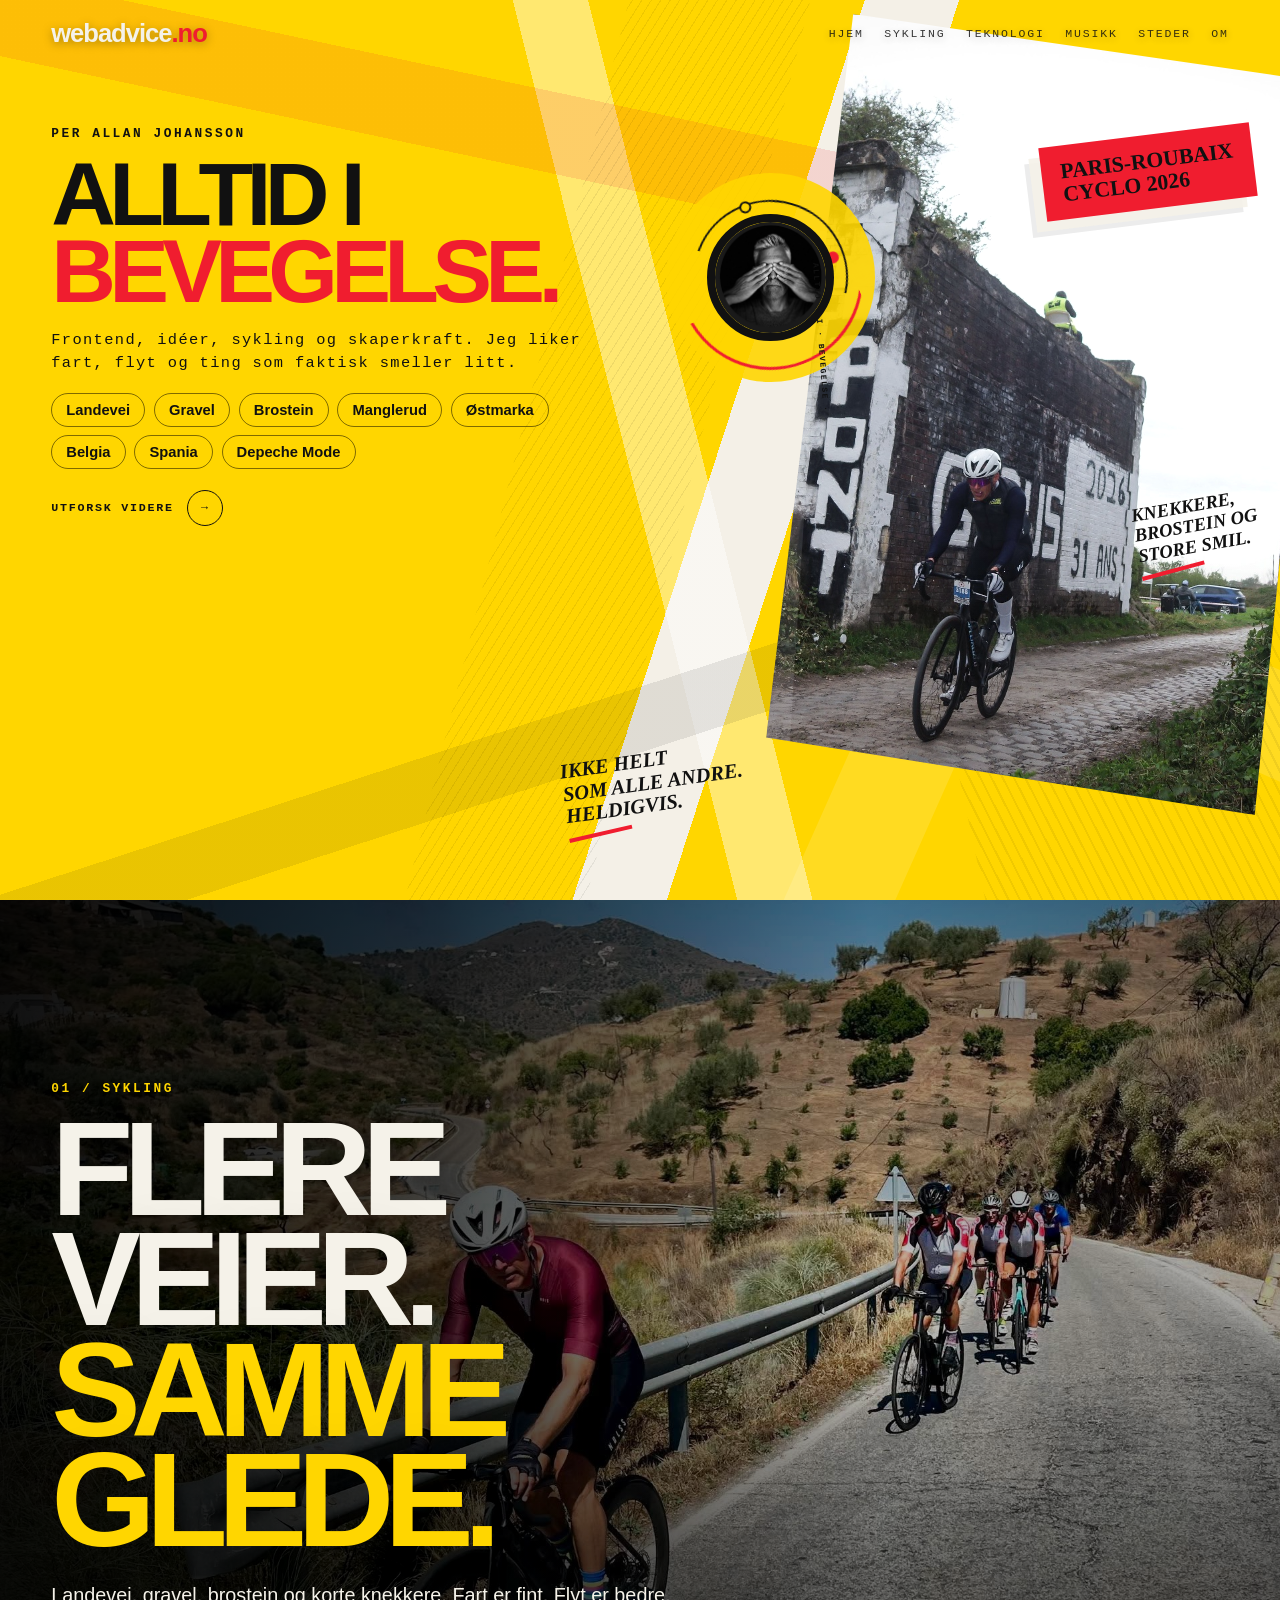
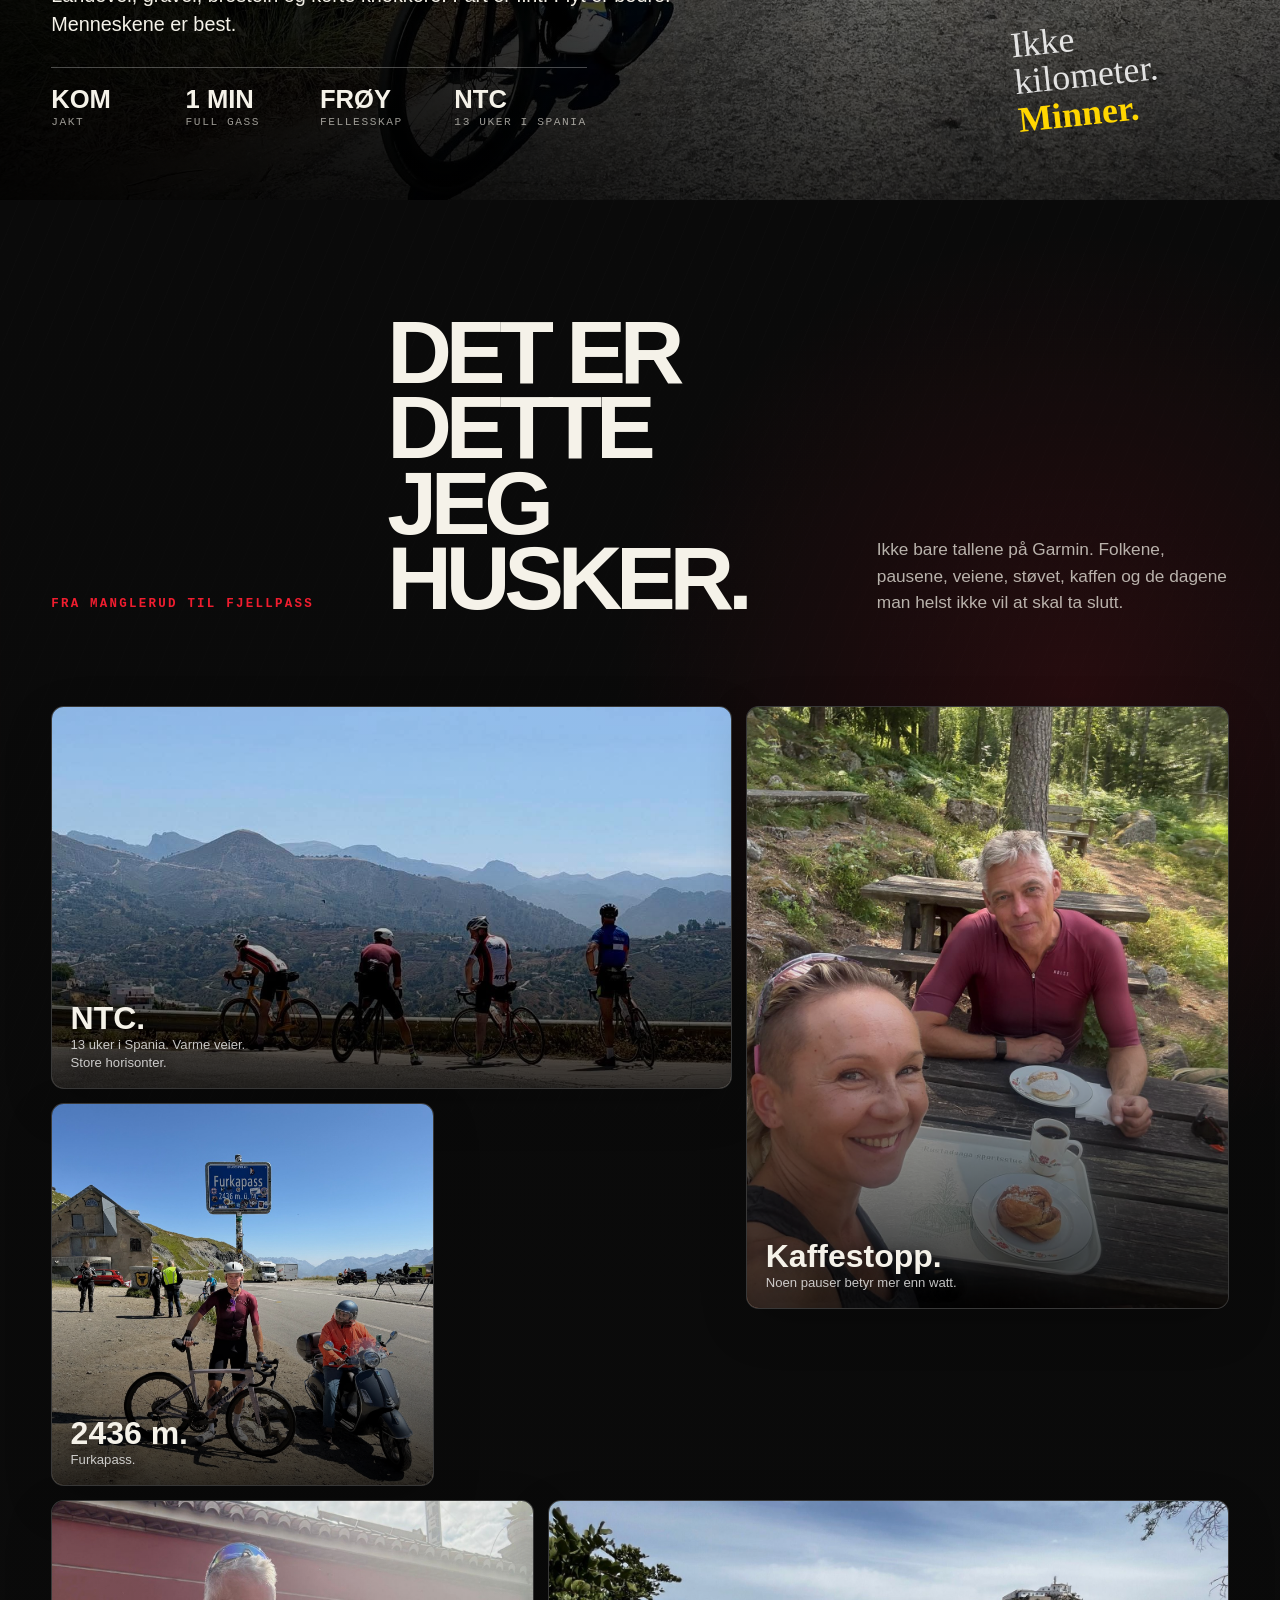
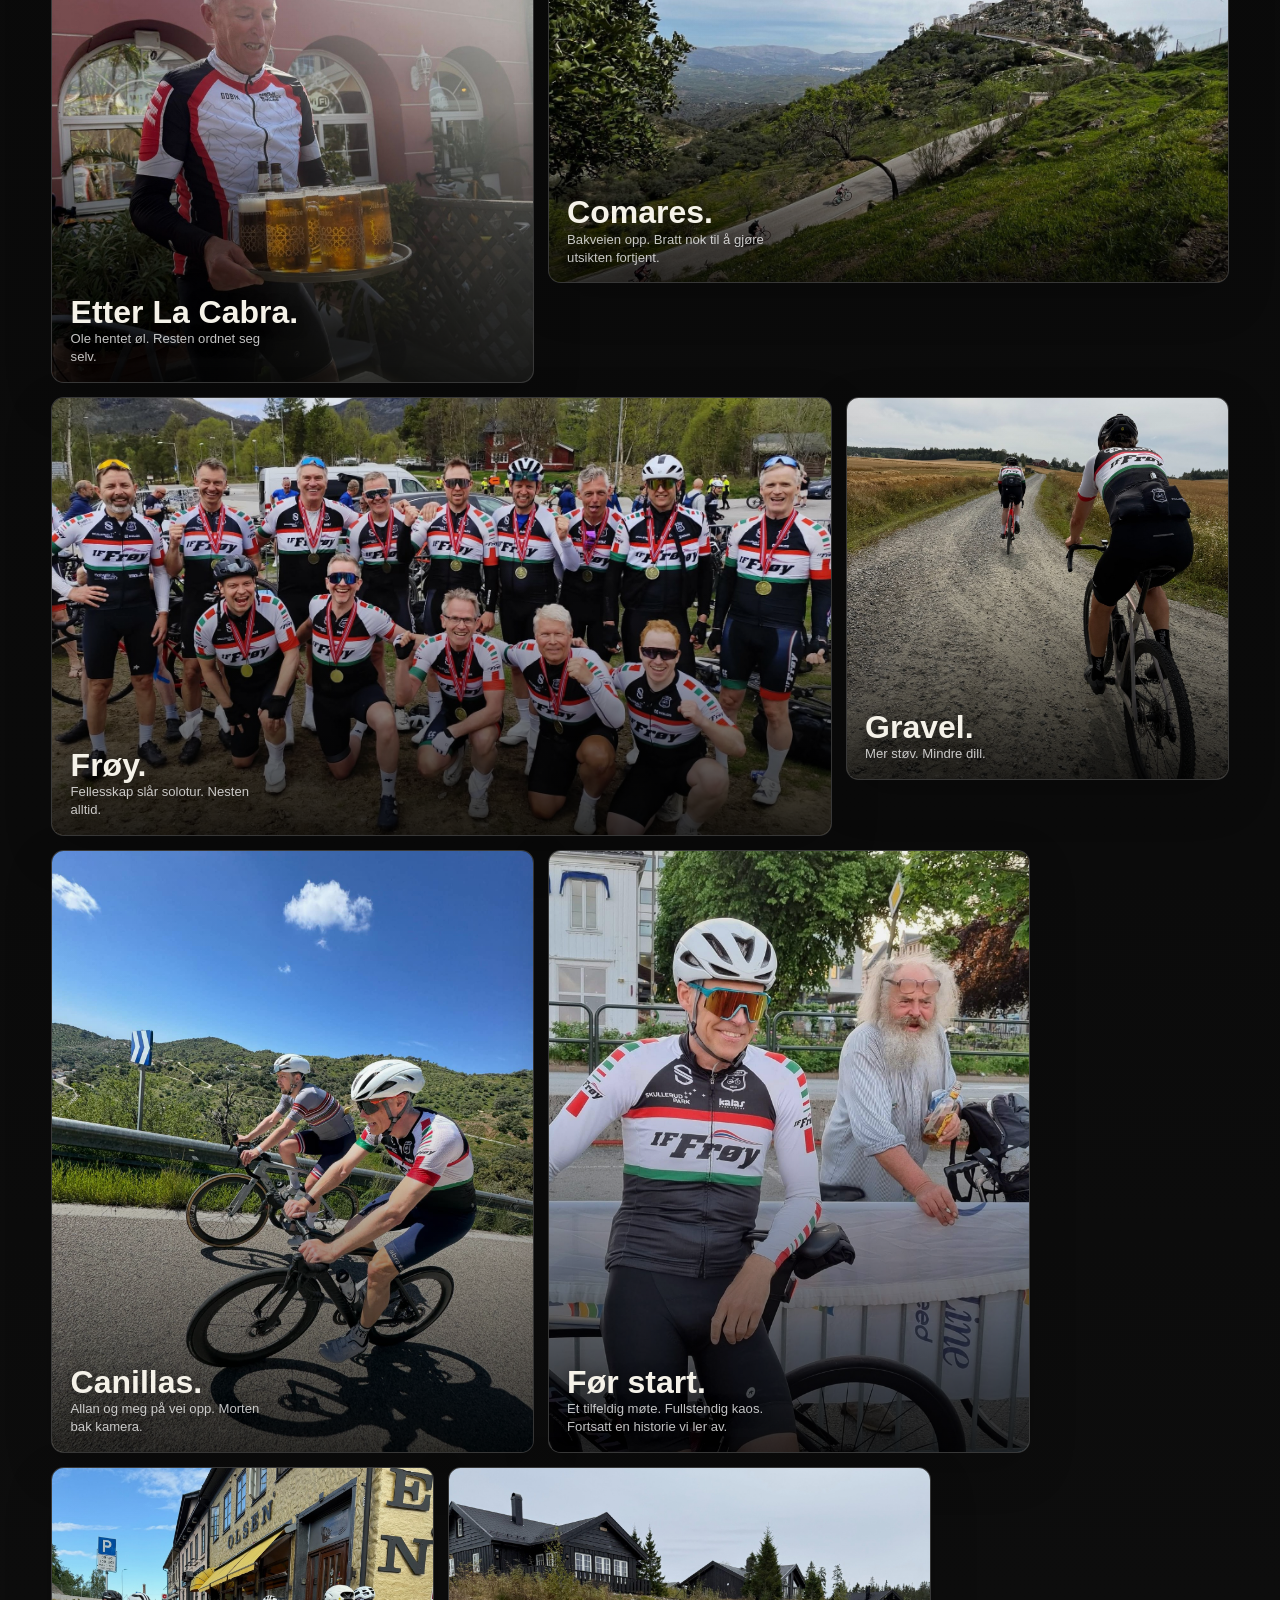
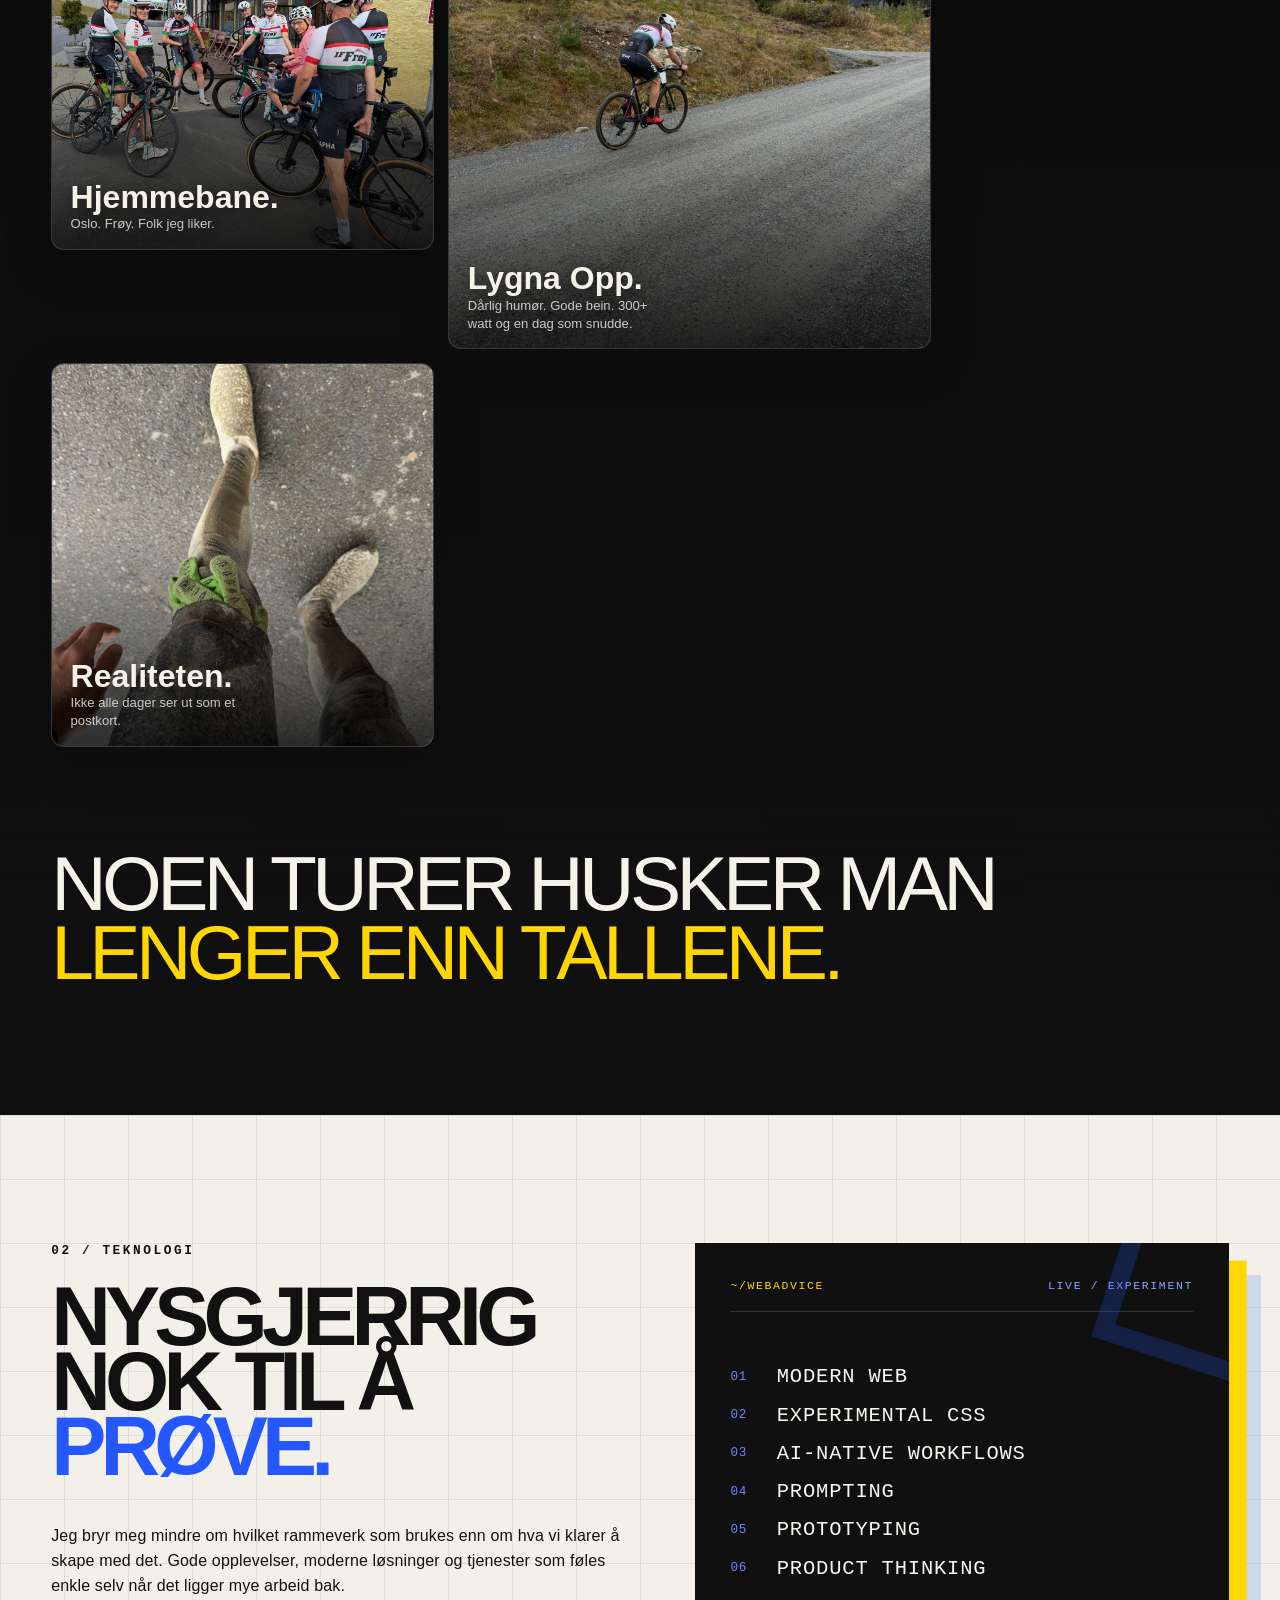
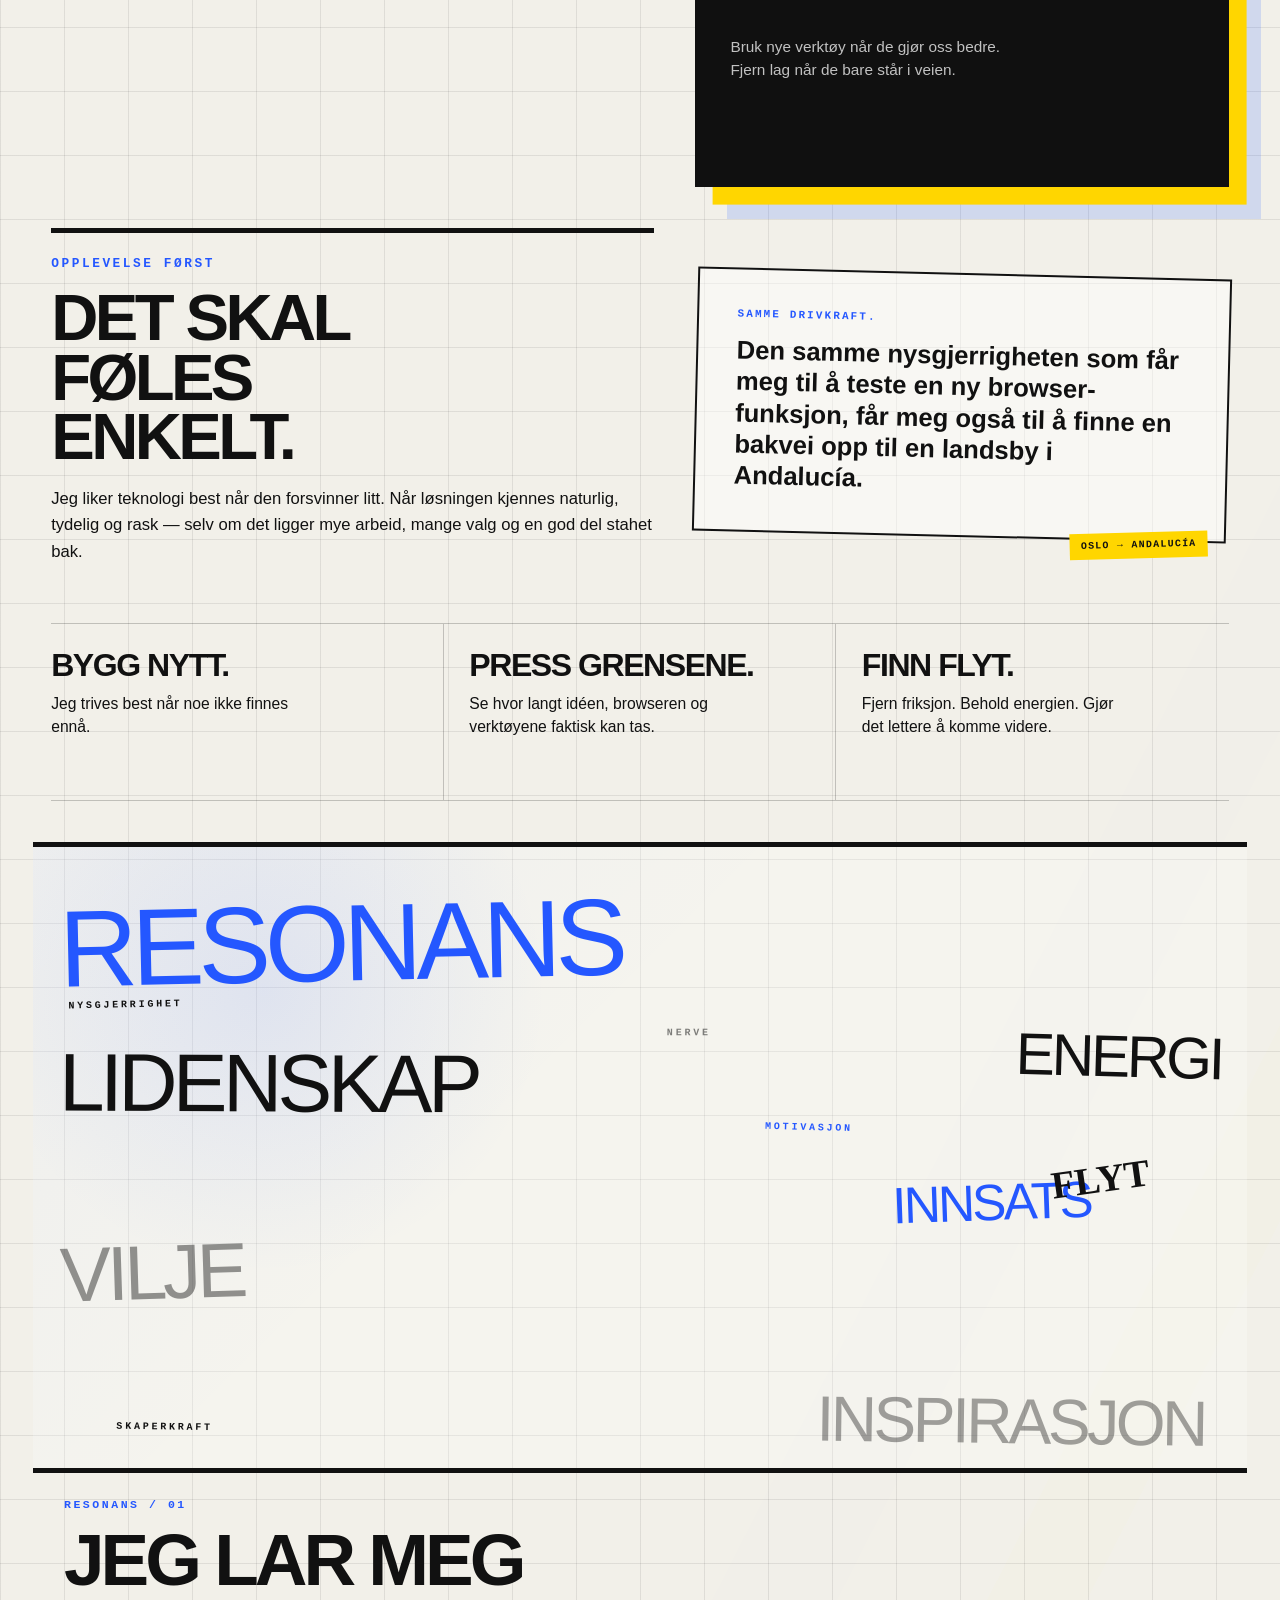
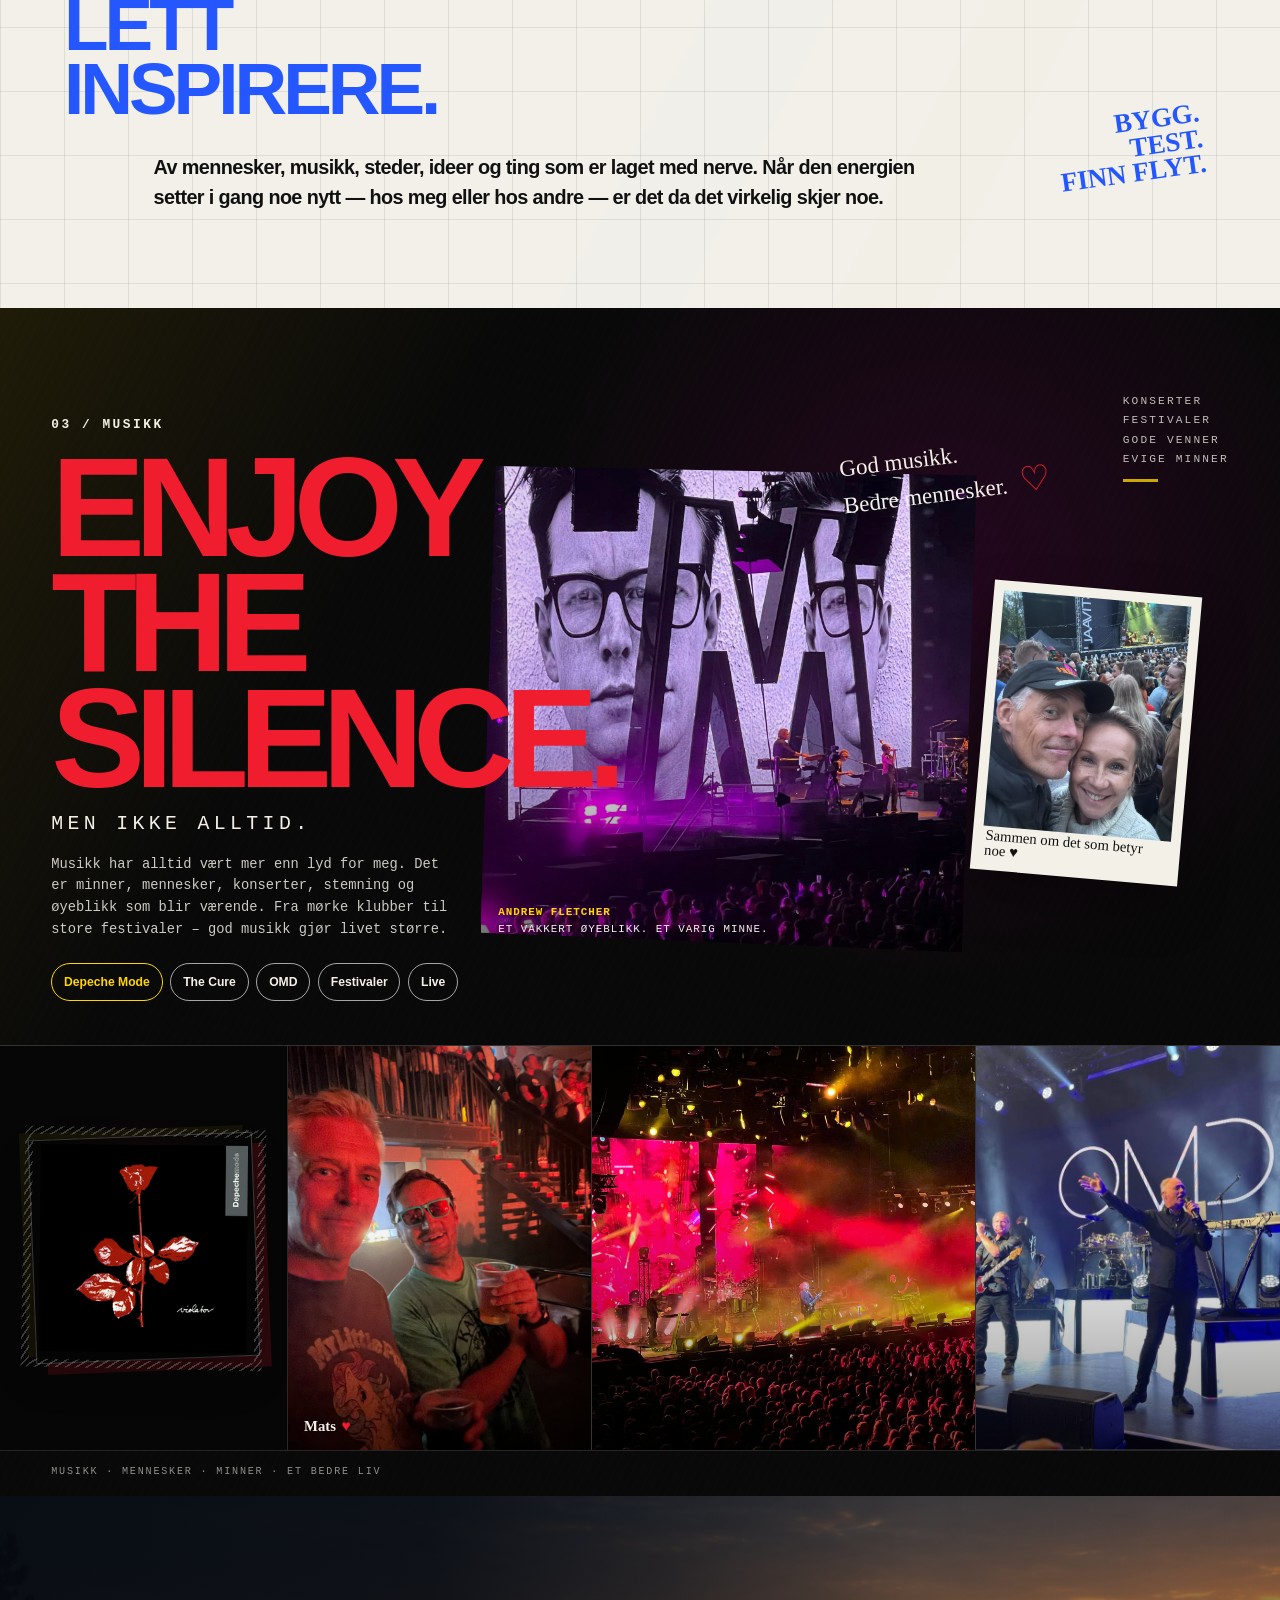
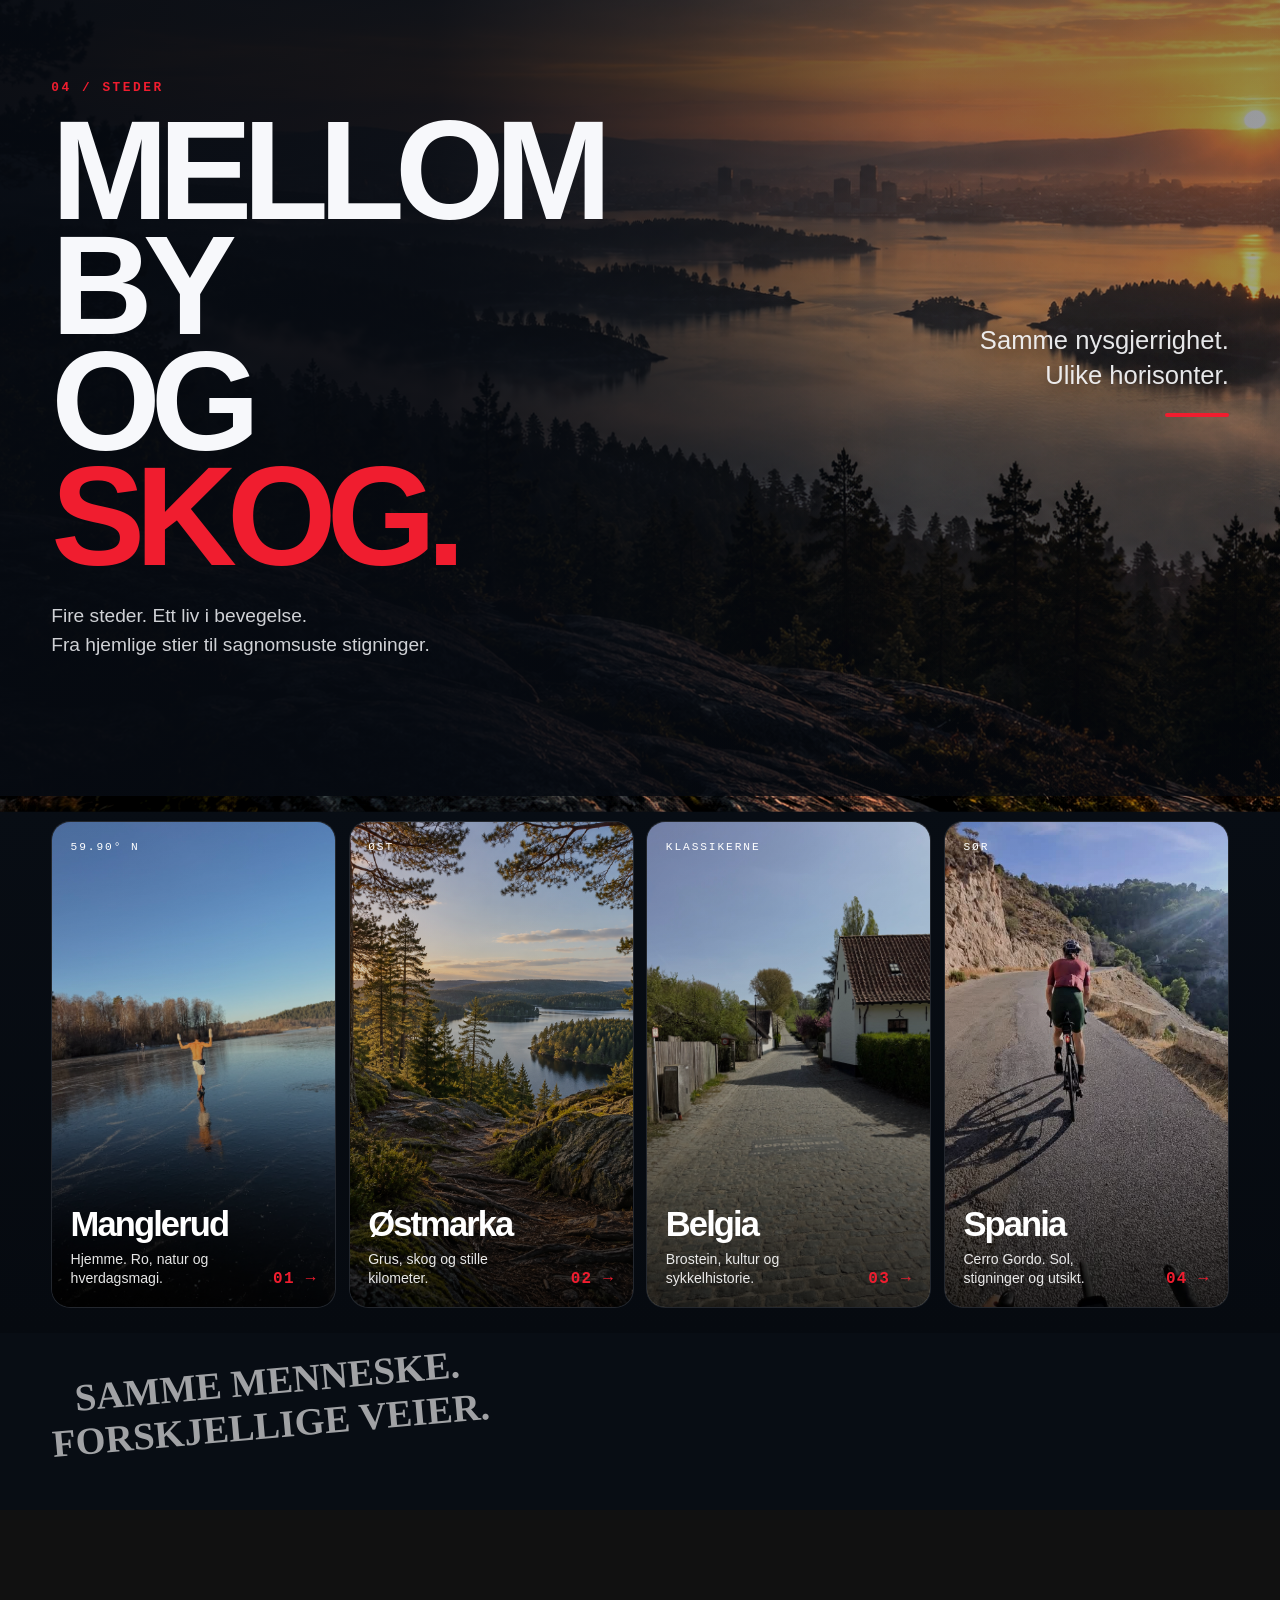
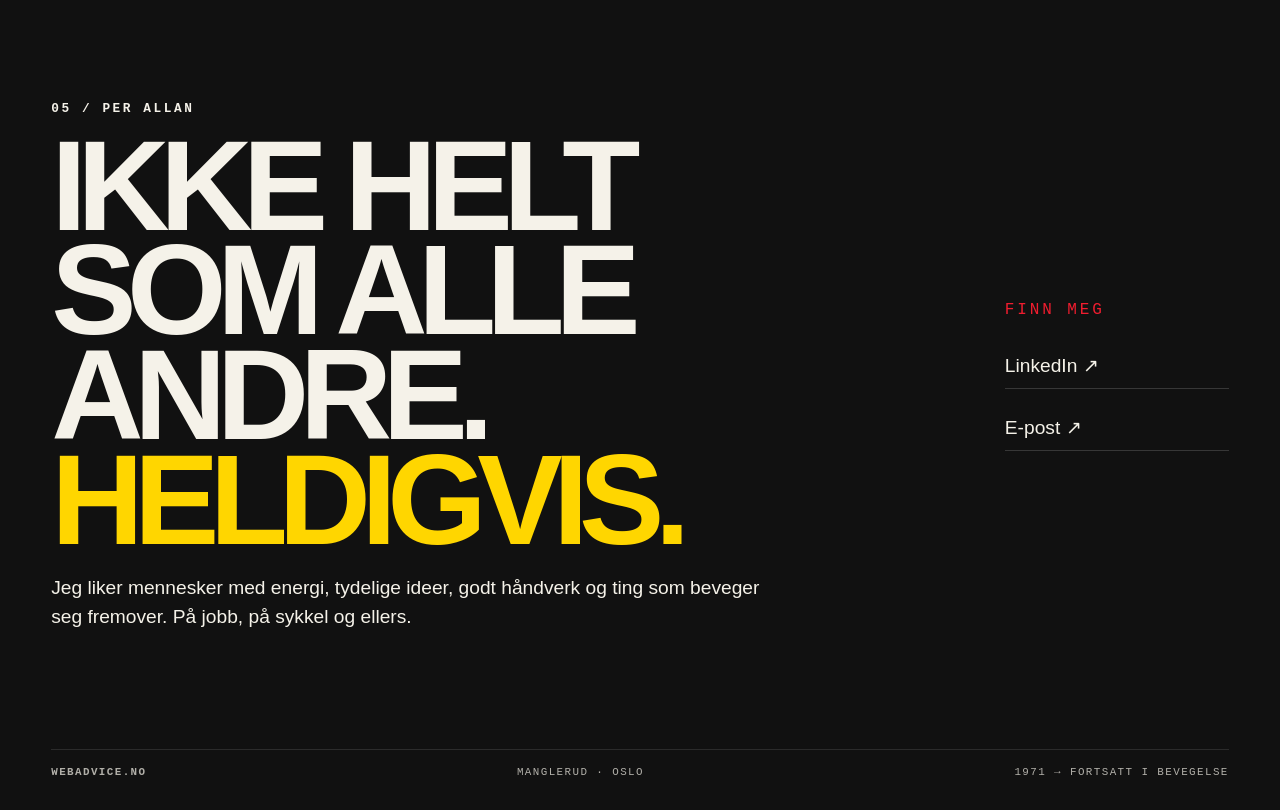
<file: index.html>
<!doctype html>
<html lang="nb">
<head>
  <meta charset="utf-8">
  <meta name="viewport" content="width=device-width, initial-scale=1, viewport-fit=cover">

  <!-- Google tag (gtag.js) -->
  <script async src="https://www.googletagmanager.com/gtag/js?id=G-438C1VW0TM"></script>
  <script>
    window.dataLayer = window.dataLayer || [];
    function gtag(){dataLayer.push(arguments);}
    gtag('js', new Date());

    gtag('config', 'G-438C1VW0TM');
  </script>

  <title>Per Allan Johansson — alltid i bevegelse | webadvice.no</title>
  <meta
    name="description"
    content="Per Allan Johansson — frontend, idéer, sykling, musikk og steder. En personlig side om teknologi, mennesker, fart, flyt og ting som faktisk smeller litt."
  >

  <meta name="author" content="Per Allan Johansson">
  <meta name="robots" content="index, follow, max-image-preview:large">
  <meta name="theme-color" content="#ffd600">
  <meta name="color-scheme" content="light dark">

  <link rel="canonical" href="https://webadvice.no/">

  <!-- Open Graph / Facebook / LinkedIn -->
  <meta property="og:locale" content="nb_NO">
  <meta property="og:type" content="website">
  <meta property="og:site_name" content="webadvice.no">
  <meta property="og:title" content="Per Allan Johansson — alltid i bevegelse">
  <meta
    property="og:description"
    content="Frontend, idéer, sykling, musikk og steder. Teknologi, mennesker, fart, flyt og ting som faktisk smeller litt."
  >
  <meta property="og:url" content="https://webadvice.no/">
  <meta property="og:image" content="https://webadvice.no/share.png">
  <meta property="og:image:secure_url" content="https://webadvice.no/share.png">
  <meta property="og:image:type" content="image/png">
  <meta property="og:image:width" content="1731">
  <meta property="og:image:height" content="909">
  <meta property="og:image:alt" content="webadvice.no — Per Allan Johansson, alltid i bevegelse">

  <link rel="icon" href="/favicon.ico" sizes="any">
  <link rel="icon" type="image/png" sizes="32x32" href="/favicon-32x32.png">
  <link rel="icon" type="image/png" sizes="16x16" href="/favicon-16x16.png">
  <link rel="apple-touch-icon" sizes="180x180" href="/apple-touch-icon.png">
  <link rel="mask-icon" href="/safari-pinned-tab.svg" color="#f51d2e">
  <link rel="manifest" href="/site.webmanifest">
  <meta name="theme-color" content="#0b0b0b">

  <!-- X / Twitter -->
  <meta name="twitter:card" content="summary_large_image">
  <meta name="twitter:title" content="Per Allan Johansson — alltid i bevegelse">
  <meta
    name="twitter:description"
    content="Frontend, idéer, sykling, musikk og steder. Teknologi, mennesker, fart, flyt og ting som faktisk smeller litt."
  >
  <meta name="twitter:image" content="https://webadvice.no/share.png">
  <meta name="twitter:image:alt" content="webadvice.no — Per Allan Johansson, alltid i bevegelse">

  <!-- Small quality-of-life metadata -->
  <meta name="application-name" content="webadvice.no">
  <meta name="apple-mobile-web-app-title" content="webadvice.no">
  <meta name="format-detection" content="telephone=no">

  <link rel="stylesheet" href="index.css">
</head>

<body>
  <header class="site-header">
    <a class="wordmark" href="#hjem" aria-label="Til toppen">
      webadvice<span>.no</span>
    </a>

    <nav class="main-nav" aria-label="Hovednavigasjon">
      <a class="nav-home" href="#hjem">Hjem</a>
      <a href="#sykling">Sykling</a>
      <a href="#teknologi">Teknologi</a>
      <a href="#musikk">Musikk</a>
      <a href="#steder">Steder</a>
      <a href="#om">Om</a>
    </nav>
  </header>

  <main>
    <!-- HERO -->
    <section class="panel hero hero-v2" id="hjem">
      <div class="hero-yellow" aria-hidden="true"></div>

      <div class="hero-copy">
        <p class="eyebrow">Per Allan Johansson</p>

        <h1>
          <span class="hero-line hero-line-black">Alltid i</span>
          <span class="hero-line hero-line-red">bevegelse.</span>
        </h1>

        <p class="intro">
          Frontend, idéer, sykling og skaperkraft.
          Jeg liker fart, flyt og ting som faktisk smeller litt.
        </p>

        <div class="hero-tags" aria-label="Noen av tingene jeg liker">
          <a href="#sykling">Landevei</a>
          <a href="#sykling">Gravel</a>
          <a href="#sykling">Brostein</a>
          <a href="#steder">Manglerud</a>
          <a href="#steder">Østmarka</a>
          <a href="#steder">Belgia</a>
          <a href="#steder">Spania</a>
          <a href="#musikk">Depeche Mode</a>
        </div>

        <a class="hero-cta" href="#sykling">
          <span>Utforsk videre</span>
          <i aria-hidden="true">→</i>
        </a>
      </div>

      <div class="portrait-stage">
        <span class="portrait-orbit portrait-orbit-a" aria-hidden="true"></span>
        <span class="portrait-orbit portrait-orbit-b" aria-hidden="true"></span>
        <span class="portrait-orbit-label" aria-hidden="true">ALLTID · I · BEVEGELSE ·</span>

        <figure class="portrait portrait-v2">
          <img src="img/portrait.jpg" alt="Per Allan Johansson">
        </figure>
      </div>

      <figure class="hero-photo hero-photo-v2">
        <img
          src="img/roubaix-2026.jpg"
          alt="Per Allan sykler Paris-Roubaix Cyclo 2026 på brostein i Nord-Frankrike"
        >
      </figure>

      <div class="hero-sticker">
        <span>Paris-Roubaix</span>
        <span>Cyclo 2026</span>
      </div>

      <p class="scribble scribble-one">Ikke helt<br>som alle andre.<br>Heldigvis.</p>
      <p class="scribble scribble-two">Knekkere,<br>brostein og<br>store smil.</p>

      <div class="hero-scratch hero-scratch-a" aria-hidden="true"></div>
      <div class="hero-scratch hero-scratch-b" aria-hidden="true"></div>
    </section>


    <!-- CYCLING -->
    <section class="panel cycling cycling-v3" id="sykling">
      <div class="cycling-hero-v3">
        <figure class="cycling-hero-photo">
          <img src="img/cycling-hero-spain.jpg" alt="Per Allan leder en sykkelgruppe opp en solrik stigning i Spania">
        </figure>

        <div class="cycling-hero-shade" aria-hidden="true"></div>

        <div class="cycling-hero-copy">
          <p class="section-number">01 / Sykling</p>
          <h2>Flere veier.<br><span>Samme glede.</span></h2>
          <p class="cycling-lead">
            Landevei, gravel, brostein og korte knekkere.
            Fart er fint. Flyt er bedre. Menneskene er best.
          </p>

          <div class="cycling-stats" aria-label="Ting jeg liker ved sykling">
            <span><b>KOM</b><small>jakt</small></span>
            <span><b>1 min</b><small>full gass</small></span>
            <span><b>Frøy</b><small>fellesskap</small></span>
            <span><b>NTC</b><small>13 uker i Spania</small></span>
          </div>
        </div>

        <p class="cycling-hero-note">Ikke kilometer.<br><strong>Minner.</strong></p>
      </div>

      <div class="cycling-story">
        <header class="cycling-story-intro">
          <p class="cycling-story-kicker">Fra Manglerud til fjellpass</p>
          <h3>Det er dette<br>jeg husker.</h3>
          <p>
            Ikke bare tallene på Garmin. Folkene, pausene, veiene,
            støvet, kaffen og de dagene man helst ikke vil at skal ta slutt.
          </p>
        </header>

        <div class="cycling-mosaic">
          <figure class="cycling-memory memory-wide memory-spain">
            <img src="img/cycling-spain-vista.jpg" alt="Syklister stopper ved autovernet og ser utover fjellene i Spania">
            <figcaption><b>NTC.</b><span>13 uker i Spania. Varme veier. Store horisonter.</span></figcaption>
          </figure>

          <figure class="cycling-memory memory-tall memory-coffee">
            <img src="img/cycling-suvi-coffee.jpg" alt="Per Allan og Suvi tar en kaffepause ved et bord i skogen">
            <figcaption><b>Kaffestopp.</b><span>Noen pauser betyr mer enn watt.</span></figcaption>
          </figure>

          <figure class="cycling-memory memory-square memory-furka">
            <img src="img/cycling-furkapass.jpg" alt="Per Allan med sykkel på Furkapass i Sveits">
            <figcaption><b>2436 m.</b><span>Furkapass.</span></figcaption>
          </figure>

          <figure class="cycling-memory memory-square memory-lacabra">
            <img src="img/cycling-lacabra.jpg" alt="Ole kommer med et brett øl etter den lange klatringen opp La Cabra i Spania">
            <figcaption><b>Etter La Cabra.</b><span>Ole hentet øl. Resten ordnet seg selv.</span></figcaption>
          </figure>

          <figure class="cycling-memory memory-wide memory-froy">
            <img src="img/cycling-froy-medals.jpg" alt="En stor gruppe syklister fra IF Frøy med medaljer etter ritt">
            <figcaption><b>Frøy.</b><span>Fellesskap slår solotur. Nesten alltid.</span></figcaption>
          </figure>

          <figure class="cycling-memory memory-tall memory-canillas">
            <img src="img/cycling-canillas.jpg" alt="Per Allan og Allan sykler sammen på en solrik fjellvei mot Canillas i Spania">
            <figcaption><b>Canillas.</b><span>Allan og meg på vei opp. Morten bak kamera.</span></figcaption>
          </figure>

          <figure class="cycling-memory memory-wide memory-comares">
            <img src="img/cycling-comares.jpg" alt="NTC-syklister på den bratte bakveien opp mot Comares i Andalucía">
            <figcaption><b>Comares.</b><span>Bakveien opp. Bratt nok til å gjøre utsikten fortjent.</span></figcaption>
          </figure>

          <figure class="cycling-memory memory-square memory-gravel">
            <img src="img/cycling-gravel.jpg" alt="Syklister på grusvei gjennom åpent landskap">
            <figcaption><b>Gravel.</b><span>Mer støv. Mindre dill.</span></figcaption>
          </figure>

          <figure class="cycling-memory memory-tall memory-clt">
            <img src="img/cycling-clt.jpg" alt="Et morsomt tilfeldig møte før start på CLT">
            <figcaption><b>Før start.</b><span>Et tilfeldig møte. Fullstendig kaos. Fortsatt en historie vi ler av.</span></figcaption>
          </figure>

          <figure class="cycling-memory memory-square memory-oslo">
            <img src="img/cycling-froy-oslo.jpg" alt="IF Frøy-syklister samlet utenfor Olsen i Oslo">
            <figcaption><b>Hjemmebane.</b><span>Oslo. Frøy. Folk jeg liker.</span></figcaption>
          </figure>

          <figure class="cycling-memory memory-square memory-lygna">
            <img src="img/cycling-lygna.jpg" alt="Per Allan sykler Lygna Opp alene opp en grusbakke">
            <figcaption><b>Lygna Opp.</b><span>Dårlig humør. Gode bein. 300+ watt og en dag som snudde.</span></figcaption>
          </figure>

          <figure class="cycling-memory memory-square memory-mud">
            <img src="img/cycling-mud.jpg" alt="Sølete sykkelbein og sko etter en våt grustur">
            <figcaption><b>Realiteten.</b><span>Ikke alle dager ser ut som et postkort.</span></figcaption>
          </figure>
        </div>

        <p class="cycling-story-outro">
          Noen turer husker man <span>lenger enn tallene.</span>
        </p>
      </div>
    </section>

    <!-- TECHNOLOGY -->
    <section class="panel tech tech-v3" id="teknologi">
      <div class="tech-v3-grid">
        <div class="tech-v3-title">
          <p class="section-number">02 / Teknologi</p>

          <h2 class="tech-v3-headline">
            <span class="tech-v3-headline__line">Nysgjerrig</span>
            <span class="tech-v3-headline__line">nok til å</span>
            <span class="tech-v3-headline__line tech-v3-headline__line--blue">prøve.</span>
          </h2>

          <p class="tech-v3-lead">
            Jeg bryr meg mindre om hvilket rammeverk som brukes enn om
            hva vi klarer å skape med det. Gode opplevelser, moderne
            løsninger og tjenester som føles enkle selv når det ligger
            mye arbeid bak.
          </p>
        </div>

        <div class="tech-console" aria-label="Ting jeg utforsker akkurat nå">
          <div class="tech-console__top">
            <span class="tech-console__path">~/webadvice</span>
            <span class="tech-console__status">LIVE / EXPERIMENT</span>
          </div>

          <div class="tech-console__body">
            <p><span>01</span> modern web</p>
            <p><span>02</span> experimental css</p>
            <p><span>03</span> ai-native workflows</p>
            <p><span>04</span> prompting</p>
            <p><span>05</span> prototyping</p>
            <p><span>06</span> product thinking</p>
          </div>

          <p class="tech-console__footer">
            Bruk nye verktøy når de gjør oss bedre.<br>
            Fjern lag når de bare står i veien.
          </p>
        </div>

        <article class="tech-thesis">
          <p class="eyebrow">Opplevelse først</p>
          <h3>Det skal føles enkelt.</h3>
          <p>
            Jeg liker teknologi best når den forsvinner litt. Når løsningen
            kjennes naturlig, tydelig og rask — selv om det ligger mye arbeid,
            mange valg og en god del stahet bak.
          </p>
        </article>

        <blockquote class="tech-bridge">
          <span>Samme drivkraft.</span>
          Den samme nysgjerrigheten som får meg til å teste en ny
          browser-funksjon, får meg også til å finne en bakvei opp til
          en landsby i Andalucía.
        </blockquote>

        <div class="tech-principles" aria-label="Hvordan jeg liker å jobbe">
          <article>
            <b>Bygg nytt.</b>
            <span>Jeg trives best når noe ikke finnes ennå.</span>
          </article>
          <article>
            <b>Press grensene.</b>
            <span>Se hvor langt idéen, browseren og verktøyene faktisk kan tas.</span>
          </article>
          <article>
            <b>Finn flyt.</b>
            <span>Fjern friksjon. Behold energien. Gjør det lettere å komme videre.</span>
          </article>
        </div>

        <div class="tech-resonance tech-resonance-v3" aria-label="Ord som betyr noe">
          <div class="resonance-card resonance-card--resonans">
            <span class="resonance-word">resonans</span>
            <span class="resonance-meta">nysgjerrighet</span>
          </div>

          <div class="resonance-card resonance-card--energi">
            <span class="resonance-word">energi</span>
            <span class="resonance-meta">motivasjon</span>
          </div>

          <div class="resonance-card resonance-card--lidenskap">
            <span class="resonance-word">lidenskap</span>
            <span class="resonance-meta">nerve</span>
          </div>

          <div class="resonance-card resonance-card--innsats">
            <span class="resonance-word">innsats</span>
          </div>

          <div class="resonance-card resonance-card--vilje">
            <span class="resonance-word">vilje</span>
          </div>

          <div class="resonance-card resonance-card--inspirasjon">
            <span class="resonance-word">inspirasjon</span>
            <span class="resonance-meta">skaperkraft</span>
          </div>

          <span class="resonance-flyt">flyt</span>
        </div>

        <div class="tech-v3-close tech-v3-close-v2">
          <p class="tech-v3-close__kicker">Resonans / 01</p>
          <p class="tech-v3-close__lead">
            Jeg lar meg <span>lett inspirere.</span>
          </p>
          <p class="tech-v3-close__body">
            Av mennesker, musikk, steder, ideer og ting som er laget med nerve.
            Når den energien setter i gang noe nytt — hos meg eller hos andre —
            er det da det virkelig skjer noe.
          </p>
        </div>

        <p class="tech-v3-scribble">BYGG.<br>TEST.<br>FINN FLYT.</p>
      </div>
    </section>

    <!-- MUSIC -->
    <section class="panel music music-v2" id="musikk">
      <div class="music-grain" aria-hidden="true"></div>

      <div class="music-hero">
        <div class="music-copy">
          <p class="section-number">03 / Musikk</p>

          <h2 class="music-statement">
            <span class="music-statement-white">Enjoy</span>
            <span class="music-statement-yellow">the Silence<span class="music-dot">.</span></span>
          </h2>

          <p class="music-counter">Men ikke alltid.</p>

          <p class="music-note">
            Musikk har alltid vært mer enn lyd for meg.
            Det er minner, mennesker, konserter, stemning og øyeblikk som blir værende.
            Fra mørke klubber til store festivaler – god musikk gjør livet større.
          </p>

          <div class="music-pills" aria-label="Musikk jeg stadig vender tilbake til">
            <a href="#dm-memory">Depeche Mode</a>
            <a href="#cure-memory">The Cure</a>
            <a href="#omd-memory">OMD</a>
            <a href="#music-grid">Festivaler</a>
            <a href="#music-grid">Live</a>
          </div>
        </div>

        <figure class="dm-stage">
          <img
            src="img/dm-telenor-original.jpg"
            alt="Depeche Mode-konsert med minnebilde av Andrew Fletcher på sceneskjermene"
          >
          <figcaption>
            <strong>Andrew Fletcher</strong>
            <span>Et vakkert øyeblikk. Et varig minne.</span>
          </figcaption>
        </figure>

        <figure class="festival-polaroid">
          <img
            src="img/suvi-per-festival-original.jpeg"
            alt="Per Allan og Suvi sammen på festival"
          >
          <figcaption>Sammen om det som betyr noe ♥</figcaption>
        </figure>

        <p class="music-handwritten">
          God musikk.<br>
          Bedre mennesker.
        </p>

        <p class="music-side-note">
          Konserter<br>
          Festivaler<br>
          Gode venner<br>
          Evige minner
        </p>
      </div>

      <div class="music-grid" id="music-grid">
        <figure class="music-card cover-card" id="dm-memory">
          <img
            src="img/violator-original.png"
            alt="Depeche Mode – Violator"
          >
        </figure>

        <figure class="music-card photo-card mats-card">
          <img
            src="img/mats-per-original.jpg"
            alt="Per Allan og Mats på konsert"
          >
          <figcaption class="mats-caption">Mats <span aria-hidden="true">♥</span></figcaption>
        </figure>

        <figure class="music-card photo-card cure-card" id="cure-memory">
          <img
            src="img/the-cure-original.jpg"
            alt="The Cure live i Oslo"
          >
          <figcaption>The Cure. Ufattelig bra.</figcaption>
        </figure>

        <figure class="music-card photo-card omd-card" id="omd-memory">
          <img
            src="img/omd-original.jpg"
            alt="OMD live på scenen"
          >
          <figcaption>OMD · live</figcaption>
        </figure>
      </div>

      <p class="music-footer-line">
        musikk · mennesker · minner · et bedre liv
      </p>
    </section>

    <!-- PLACES -->
    <section class="panel places places-v2" id="steder">
      <div class="places-hero">
        <img
          class="places-hero__image"
          src="img/place-hero.png"
          alt=""
          aria-hidden="true"
        >
        <div class="places-hero__shade" aria-hidden="true"></div>

        <div class="places-hero__copy">
          <p class="section-number">04 / Steder</p>
          <h2>Mellom by<br>og <span>skog.</span></h2>

          <p class="places-intro">
            Fire steder. Ett liv i bevegelse.<br>
            Fra hjemlige stier til sagnomsuste stigninger.
          </p>
        </div>

        <p class="places-hero__quote">
          Samme nysgjerrighet.<br>
          Ulike horisonter.
        </p>
      </div>

      <div class="places-cards" aria-label="Steder som betyr noe">
        <article class="place-photo-card" aria-label="Manglerud">
          <img src="img/place-manglerud.jpg" alt="Østensjøvannet ved Manglerud på vinteren">
          <span class="place-photo-card__shade" aria-hidden="true"></span>
          <span class="place-photo-card__meta">59.90° N</span>
          <span class="place-photo-card__body">
            <strong>Manglerud</strong>
            <span>Hjemme. Ro, natur og hverdagsmagi.</span>
          </span>
          <span class="place-photo-card__index">01 →</span>
        </article>

        <article class="place-photo-card" aria-label="Østmarka">
          <img src="img/place-ostmarka.png" alt="Skog og landskap i Østmarka">
          <span class="place-photo-card__shade" aria-hidden="true"></span>
          <span class="place-photo-card__meta">ØST</span>
          <span class="place-photo-card__body">
            <strong>Østmarka</strong>
            <span>Grus, skog og stille kilometer.</span>
          </span>
          <span class="place-photo-card__index">02 →</span>
        </article>

        <article class="place-photo-card" aria-label="Belgia">
          <img src="img/place-belgia.jpg" alt="Koppenberg i Belgia, fotografert av Per Allan">
          <span class="place-photo-card__shade" aria-hidden="true"></span>
          <span class="place-photo-card__meta">KLASSIKERNE</span>
          <span class="place-photo-card__body">
            <strong>Belgia</strong>
            <span>Brostein, kultur og sykkelhistorie.</span>
          </span>
          <span class="place-photo-card__index">03 →</span>
        </article>

        <article class="place-photo-card" aria-label="Spania">
          <img src="img/place-cerro-gordo.png" alt="Cerro Gordo ved Middelhavet">
          <span class="place-photo-card__shade" aria-hidden="true"></span>
          <span class="place-photo-card__meta">SØR</span>
          <span class="place-photo-card__body">
            <strong>Spania</strong>
            <span>Cerro Gordo. Sol, stigninger og utsikt.</span>
          </span>
          <span class="place-photo-card__index">04 →</span>
        </article>
      </div>

      <p class="place-manifest">
        Samme menneske.<br>
        Forskjellige veier.
      </p>
    </section>

    <!-- ABOUT -->
    <section class="panel about" id="om">
      <div class="about-main">
        <p class="section-number">05 / Per Allan</p>
        <h2>Ikke helt<br>som alle andre.<br><span>Heldigvis.</span></h2>

        <p>
          Jeg liker mennesker med energi, tydelige ideer, godt håndverk
          og ting som beveger seg fremover. På jobb, på sykkel og ellers.
        </p>
      </div>

      <div class="about-links">
        <p>Finn meg</p>
        <a href="https://www.linkedin.com/in/perallan/">LinkedIn ↗</a>
        <a href="mailto:perallan@gmail.com">E-post ↗</a>
      </div>

      <footer>
        <strong>webadvice.no</strong>
        <span>Manglerud · Oslo</span>
        <span>1971 → fortsatt i bevegelse</span>
      </footer>
    </section>
  </main>
</body>
</html>
</file>
<file: index.css>
/* =========================================================
   webadvice.no — V1
   Only HTML + CSS. No JS, no build step, no dependencies.
   ========================================================= */

*,
*::before,
*::after {
  box-sizing: border-box;
}

:root {
  --yellow: #ffd600;
  --red: #f01d2f;
  --black: #111;
  --offblack: #171717;
  --white: #f5f2e9;
  --line: rgba(255,255,255,.16);
  --pad: clamp(1.25rem, 4vw, 4.5rem);
}

html {
  scroll-behavior: smooth;
  scroll-snap-type: y proximity;
  background: var(--black);
}

body {
  margin: 0;
  color: var(--white);
  background: var(--black);
  font-family: Arial, Helvetica, sans-serif;
  -webkit-font-smoothing: antialiased;
}

a {
  color: inherit;
  text-decoration: none;
}

img {
  display: block;
  width: 100%;
}

.site-header {
  position: fixed;
  inset: 0 0 auto 0;
  z-index: 100;
  display: flex;
  align-items: center;
  justify-content: space-between;
  gap: 2rem;
  padding: 1.2rem var(--pad);
  mix-blend-mode: difference;
  color: white;
  pointer-events: none;
}

.site-header a {
  pointer-events: auto;
}

.wordmark {
  font-weight: 900;
  font-size: clamp(1.15rem, 2vw, 1.7rem);
  letter-spacing: -.04em;
}

.wordmark span {
  color: var(--yellow);
}

.main-nav {
  display: flex;
  gap: clamp(.7rem, 1.6vw, 1.7rem);
  font-family: ui-monospace, SFMono-Regular, Menlo, monospace;
  font-size: .72rem;
  text-transform: uppercase;
  letter-spacing: .16em;
}

.main-nav a {
  opacity: .68;
  transition: opacity .2s ease, transform .2s ease;
}

.main-nav a:hover,
.main-nav a:focus-visible {
  opacity: 1;
  transform: translateY(-2px);
}

.panel {
  min-height: 100svh;
  position: relative;
  overflow: hidden;
  scroll-snap-align: start;
}

/* HERO ---------------------------------------------------- */

.hero {
  background: var(--yellow);
  color: var(--black);
  display: grid;
  grid-template-columns: minmax(0, 1.2fr) minmax(18rem, .8fr) minmax(26rem, 1.1fr);
  align-items: center;
  gap: clamp(1rem, 2.4vw, 2.5rem);
  padding: clamp(7rem, 10vh, 9rem) var(--pad) 3.5rem;
}

.hero::after {
  content: "";
  position: absolute;
  inset: auto -9vw -24vw auto;
  width: 46vw;
  aspect-ratio: 1;
  border: clamp(3rem, 8vw, 8rem) solid rgba(255,255,255,.13);
  transform: rotate(24deg);
  pointer-events: none;
}

.eyebrow,
.section-number {
  margin: 0 0 1.1rem;
  font-family: ui-monospace, SFMono-Regular, Menlo, monospace;
  font-size: clamp(.72rem, 1vw, .9rem);
  font-weight: 800;
  text-transform: uppercase;
  letter-spacing: .2em;
}

.hero h1,
.cycling h2,
.tech h2,
.music h2,
.places h2,
.about h2 {
  margin: 0;
  font-family: "Arial Black", Impact, Arial, sans-serif;
  text-transform: uppercase;
  letter-spacing: -.075em;
  line-height: .82;
}

.hero h1 {
  font-size: clamp(5rem, 10vw, 10.5rem);
  max-width: 8ch;
}

.hero h1 span {
  display: block;
  color: var(--red);
}

.intro {
  max-width: 42rem;
  margin: 1.6rem 0 1.5rem;
  font-size: clamp(1rem, 1.35vw, 1.35rem);
  line-height: 1.45;
  letter-spacing: .05em;
}

.hero-tags {
  display: flex;
  flex-wrap: wrap;
  gap: .65rem;
  max-width: 43rem;
}

.hero-tags a {
  border: 1px solid rgba(0,0,0,.5);
  border-radius: 999px;
  padding: .55rem .95rem;
  font-weight: 700;
  transition: .2s ease;
}

.hero-tags a:hover,
.hero-tags a:focus-visible {
  color: white;
  background: black;
  transform: translateY(-2px);
}

.portrait {
  position: relative;
  z-index: 3;
  width: min(20vw, 19rem);
  aspect-ratio: 1;
  margin: 0 auto;
  border-radius: 50%;
  overflow: hidden;
  box-shadow: 0 0 0 1rem var(--yellow);
}

.portrait img {
  height: 100%;
  object-fit: cover;
}

.hero-photo {
  position: relative;
  margin: 0;
  height: min(73vh, 49rem);
  transform: rotate(2.8deg) translateX(1vw);
  clip-path: polygon(6% 0,100% 3%,96% 100%,0 97%);
  background: black;
}

.hero-photo img {
  height: 100%;
  object-fit: cover;
}

.hero-photo figcaption {
  position: absolute;
  right: 1rem;
  top: 1rem;
  padding: .55rem .7rem;
  color: black;
  background: var(--red);
  font-family: ui-monospace, monospace;
  font-weight: 900;
  text-transform: uppercase;
  letter-spacing: .1em;
}

.scribble {
  position: absolute;
  z-index: 4;
  margin: 0;
  font-family: "Segoe Print", "Bradley Hand", "Comic Sans MS", cursive;
  font-weight: 800;
  font-style: italic;
  text-transform: uppercase;
  line-height: 1.1;
  transform: rotate(-8deg);
}

.scribble-one {
  left: 48%;
  bottom: 8%;
  font-size: clamp(1rem, 1.7vw, 1.7rem);
}

.scribble-two {
  right: 1.4%;
  top: 48%;
  color: var(--black);
  font-size: clamp(.9rem, 1.45vw, 1.45rem);
  transform: rotate(-10deg);
}

.scribble-two::after,
.scribble-one::after {
  content: "";
  display: block;
  width: 4rem;
  height: .28rem;
  margin-top: .5rem;
  background: var(--red);
  transform: rotate(-5deg);
}

.scroll-hint {
  position: absolute;
  left: var(--pad);
  bottom: 1.4rem;
  z-index: 5;
  display: flex;
  align-items: center;
  gap: .8rem;
  font-family: ui-monospace, monospace;
  text-transform: uppercase;
  letter-spacing: .14em;
  font-size: .72rem;
  font-weight: 800;
}

.scroll-hint i {
  display: grid;
  place-items: center;
  width: 2.4rem;
  aspect-ratio: 1;
  border: 1px solid black;
  border-radius: 50%;
  font-style: normal;
}

/* CYCLING ------------------------------------------------- */

.cycling {
  display: grid;
  align-items: end;
  background: black;
}

.photo-bg {
  position: absolute;
  inset: 0;
  background:
    linear-gradient(90deg, rgba(0,0,0,.94) 0 32%, rgba(0,0,0,.18) 65%, rgba(0,0,0,.34)),
    url("img/roubaix-2026.jpg") center / cover no-repeat;
  transform: scale(1.03);
}

.cycling-copy {
  position: relative;
  z-index: 2;
  width: min(49rem, 90vw);
  padding: 9rem var(--pad) 5rem;
}

.cycling h2 {
  font-size: clamp(4.8rem, 10vw, 10rem);
}

.cycling h2 span {
  color: var(--yellow);
}

.cycling-copy > p:not(.section-number) {
  max-width: 37rem;
  font-size: clamp(1rem, 1.5vw, 1.4rem);
  line-height: 1.5;
}

.stat-strip {
  display: flex;
  gap: 2rem;
  margin-top: 2rem;
  border-top: 1px solid var(--line);
  padding-top: 1.2rem;
}

.stat-strip span {
  display: grid;
  gap: .15rem;
}

.stat-strip b {
  font-family: "Arial Black", Impact, sans-serif;
  font-size: 1.6rem;
  text-transform: uppercase;
}

.stat-strip small {
  opacity: .55;
  text-transform: uppercase;
  letter-spacing: .13em;
}

.cycling blockquote {
  position: absolute;
  right: var(--pad);
  bottom: 4rem;
  z-index: 2;
  max-width: 12ch;
  margin: 0;
  color: var(--yellow);
  font-family: "Segoe Print", cursive;
  font-size: clamp(1.4rem, 2.6vw, 2.8rem);
  line-height: 1.1;
  transform: rotate(-6deg);
}

/* TECH ---------------------------------------------------- */

.tech {
  background: #f2f0e9;
  color: #111;
  padding: 8rem var(--pad) 5rem;
}

.tech::before {
  content: "";
  position: absolute;
  inset: 0;
  opacity: .09;
  background-image:
    linear-gradient(#111 1px, transparent 1px),
    linear-gradient(90deg, #111 1px, transparent 1px);
  background-size: 4rem 4rem;
}

.tech-grid {
  position: relative;
  z-index: 2;
  display: grid;
  grid-template-columns: 1.1fr .9fr;
  grid-template-rows: auto auto;
  gap: clamp(2rem, 5vw, 6rem);
  max-width: 92rem;
  margin: 0 auto;
}

.tech h2 {
  font-size: clamp(4.6rem, 9vw, 9.5rem);
}

.tech h2 span {
  color: var(--red);
}

.terminal-card {
  align-self: end;
  background: #111;
  color: white;
  padding: clamp(1.4rem, 3vw, 2.5rem);
  box-shadow: 1.2rem 1.2rem 0 var(--yellow);
}

.terminal-label {
  color: var(--yellow);
  font-family: ui-monospace, monospace;
}

.terminal-card pre {
  margin: 2rem 0;
  font-size: clamp(1rem, 1.7vw, 1.5rem);
  line-height: 1.5;
}

.manifest {
  grid-column: 1;
  max-width: 42rem;
}

.manifest h3 {
  margin: .2rem 0 1rem;
  font-size: clamp(2rem, 4vw, 4.5rem);
  line-height: .95;
}

.manifest p:last-child {
  font-size: clamp(1rem, 1.4vw, 1.3rem);
  line-height: 1.5;
}

.tech-scribble {
  align-self: center;
  justify-self: center;
  font-family: "Segoe Print", cursive;
  font-size: clamp(1.7rem, 3vw, 3rem);
  font-weight: 800;
  text-transform: uppercase;
  transform: rotate(-8deg);
}

/* MUSIC --------------------------------------------------- */

.music {
  min-height: 115svh;
  background: #090909;
  color: #f0ede5;
}

.music-image {
  position: absolute;
  inset: 0;
  background:
    linear-gradient(90deg, rgba(0,0,0,.96) 0 42%, rgba(0,0,0,.38) 68%, rgba(0,0,0,.62)),
    url("img/construction-time-again.jpg") 72% center / cover no-repeat;
  filter: grayscale(1) contrast(1.2);
}

.music-grain {
  position: absolute;
  inset: 0;
  opacity: .22;
  background:
    repeating-radial-gradient(circle at 20% 30%, rgba(255,255,255,.1) 0 1px, transparent 1px 4px);
  mix-blend-mode: overlay;
}

.music-copy {
  position: relative;
  z-index: 2;
  padding: 9rem var(--pad) 5rem;
  width: min(58rem, 88vw);
}

.dm-mark {
  margin: 0;
  color: var(--red);
  font-family: "Arial Black", Impact, sans-serif;
  font-size: clamp(3rem, 7vw, 7rem);
  line-height: .75;
  letter-spacing: -.09em;
}

.music h2 {
  font-size: clamp(5rem, 11vw, 11rem);
}

.music h2 span {
  color: var(--red);
}

.music-note {
  max-width: 38rem;
  font-size: clamp(1rem, 1.4vw, 1.3rem);
  line-height: 1.5;
}

.tracks {
  display: grid;
  gap: .5rem;
  margin-top: 2rem;
  width: fit-content;
  font-family: ui-monospace, monospace;
  text-transform: uppercase;
  letter-spacing: .13em;
  font-size: .73rem;
}

.tracks span {
  border-bottom: 1px solid rgba(255,255,255,.14);
  padding-bottom: .45rem;
}

.music-side {
  position: absolute;
  z-index: 2;
  right: var(--pad);
  bottom: 7%;
  color: var(--red);
  font-family: ui-monospace, monospace;
  text-transform: uppercase;
  letter-spacing: .22em;
  line-height: 1.8;
}

/* PLACES -------------------------------------------------- */

.places {
  background: var(--yellow);
  color: black;
  padding: 8rem var(--pad) 5rem;
}

.places h2 {
  font-size: clamp(5rem, 11vw, 11rem);
}

.places h2 span {
  color: var(--red);
}

.place-grid {
  display: grid;
  grid-template-columns: repeat(4, 1fr);
  gap: 1px;
  margin-top: 3rem;
  background: rgba(0,0,0,.25);
  border: 1px solid rgba(0,0,0,.25);
}

.place-grid article {
  min-height: 18rem;
  padding: 1.5rem;
  background: var(--yellow);
  display: flex;
  flex-direction: column;
  justify-content: flex-end;
  transition: background .2s ease, color .2s ease;
}

.place-grid article:hover {
  background: black;
  color: white;
}

.place-grid span {
  margin-bottom: auto;
  font-family: ui-monospace, monospace;
  font-size: .72rem;
  text-transform: uppercase;
  letter-spacing: .14em;
}

.place-grid h3 {
  margin: 0 0 .6rem;
  font-size: clamp(2rem, 3.2vw, 3.5rem);
  line-height: .9;
}

.place-grid p {
  margin: 0;
  opacity: .65;
}

.place-manifest {
  margin: 2rem 0 0 auto;
  width: fit-content;
  font-family: "Segoe Print", cursive;
  font-size: clamp(1.7rem, 3vw, 3rem);
  font-weight: 800;
  text-transform: uppercase;
  transform: rotate(-5deg);
}

/* ABOUT --------------------------------------------------- */

.about {
  display: grid;
  grid-template-columns: 1fr auto;
  align-items: center;
  gap: 4rem;
  background: #111;
  padding: 9rem var(--pad) 7rem;
}

.about-main {
  max-width: 70rem;
}

.about h2 {
  font-size: clamp(5rem, 10vw, 10rem);
}

.about h2 span {
  color: var(--yellow);
}

.about-main > p:last-child {
  max-width: 45rem;
  font-size: clamp(1rem, 1.5vw, 1.35rem);
  line-height: 1.55;
}

.about-links {
  display: grid;
  gap: 1rem;
  min-width: 14rem;
}

.about-links p {
  margin: 0 0 .5rem;
  color: var(--red);
  font-family: ui-monospace, monospace;
  text-transform: uppercase;
  letter-spacing: .18em;
}

.about-links a {
  border-bottom: 1px solid var(--line);
  padding: .7rem 0;
  font-size: 1.2rem;
}

.about footer {
  position: absolute;
  inset: auto var(--pad) 2rem;
  display: flex;
  justify-content: space-between;
  gap: 1rem;
  padding-top: 1rem;
  border-top: 1px solid var(--line);
  font-family: ui-monospace, monospace;
  font-size: .68rem;
  text-transform: uppercase;
  letter-spacing: .13em;
  opacity: .7;
}

/* Motion -------------------------------------------------- */

@media (prefers-reduced-motion: no-preference) {
  @supports (animation-timeline: view()) {
    .hero-photo,
    .portrait,
    .cycling-copy,
    .tech-grid,
    .music-copy,
    .place-grid,
    .about-main {
      animation: reveal linear both;
      animation-timeline: view();
      animation-range: entry 5% cover 35%;
    }

    @keyframes reveal {
      from {
        opacity: .2;
        transform: translateY(2.4rem);
      }
      to {
        opacity: 1;
        transform: translateY(0);
      }
    }

    .hero-photo {
      animation-name: heroReveal;
    }

    @keyframes heroReveal {
      from {
        opacity: .25;
        transform: rotate(6deg) translate(3rem, 3rem) scale(.93);
      }
      to {
        opacity: 1;
        transform: rotate(2.8deg) translateX(1vw) scale(1);
      }
    }
  }
}

/* Responsive --------------------------------------------- */

@media (max-width: 1000px) {
  .site-header {
    align-items: flex-start;
  }

  .main-nav {
    max-width: 28rem;
    justify-content: flex-end;
    flex-wrap: wrap;
  }

  .hero {
    grid-template-columns: 1fr .58fr;
    grid-template-rows: auto auto;
    align-content: center;
  }

  .hero-copy {
    grid-column: 1;
  }

  .portrait {
    grid-column: 2;
    width: min(30vw, 17rem);
  }

  .hero-photo {
    grid-column: 1 / -1;
    height: 36vh;
    transform: none;
    clip-path: polygon(0 5%,100% 0,97% 100%,3% 95%);
  }

  .scribble-one {
    left: auto;
    right: 8%;
    bottom: 36%;
  }

  .scribble-two {
    display: none;
  }

  .tech-grid {
    grid-template-columns: 1fr;
  }

  .manifest,
  .terminal-card {
    grid-column: 1;
  }

  .place-grid {
    grid-template-columns: 1fr 1fr;
  }
}

@media (max-width: 700px) {
  html {
    scroll-snap-type: y mandatory;
  }

  .site-header {
    padding-top: .9rem;
  }

  .main-nav a:not(:first-child):not(:last-child) {
    display: none;
  }

  .hero {
    display: block;
    padding-top: 7rem;
  }

  .hero h1 {
    font-size: clamp(4.3rem, 19vw, 7rem);
  }

  .portrait {
    position: absolute;
    right: 1.1rem;
    top: 19rem;
    width: 8.5rem;
    box-shadow: 0 0 0 .5rem var(--yellow);
  }

  .hero-photo {
    height: 35vh;
    margin-top: 2rem;
  }

  .scribble-one {
    display: none;
  }

  .hero-tags {
    padding-right: 8rem;
  }

  .scroll-hint {
    display: none;
  }

  .cycling-copy,
  .music-copy {
    padding-top: 7rem;
  }

  .cycling h2,
  .tech h2,
  .music h2,
  .places h2,
  .about h2 {
    font-size: clamp(4rem, 18vw, 6.5rem);
  }

  .cycling blockquote {
    display: none;
  }

  .stat-strip {
    gap: 1rem;
  }

  .tech {
    padding-top: 7rem;
  }

  .terminal-card {
    box-shadow: .55rem .55rem 0 var(--yellow);
  }

  .music {
    min-height: 100svh;
  }

  .music-image {
    background:
      linear-gradient(180deg, rgba(0,0,0,.2), rgba(0,0,0,.88) 55%),
      url("img/construction-time-again.jpg") 68% top / auto 55% no-repeat;
  }

  .music-side {
    display: none;
  }

  .places {
    padding-top: 7rem;
  }

  .place-grid {
    grid-template-columns: 1fr 1fr;
  }

  .place-grid article {
    min-height: 13rem;
  }

  .about {
    grid-template-columns: 1fr;
    align-content: center;
    padding-top: 7rem;
  }

  .about footer {
    position: static;
    grid-column: 1;
    display: grid;
    margin-top: 3rem;
  }
}


/* =========================================================
   V2 — HERO REBUILD
   Rawer, louder, closer to the direction sketch.
   ========================================================= */

.hero-v2 {
  min-height: 100svh;
  display: block;
  padding: 0;
  background: var(--yellow);
  color: var(--black);
  isolation: isolate;
}

.hero-v2 .hero-yellow {
  position: absolute;
  inset: 0;
  background:
    linear-gradient(90deg, rgba(255,255,255,.08), transparent 24%),
    var(--yellow);
  z-index: -5;
}

/* left copy block */
.hero-v2 .hero-copy {
  position: absolute;
  z-index: 5;
  left: var(--pad);
  top: clamp(7.5rem, 14vh, 9.5rem);
  width: min(47vw, 48rem);
}

.hero-v2 .eyebrow {
  margin-bottom: 1.15rem;
}

.hero-v2 h1 {
  max-width: none;
  margin: 0;
  font-size: clamp(5.5rem, 10.3vw, 11.5rem);
  line-height: .78;
  letter-spacing: -.08em;
}

.hero-line {
  display: block;
}

.hero-line-red {
  color: var(--red);
}

.hero-v2 .intro {
  width: min(40rem, 90%);
  margin: 1.45rem 0 1.15rem;
  font-family: ui-monospace, SFMono-Regular, Menlo, monospace;
  font-size: clamp(.95rem, 1.2vw, 1.22rem);
  line-height: 1.48;
  letter-spacing: .09em;
}

.hero-v2 .hero-tags {
  width: min(40rem, 92%);
  gap: .55rem;
}

.hero-v2 .hero-tags a {
  padding: .48rem .88rem;
  border-width: 1.5px;
  font-size: .92rem;
}

.hero-cta {
  display: inline-flex;
  align-items: center;
  gap: .85rem;
  margin-top: 1.35rem;
  font-family: ui-monospace, SFMono-Regular, Menlo, monospace;
  font-size: .73rem;
  font-weight: 900;
  text-transform: uppercase;
  letter-spacing: .15em;
}

.hero-cta i {
  display: grid;
  place-items: center;
  width: 2.25rem;
  aspect-ratio: 1;
  border: 1.5px solid currentColor;
  border-radius: 50%;
  font-style: normal;
  transition: transform .2s ease, background .2s ease, color .2s ease;
}

.hero-cta:hover i,
.hero-cta:focus-visible i {
  transform: translateX(.3rem);
  background: #111;
  color: var(--yellow);
}

/* portrait overlaps typography and photo like the sketch */
.portrait-v2 {
  position: absolute;
  z-index: 8;
  left: 43%;
  top: 16%;
  width: clamp(13rem, 18vw, 20rem);
  margin: 0;
  border: .6rem solid #111;
  border-radius: 50%;
  overflow: hidden;
  box-shadow: none;
  transform: translateX(-50%);
}

.portrait-v2 img {
  height: 100%;
  object-fit: cover;
}

/* giant tilted Roubaix image */
.hero-photo-v2 {
  position: absolute;
  z-index: 2;
  right: -3.5vw;
  top: 6vh;
  width: min(48vw, 56rem);
  height: 82vh;
  margin: 0;
  overflow: hidden;
  background: #111;
  transform: rotate(4deg);
  clip-path: polygon(5% 0, 100% 4%, 96% 100%, 0 96%);
  box-shadow: 0 2rem 5rem rgba(0,0,0,.18);
}

.hero-photo-v2::after {
  content: "";
  position: absolute;
  inset: 0;
  background: linear-gradient(180deg, transparent 60%, rgba(0,0,0,.11));
  pointer-events: none;
}

.hero-photo-v2 img {
  width: 100%;
  height: 100%;
  object-fit: cover;
}

/* red hand-made sticker */
.hero-sticker {
  position: absolute;
  z-index: 9;
  right: 2.6%;
  top: 16%;
  display: grid;
  gap: .12rem;
  min-width: 13rem;
  padding: 1rem 1.2rem .9rem;
  background: var(--red);
  color: #111;
  font-family: "Segoe Print", "Bradley Hand", "Comic Sans MS", cursive;
  font-weight: 900;
  font-size: clamp(1.2rem, 1.7vw, 1.75rem);
  line-height: .95;
  text-transform: uppercase;
  transform: rotate(-8deg);
  box-shadow: -.6rem .45rem 0 rgba(17,17,17,.08);
}

.hero-v2 .scribble {
  z-index: 10;
}

.hero-v2 .scribble-one {
  left: 41%;
  bottom: 9%;
  font-size: clamp(1rem, 1.6vw, 1.6rem);
}

.hero-v2 .scribble-two {
  display: block;
  right: 1.7%;
  top: 54%;
  font-size: clamp(.95rem, 1.45vw, 1.45rem);
}

.hero-scratch {
  position: absolute;
  z-index: 1;
  pointer-events: none;
  opacity: .28;
  background:
    repeating-linear-gradient(
      110deg,
      rgba(17,17,17,.26) 0 2px,
      transparent 2px 9px
    );
  filter: contrast(1.2);
}

.hero-scratch-a {
  right: 43%;
  top: -8%;
  width: 8rem;
  height: 115%;
  transform: rotate(14deg);
}

.hero-scratch-b {
  right: -1%;
  bottom: -9%;
  width: 17rem;
  height: 30rem;
  transform: rotate(-12deg);
}

/* desktop refinement */
@media (min-width: 1101px) and (max-height: 820px) {
  .hero-v2 .hero-copy {
    top: 6.8rem;
  }

  .hero-v2 h1 {
    font-size: clamp(4.8rem, 9vw, 8rem);
  }

  .hero-photo-v2 {
    top: 4vh;
    height: 84vh;
  }

  .portrait-v2 {
    top: 14%;
  }
}

/* tablet */
@media (max-width: 1100px) {
  .hero-v2 {
    min-height: 100svh;
    padding: 7.5rem 1.4rem 2rem;
    display: grid;
    grid-template-columns: 1fr;
    align-content: start;
  }

  .hero-v2 .hero-copy {
    position: relative;
    left: auto;
    top: auto;
    width: min(100%, 44rem);
  }

  .hero-v2 h1 {
    font-size: clamp(5rem, 14vw, 8.5rem);
  }

  .portrait-v2 {
    position: absolute;
    left: auto;
    right: 4vw;
    top: 14rem;
    width: clamp(10rem, 23vw, 15rem);
    transform: none;
  }

  .hero-photo-v2 {
    position: relative;
    right: auto;
    top: auto;
    width: 100%;
    height: 42vh;
    margin-top: 2rem;
    transform: rotate(1.5deg);
  }

  .hero-sticker {
    right: 4%;
    top: auto;
    bottom: 16%;
  }

  .hero-v2 .scribble-one {
    left: auto;
    right: 22%;
    bottom: 13%;
  }

  .hero-v2 .scribble-two {
    display: none;
  }

  .hero-scratch-a {
    right: 12%;
  }
}

/* phone */
@media (max-width: 700px) {
  .hero-v2 {
    padding: 6.6rem 1rem 1.4rem;
  }

  .hero-v2 .hero-copy {
    width: 100%;
  }

  .hero-v2 h1 {
    font-size: clamp(4rem, 18vw, 6.7rem);
  }

  .hero-v2 .intro {
    width: 100%;
    padding-right: 7.5rem;
    font-size: .92rem;
    letter-spacing: .04em;
  }

  .hero-v2 .hero-tags {
    width: 100%;
    padding-right: 0;
  }

  .portrait-v2 {
    top: 18.5rem;
    right: 1rem;
    width: 7.5rem;
    border-width: .38rem;
  }

  .hero-photo-v2 {
    height: 34vh;
    margin-top: 1.5rem;
    clip-path: polygon(0 4%,100% 0,96% 100%,3% 96%);
  }

  .hero-sticker {
    top: auto;
    right: .8rem;
    bottom: 7.5rem;
    min-width: 10rem;
    font-size: 1rem;
    padding: .7rem .8rem;
  }

  .hero-v2 .scribble-one,
  .hero-v2 .scribble-two,
  .hero-scratch-a,
  .hero-scratch-b {
    display: none;
  }

  .hero-cta {
    margin-top: 1rem;
  }
}


/* =========================================================
   V3 — HERO: ROUGHER / MORE COLLAGE / NO BLUE
   ========================================================= */

/* Header: no blue-producing blend mode anywhere. */
.site-header {
  mix-blend-mode: normal;
}

.wordmark {
  color: #111;
}

.wordmark span {
  color: var(--red);
}

.main-nav {
  color: #111;
}

/* On dark sections, keep the fixed header legible without introducing blue. */
.cycling .site-header,
.tech .site-header,
.music .site-header,
.places .site-header,
.about .site-header {
  color: inherit;
}

/* Hero gets intentionally broken into hard-edged zones. */
.hero-v2 {
  background:
    linear-gradient(
      108deg,
      var(--yellow) 0 55%,
      #f4f0e7 55% 61%,
      var(--yellow) 61% 100%
    );
}

.hero-v2::before {
  content: "";
  position: absolute;
  z-index: -3;
  inset: 0;
  pointer-events: none;
  background:
    linear-gradient(162deg, transparent 0 68%, rgba(17,17,17,.09) 68% 73%, transparent 73%),
    linear-gradient(12deg, transparent 0 72%, rgba(240,29,47,.13) 72% 79%, transparent 79%);
}

.hero-v2 .hero-yellow {
  background:
    linear-gradient(
      76deg,
      transparent 0 49%,
      rgba(255,255,255,.44) 49% 54%,
      transparent 54% 100%
    );
}

/* Stronger black headline, red only on the second line. */
.hero-v2 .hero-line-black {
  color: #111;
}

.hero-v2 .hero-line-red {
  color: var(--red);
}

/* Leave a clean breathing zone for portrait. */
.hero-v2 .hero-copy {
  width: min(49vw, 50rem);
}

.hero-v2 h1 {
  position: relative;
  z-index: 4;
  font-size: clamp(5.2rem, 9.6vw, 10.6rem);
  line-height: .79;
}

.hero-v2 .hero-line-black {
  max-width: 5.7ch;
}

.hero-v2 .hero-line-red {
  max-width: 7.4ch;
}

/* Portrait stage: separate graphic object, not sitting on top of the slogan. */
.portrait-stage {
  position: absolute;
  z-index: 11;
  left: 45.5%;
  top: 18%;
  width: clamp(15rem, 19vw, 21rem);
  aspect-ratio: 1;
  transform: translateX(-50%);
  display: grid;
  place-items: center;
}

.portrait-stage .portrait-v2 {
  position: relative;
  inset: auto;
  width: 78%;
  margin: 0;
  transform: none;
  border: .55rem solid #111;
  z-index: 3;
}

.portrait-orbit {
  position: absolute;
  inset: 4%;
  border-radius: 50%;
  pointer-events: none;
}

.portrait-orbit-a {
  border: 2px solid #111;
  clip-path: inset(0 0 54% 0);
  transform: rotate(16deg);
}

.portrait-orbit-b {
  inset: -5%;
  border: 3px solid var(--red);
  clip-path: inset(58% 8% 0 0);
  transform: rotate(-21deg);
}

.portrait-orbit::before,
.portrait-orbit::after {
  content: "";
  position: absolute;
  width: .75rem;
  aspect-ratio: 1;
  border-radius: 50%;
  background: var(--yellow);
  border: 2px solid #111;
}

.portrait-orbit-a::before {
  top: 6%;
  left: 17%;
}

.portrait-orbit-a::after {
  right: 10%;
  top: 22%;
  background: var(--red);
  border-color: var(--red);
}

.portrait-orbit-label {
  position: absolute;
  right: -3.8rem;
  bottom: 1.2rem;
  z-index: 5;
  color: #111;
  font-family: ui-monospace, SFMono-Regular, Menlo, monospace;
  font-size: .62rem;
  font-weight: 900;
  letter-spacing: .18em;
  white-space: nowrap;
  transform: rotate(86deg);
  transform-origin: center;
}

/* Give the photo more of the torn editorial energy from the sketch. */
.hero-photo-v2 {
  right: -2vw;
  top: 3vh;
  width: min(47vw, 55rem);
  height: 86vh;
  transform: rotate(3.6deg);
  clip-path: polygon(8% 0, 100% 5%, 95% 100%, 0 94%);
  filter: saturate(.82) contrast(1.04);
}

.hero-photo-v2::before {
  content: "";
  position: absolute;
  inset: 0;
  z-index: 2;
  pointer-events: none;
  box-shadow:
    inset 1.5rem 0 0 rgba(255,255,255,.1),
    inset -1rem 0 0 rgba(17,17,17,.06);
}

/* More aggressive paper / scratch cuts around the photo. */
.hero-scratch-a {
  right: 46%;
  top: -4%;
  width: 11rem;
  height: 112%;
  opacity: .18;
  background:
    repeating-linear-gradient(
      108deg,
      rgba(17,17,17,.38) 0 1px,
      transparent 1px 8px
    );
}

.hero-scratch-b {
  right: -1%;
  bottom: -5%;
  width: 22rem;
  height: 34rem;
  opacity: .22;
  background:
    repeating-linear-gradient(
      75deg,
      rgba(17,17,17,.28) 0 2px,
      transparent 2px 10px
    );
}

/* Sticker gets a paper-shadow and harder angle. */
.hero-sticker {
  right: 2%;
  top: 15%;
  transform: rotate(-7deg);
  box-shadow:
    -.7rem .6rem 0 rgba(245,242,233,.9),
    -1rem .9rem 0 rgba(17,17,17,.08);
}

/* Handwritten elements separated from the key typography. */
.hero-v2 .scribble-one {
  left: 42%;
  bottom: 8%;
}

.hero-v2 .scribble-two {
  right: 1.6%;
  top: 55%;
}

/* Scroll-linked orbit movement: pure CSS. */
@media (prefers-reduced-motion: no-preference) {
  @supports (animation-timeline: scroll()) {
    .portrait-orbit-a {
      animation: orbitClockwise linear both;
      animation-timeline: scroll(root);
      animation-range: 0 120vh;
    }

    .portrait-orbit-b {
      animation: orbitCounter linear both;
      animation-timeline: scroll(root);
      animation-range: 0 120vh;
    }

    .portrait-orbit-label {
      animation: orbitLabel linear both;
      animation-timeline: scroll(root);
      animation-range: 0 120vh;
    }

    @keyframes orbitClockwise {
      from { transform: rotate(16deg); }
      to   { transform: rotate(196deg); }
    }

    @keyframes orbitCounter {
      from { transform: rotate(-21deg); }
      to   { transform: rotate(-201deg); }
    }

    @keyframes orbitLabel {
      from { transform: rotate(86deg) translateY(0); }
      to   { transform: rotate(266deg) translateY(.5rem); }
    }
  }
}

/* Narrow desktop: keep the headline readable and the portrait independent. */
@media (min-width: 901px) and (max-width: 1200px) {
  .hero-v2 .hero-copy {
    width: 52vw;
  }

  .portrait-stage {
    left: 48%;
    top: 20%;
    width: clamp(13rem, 18vw, 17rem);
  }

  .hero-photo-v2 {
    width: 47vw;
  }
}

/* Tablet/mobile: still broken-up, but no collisions. */
@media (max-width: 900px) {
  .hero-v2 {
    background:
      linear-gradient(
        166deg,
        var(--yellow) 0 62%,
        #f4f0e7 62% 68%,
        var(--yellow) 68% 100%
      );
  }

  .hero-v2 .hero-copy {
    width: 100%;
    padding-right: 0;
  }

  .portrait-stage {
    position: relative;
    left: auto;
    top: auto;
    width: clamp(10rem, 28vw, 14rem);
    transform: none;
    margin: 1rem 0 -3rem auto;
  }

  .portrait-orbit-label {
    display: none;
  }

  .hero-photo-v2 {
    width: 100%;
    height: 40vh;
    margin-top: 1.5rem;
    transform: rotate(1.8deg);
  }
}

@media (max-width: 700px) {
  .hero-v2 h1 {
    font-size: clamp(4rem, 18vw, 6.6rem);
  }

  .portrait-stage {
    width: 8.7rem;
    margin-top: .4rem;
    margin-bottom: -2.6rem;
  }

  .portrait-stage .portrait-v2 {
    width: 80%;
    border-width: .35rem;
  }

  .hero-photo-v2 {
    height: 33vh;
  }
}


/* =========================================================
   V4 — HERO TYPOGRAPHY LOCK
   Keep "ALLTID I" together. Keep "BEVEGELSE." together.
   ========================================================= */

.hero-v2 .hero-copy {
  width: min(58vw, 58rem);
}

.hero-v2 h1 {
  font-size: clamp(5rem, 8.7vw, 9.8rem);
  line-height: .8;
  letter-spacing: -.075em;
  white-space: normal;
}

.hero-v2 .hero-line {
  display: block;
  width: max-content;
  max-width: none;
  white-space: nowrap;
}

.hero-v2 .hero-line-black,
.hero-v2 .hero-line-red {
  max-width: none;
}

.hero-v2 .hero-line-red {
  margin-top: .06em;
}

/* Keep the portrait as an independent graphic object,
   but let the headline breathe instead of losing letters behind it. */
.portrait-stage {
  left: 50.5%;
  top: 18.5%;
  width: clamp(13rem, 16.5vw, 18.5rem);
}

.portrait-stage .portrait-v2 {
  width: 76%;
}

.portrait-orbit-label {
  right: -3.2rem;
}

/* Let the Roubaix image keep the right-hand tension. */
.hero-photo-v2 {
  right: -2.5vw;
  width: min(46vw, 54rem);
}

/* Slightly rebalance the handwritten note after moving the portrait. */
.hero-v2 .scribble-one {
  left: 42.5%;
  bottom: 8.5%;
}

@media (min-width: 901px) and (max-width: 1200px) {
  .hero-v2 .hero-copy {
    width: 58vw;
  }

  .hero-v2 h1 {
    font-size: clamp(4.5rem, 8.2vw, 7.2rem);
  }

  .portrait-stage {
    left: 52%;
    top: 20%;
    width: clamp(11.5rem, 15.5vw, 15rem);
  }
}

@media (max-width: 900px) {
  .hero-v2 .hero-copy {
    width: 100%;
  }

  .hero-v2 h1 {
    font-size: clamp(4.3rem, 13vw, 7.3rem);
  }

  .hero-v2 .hero-line {
    width: auto;
    max-width: 100%;
    white-space: nowrap;
  }
}

@media (max-width: 700px) {
  .hero-v2 h1 {
    font-size: clamp(3.45rem, 15vw, 5.6rem);
    letter-spacing: -.065em;
  }
}


/* =========================================================
   V5 — HERO COMPOSITION / MOBILE RE-ARRANGE
   ========================================================= */

/* DESKTOP:
   slogan must remain completely readable.
   Portrait becomes a satellite between copy and photo,
   never a mask on top of the words.
*/
@media (min-width: 1101px) {
  .hero-v2 .hero-copy {
    width: min(50vw, 52rem);
  }

  .hero-v2 h1 {
    font-size: clamp(5.1rem, 8.1vw, 9rem);
    line-height: .79;
  }

  .portrait-stage {
    left: 53.5%;
    top: 21%;
    width: clamp(12.5rem, 15vw, 16.5rem);
  }

  .hero-photo-v2 {
    width: min(43vw, 51rem);
    right: -1.5vw;
  }

  .hero-v2 .scribble-one {
    left: 44%;
    bottom: 8%;
  }
}


/* TABLET:
   still a collage, but split the layout into a readable top and
   an image block below rather than trying to preserve desktop geometry.
*/
@media (min-width: 701px) and (max-width: 1100px) {
  .hero-v2 {
    min-height: 100svh;
    padding:
      7.2rem
      1.8rem
      2rem;
  }

  .hero-v2 .hero-copy {
    position: relative;
    z-index: 7;
    width: min(76vw, 46rem);
  }

  .hero-v2 h1 {
    font-size: clamp(4.7rem, 10.8vw, 7.5rem);
  }

  .portrait-stage {
    position: absolute;
    z-index: 10;
    left: auto;
    right: 2.5rem;
    top: 11.5rem;
    width: clamp(10rem, 20vw, 13rem);
    transform: none;
    margin: 0;
  }

  .hero-photo-v2 {
    position: absolute;
    right: -2rem;
    top: 46%;
    width: 58vw;
    height: 48vh;
    margin: 0;
    transform: rotate(2.5deg);
  }

  .hero-sticker {
    top: 47%;
    right: 1.5rem;
    bottom: auto;
  }

  .hero-v2 .scribble-one {
    left: 48%;
    right: auto;
    bottom: 5%;
  }
}


/* MOBILE:
   completely recompose the hero.
   1. type first
   2. portrait as independent orbit object
   3. short copy + tags
   4. Roubaix image as full-width torn card
*/
@media (max-width: 700px) {
  .hero-v2 {
    min-height: auto;
    padding:
      6.1rem
      1rem
      1.2rem;

    background:
      linear-gradient(
        168deg,
        var(--yellow) 0 55%,
        #f4f0e7 55% 61%,
        var(--yellow) 61% 100%
      );
  }

  .hero-v2 .hero-copy {
    position: relative;
    z-index: 8;
    width: 100%;
    padding: 0;
  }

  .hero-v2 .eyebrow {
    margin-bottom: 1.1rem;
    font-size: .72rem;
  }

  .hero-v2 h1 {
    width: 100%;
    font-size:
      clamp(
        3.65rem,
        16.4vw,
        5.25rem
      );
    line-height: .81;
    letter-spacing: -.065em;
  }

  .hero-v2 .hero-line {
    width: 100%;
    max-width: 100%;
    white-space: nowrap;
  }

  /* Prevent visual crop at the right edge on narrow iPhones. */
  .hero-v2 .hero-line-red {
    font-size: .91em;
    margin-top: .08em;
  }

  .portrait-stage {
    position: relative;
    z-index: 11;
    left: auto;
    right: auto;
    top: auto;

    width: clamp(9.5rem, 42vw, 12.5rem);

    margin:
      1.4rem
      1rem
      -1.2rem
      auto;

    transform: none;
  }

  .portrait-stage .portrait-v2 {
    width: 76%;
    border-width: .35rem;
  }

  .portrait-orbit-a {
    border-width: 1.5px;
  }

  .portrait-orbit-b {
    border-width: 2px;
  }

  .hero-v2 .intro {
    width: 100%;
    padding: 0;
    margin:
      .8rem
      0
      1rem;

    font-size: .93rem;
    line-height: 1.45;
    letter-spacing: .04em;
  }

  .hero-v2 .hero-tags {
    width: 100%;
    padding: 0;
    gap: .48rem;
  }

  .hero-v2 .hero-tags a {
    padding:
      .48rem
      .78rem;
    font-size: .85rem;
  }

  .hero-cta {
    margin-top: 1rem;
  }

  .hero-photo-v2 {
    position: relative;
    z-index: 4;
    top: auto;
    right: auto;

    width: calc(100% + 1.2rem);
    height: 43vh;

    margin:
      2rem
      -.6rem
      0;

    transform: rotate(-1.7deg);

    clip-path:
      polygon(
        3% 2%,
        100% 0,
        96% 100%,
        0 96%
      );
  }

  .hero-photo-v2 img {
    object-position: 58% center;
  }

  .hero-sticker {
    top: auto;
    right: .8rem;
    bottom: 2.8rem;

    min-width: 10.2rem;

    font-size: 1rem;
    line-height: .98;

    transform: rotate(-6deg);
  }

  .hero-v2 .scribble-one,
  .hero-v2 .scribble-two {
    display: none;
  }

  .hero-scratch-a {
    display: block;
    right: 44%;
    top: -5%;
    width: 6rem;
    height: 120%;
    opacity: .12;
  }

  .hero-scratch-b {
    display: block;
    right: -9%;
    bottom: -10%;
    width: 13rem;
    height: 24rem;
    opacity: .14;
  }
}


/* VERY NARROW PHONES */
@media (max-width: 390px) {
  .hero-v2 {
    padding-inline: .85rem;
  }

  .hero-v2 h1 {
    font-size:
      clamp(
        3.25rem,
        15.8vw,
        4.55rem
      );
  }

  .portrait-stage {
    width: 9rem;
    margin-right: .25rem;
  }

  .hero-v2 .hero-tags a {
    font-size: .8rem;
    padding:
      .45rem
      .68rem;
  }

  .hero-photo-v2 {
    height: 39vh;
  }
}


/* =========================================================
   V6 — HERO COLLISION FIX
   The portrait/orbit may overlap the composition,
   but never the slogan.
   ========================================================= */

/* LARGE DESKTOP */
@media (min-width: 1281px) {
  .hero-v2 .hero-copy {
    width: min(47vw, 49rem);
  }

  .hero-v2 h1 {
    font-size: clamp(5.15rem, 7.7vw, 8.7rem);
  }

  .portrait-stage {
    left: 55.2%;
    top: 22%;
    width: clamp(12rem, 14.2vw, 15.7rem);
  }

  .hero-photo-v2 {
    width: min(42vw, 50rem);
  }
}

/* MID DESKTOP — the problem zone in the screenshots */
@media (min-width: 1001px) and (max-width: 1280px) {
  .hero-v2 .hero-copy {
    width: 50vw;
  }

  .hero-v2 h1 {
    font-size: clamp(4.8rem, 7.45vw, 7.45rem);
  }

  .portrait-stage {
    left: 56.5%;
    top: 21.5%;
    width: clamp(10.7rem, 13.5vw, 13.6rem);
  }

  .hero-photo-v2 {
    right: -2.2vw;
    width: 43vw;
  }

  .portrait-orbit-label {
    right: -2.85rem;
    font-size: .54rem;
  }
}

/* NARROW DESKTOP / LARGE TABLET
   Keep all three zones: copy / orbit / photo. */
@media (min-width: 901px) and (max-width: 1000px) {
  .hero-v2 .hero-copy {
    width: 54vw;
  }

  .hero-v2 h1 {
    font-size: clamp(4.25rem, 7.2vw, 6rem);
  }

  .portrait-stage {
    left: 58.5%;
    top: 22%;
    width: clamp(9.8rem, 13vw, 11.5rem);
  }

  .hero-photo-v2 {
    right: -3vw;
    width: 41vw;
  }

  .portrait-orbit-label {
    display: none;
  }
}

/* A subtle visual buffer behind the portrait.
   It makes the orbit read as intentional collage rather than collision. */
@media (min-width: 901px) {
  .portrait-stage::before {
    content: "";
    position: absolute;
    z-index: -1;
    inset: -12%;
    border-radius: 50%;
    background: rgba(255, 214, 0, .9);
  }
}


/* =========================================================
   V7 — FINAL SLOGAN CLEARANCE PASS
   The portrait can touch the composition, but never cover
   any part of "BEVEGELSE."
   ========================================================= */

/* Large desktop */
@media (min-width: 1361px) {
  .hero-v2 .hero-copy {
    width: min(48vw, 50rem);
  }

  .hero-v2 h1 {
    font-size: clamp(5rem, 7.4vw, 8.45rem);
  }

  .portrait-stage {
    left: 58.2%;
    top: 22%;
    width: clamp(11.8rem, 13.2vw, 14.8rem);
  }

  .hero-photo-v2 {
    width: min(41vw, 49rem);
  }
}

/* Medium desktop — the critical collision range */
@media (min-width: 1101px) and (max-width: 1360px) {
  .hero-v2 .hero-copy {
    width: 49vw;
  }

  .hero-v2 h1 {
    font-size: clamp(4.7rem, 7vw, 7.55rem);
  }

  .portrait-stage {
    left: 60.2%;
    top: 21.5%;
    width: clamp(10.5rem, 12.4vw, 13.2rem);
  }

  .hero-photo-v2 {
    right: -2vw;
    width: 40.5vw;
  }

  .portrait-orbit-label {
    right: -2.6rem;
    font-size: .5rem;
  }
}

/* Narrow desktop / landscape tablet */
@media (min-width: 901px) and (max-width: 1100px) {
  .hero-v2 .hero-copy {
    width: 57vw;
  }

  .hero-v2 h1 {
    font-size: clamp(4.15rem, 6.8vw, 6.25rem);
  }

  .portrait-stage {
    left: 64%;
    top: 22%;
    width: clamp(9.2rem, 11.8vw, 11rem);
  }

  .hero-photo-v2 {
    width: 38vw;
    right: -2.8vw;
  }

  .portrait-orbit-label {
    display: none;
  }
}

/* Add a tiny optical gap after the slogan on wider screens.
   This makes the separation feel designed, not merely "avoided". */
@media (min-width: 901px) {
  .hero-v2 .hero-line-red {
    padding-right: .12em;
  }
}


/* =========================================================
   V8 — MUSIC REBUILD
   Real photos only. No AI manipulation.
   ========================================================= */

.music-v2 {
  min-height: 100svh;
  background: #090909;
  color: #f4f0e8;
  overflow: hidden;
  padding: 0;
}

.music-v2::before {
  content: "";
  position: absolute;
  inset: 0;
  pointer-events: none;
  background:
    linear-gradient(120deg, rgba(255, 214, 0, .09), transparent 26%),
    radial-gradient(circle at 74% 22%, rgba(132, 0, 105, .22), transparent 32%);
}

.music-v2 .music-grain {
  position: absolute;
  inset: 0;
  pointer-events: none;
  opacity: .16;
  background:
    repeating-linear-gradient(
      118deg,
      rgba(255,255,255,.045) 0 1px,
      transparent 1px 8px
    );
  mix-blend-mode: screen;
}

.music-hero {
  position: relative;
  min-height: 67svh;
  padding: clamp(6.8rem, 10vh, 9rem) var(--pad) 2.8rem;
  display: grid;
  grid-template-columns: minmax(25rem, .78fr) minmax(31rem, 1.15fr) minmax(13rem, .52fr);
  gap: clamp(1.2rem, 2.3vw, 2.8rem);
  align-items: center;
  z-index: 2;
}

.music-v2 .music-copy {
  position: relative;
  z-index: 6;
  width: auto;
  padding: 0;
}

.music-statement {
  margin: 0;
  font-family: "Arial Black", Impact, Arial, sans-serif;
  font-size: clamp(4.2rem, 7vw, 8.2rem);
  line-height: .77;
  letter-spacing: -.075em;
  text-transform: uppercase;
}

.music-statement span {
  display: block;
}

.music-statement-white {
  color: #f4f0e8;
}

.music-statement-yellow {
  color: var(--yellow);
}

.music-dot {
  display: inline !important;
  color: var(--red);
}

.music-counter {
  margin: 1rem 0 1.15rem;
  font-family: ui-monospace, SFMono-Regular, Menlo, monospace;
  font-size: clamp(1rem, 1.55vw, 1.55rem);
  text-transform: uppercase;
  letter-spacing: .22em;
}

.music-v2 .music-note {
  max-width: 34rem;
  margin: 0;
  font-family: ui-monospace, SFMono-Regular, Menlo, monospace;
  font-size: clamp(.86rem, 1vw, 1.02rem);
  line-height: 1.58;
  opacity: .84;
}

.music-pills {
  display: flex;
  flex-wrap: wrap;
  gap: .6rem;
  margin-top: 1.4rem;
}

.music-pills a,
.music-pills span {
  display: inline-flex;
  align-items: center;
  min-height: 2.35rem;
  padding: .45rem .92rem;
  border: 1px solid rgba(255,255,255,.64);
  border-radius: 999px;
  font-weight: 700;
  font-size: .9rem;
  transition:
    transform .18s ease,
    border-color .18s ease,
    color .18s ease,
    background .18s ease;
}

.music-pills a:first-child {
  border-color: var(--yellow);
  color: var(--yellow);
}

.music-pills a:hover,
.music-pills a:focus-visible {
  transform: translateY(-2px);
  border-color: var(--yellow);
  background: var(--yellow);
  color: #111;
  outline: none;
}

.dm-stage {
  position: relative;
  z-index: 3;
  height: min(54svh, 37rem);
  margin: 0;
  overflow: hidden;
  background: #111;
  clip-path: polygon(3% 0, 100% 2%, 97% 100%, 0 96%);
}

.dm-stage img {
  width: 100%;
  height: 100%;
  object-fit: cover;
  object-position: center;
  transition: transform .7s cubic-bezier(.2,.7,.2,1);
}

.dm-stage::after {
  content: "";
  position: absolute;
  inset: 0;
  pointer-events: none;
  background:
    linear-gradient(180deg, transparent 50%, rgba(0,0,0,.55)),
    linear-gradient(90deg, rgba(65,0,70,.08), transparent 65%);
}

.dm-stage figcaption {
  position: absolute;
  z-index: 3;
  left: 1.1rem;
  bottom: 1rem;
  display: grid;
  gap: .15rem;
  font-family: ui-monospace, SFMono-Regular, Menlo, monospace;
  text-transform: uppercase;
  letter-spacing: .09em;
  font-size: .68rem;
}

.dm-stage figcaption strong {
  color: var(--yellow);
}

.dm-stage:hover img {
  transform: scale(1.025);
}

.festival-polaroid {
  position: relative;
  z-index: 7;
  align-self: center;
  width: min(100%, 18rem);
  margin: 3rem 0 0 -1.5rem;
  padding: .6rem .6rem 2.8rem;
  background: #f3f0e8;
  color: #111;
  transform: rotate(5deg);
  box-shadow: 0 1.4rem 3rem rgba(0,0,0,.34);
  transition: transform .25s ease;
}

.festival-polaroid:hover {
  transform: rotate(2deg) translateY(-.35rem);
}

.festival-polaroid img {
  aspect-ratio: 4 / 5;
  object-fit: cover;
  object-position: center 64%;
}

.festival-polaroid figcaption {
  position: absolute;
  inset: auto .8rem .72rem;
  font-family: "Segoe Print", "Bradley Hand", cursive;
  font-size: .92rem;
  line-height: 1.05;
}

.music-handwritten {
  position: absolute;
  z-index: 8;
  top: 8.5rem;
  right: 18%;
  margin: 0;
  color: #f4f0e8;
  font-family: "Segoe Print", "Bradley Hand", cursive;
  font-size: clamp(1.2rem, 1.8vw, 1.9rem);
  line-height: 1.12;
  transform: rotate(-7deg);
}

.music-handwritten::after {
  content: "♡";
  margin-left: .4rem;
  color: var(--red);
  font-size: 1.5em;
}

.music-side-note {
  position: absolute;
  z-index: 5;
  right: var(--pad);
  top: 5.2rem;
  margin: 0;
  font-family: ui-monospace, SFMono-Regular, Menlo, monospace;
  font-size: .7rem;
  line-height: 1.75;
  text-transform: uppercase;
  letter-spacing: .19em;
  opacity: .78;
}

.music-side-note::after {
  content: "";
  display: block;
  width: 2.2rem;
  height: .18rem;
  margin-top: .55rem;
  background: var(--yellow);
}


/* Four-card memory strip */
.music-grid {
  position: relative;
  z-index: 4;
  display: grid;
  grid-template-columns: .9fr .95fr 1.2fr .95fr;
  min-height: 31svh;
  border-top: 1px solid rgba(255,255,255,.16);
  border-bottom: 1px solid rgba(255,255,255,.12);
}

.music-card {
  position: relative;
  min-width: 0;
  min-height: 18rem;
  overflow: hidden;
  border-right: 1px solid rgba(255,255,255,.14);
}

.music-card:last-child {
  border-right: 0;
}

.photo-card {
  margin: 0;
  background: #111;
}

.photo-card img {
  width: 100%;
  height: 100%;
  object-fit: cover;
  transition:
    transform .5s cubic-bezier(.2,.7,.2,1),
    filter .35s ease;
}

.photo-card figcaption {
  position: absolute;
  z-index: 3;
  left: 1rem;
  right: 1rem;
  bottom: 1rem;
  margin: 0;
  font-family: "Segoe Print", "Bradley Hand", cursive;
  font-weight: 700;
  font-size: clamp(.9rem, 1.15vw, 1.15rem);
  line-height: 1.1;
  opacity: 0;
  transform: translateY(.6rem);
  transition: opacity .2s ease, transform .2s ease;
}

.photo-card::after {
  content: "";
  position: absolute;
  inset: 40% 0 0;
  background: linear-gradient(transparent, rgba(0,0,0,.78));
  opacity: .55;
  transition: opacity .25s ease;
}

.photo-card:hover img,
.photo-card:focus-within img {
  transform: scale(1.035);
}

.photo-card:hover figcaption,
.photo-card:focus-within figcaption {
  opacity: 1;
  transform: translateY(0);
}

.photo-card:hover::after {
  opacity: .9;
}

.mats-card img {
  object-position: center 38%;
}

.cure-card img {
  object-position: center center;
}

.omd-card img {
  object-position: center 38%;
}


/* Violator-inspired graphic built in CSS — no copied artwork. */
.violator-card {
  display: block;
  background:
    radial-gradient(circle at 26% 22%, rgba(240,29,47,.12), transparent 28%),
    #050505;
  color: #f3f0e8;
  isolation: isolate;
}

.violator-card::before {
  content: "";
  position: absolute;
  inset: 0;
  opacity: .27;
  background:
    repeating-linear-gradient(22deg, rgba(240,29,47,.35) 0 1px, transparent 1px 7px);
  mix-blend-mode: screen;
}

.violator-brand {
  position: absolute;
  z-index: 5;
  left: 1.3rem;
  bottom: 1.4rem;
  margin: 0;
  display: grid;
  line-height: .75;
  letter-spacing: -.055em;
}

.violator-brand span {
  font-size: clamp(1.3rem, 2.2vw, 2.2rem);
  text-transform: lowercase;
}

.violator-brand strong {
  color: var(--red);
  font-family: "Arial Black", Impact, sans-serif;
  font-size: clamp(2.1rem, 3.3vw, 3.4rem);
}

.violator-title {
  position: absolute;
  z-index: 5;
  top: 1.1rem;
  left: 1.2rem;
  margin: 0;
  font-family: ui-monospace, SFMono-Regular, Menlo, monospace;
  font-size: clamp(.82rem, 1.05vw, 1.05rem);
  line-height: 1.15;
  text-transform: uppercase;
  letter-spacing: .14em;
}

.violator-rose {
  position: absolute;
  inset: 0;
  transform: rotate(-8deg);
  transition: transform .4s cubic-bezier(.2,.7,.2,1);
}

.violator-card:hover .violator-rose,
.violator-card:focus-visible .violator-rose {
  transform: rotate(-3deg) scale(1.03);
}

.violator-card:focus-visible {
  outline: 2px solid var(--yellow);
  outline-offset: -4px;
}

.rose-stem {
  position: absolute;
  left: 51%;
  top: 27%;
  width: .24rem;
  height: 58%;
  background: var(--red);
  transform: rotate(8deg);
  transform-origin: top;
}

.rose-bloom {
  position: absolute;
  left: 38%;
  top: 13%;
  width: 22%;
  aspect-ratio: 1.2;
  border: .45rem solid var(--red);
  border-radius: 62% 42% 58% 38%;
  transform: rotate(-22deg);
}

.rose-bloom::before,
.rose-bloom::after {
  content: "";
  position: absolute;
  border: .32rem solid var(--red);
  border-radius: 50%;
}

.rose-bloom::before {
  inset: 17% 10% 20% 22%;
}

.rose-bloom::after {
  inset: 33% 26% 7% 7%;
}

.rose-leaf {
  position: absolute;
  width: 18%;
  height: 10%;
  border: .25rem solid var(--red);
  border-radius: 100% 0 100% 0;
}

.rose-leaf-a {
  left: 48%;
  top: 52%;
  transform: rotate(25deg);
}

.rose-leaf-b {
  left: 32%;
  top: 65%;
  transform: scaleX(-1) rotate(16deg);
}

.music-footer-line {
  position: relative;
  z-index: 4;
  margin: 0;
  padding: .9rem var(--pad) 1.2rem;
  font-family: ui-monospace, SFMono-Regular, Menlo, monospace;
  font-size: .63rem;
  text-transform: uppercase;
  letter-spacing: .18em;
  opacity: .58;
}


/* =========================================================
   MUSIC — RESPONSIVE
   Mobile gets a deliberate 2 × 2 memory grid.
   ========================================================= */

@media (max-width: 1100px) {
  .music-hero {
    min-height: auto;
    grid-template-columns: 1fr .95fr;
    padding-top: 7rem;
  }

  .music-v2 .music-copy {
    grid-column: 1;
  }

  .dm-stage {
    grid-column: 2;
    grid-row: 1;
    height: 31rem;
  }

  .festival-polaroid {
    grid-column: 2;
    grid-row: 1;
    align-self: end;
    justify-self: end;
    width: 13rem;
    margin: 0 -1rem -2.5rem 0;
  }

  .music-handwritten {
    right: 25%;
    top: auto;
    bottom: 1.5rem;
  }

  .music-side-note {
    display: none;
  }

  .music-grid {
    grid-template-columns: 1fr 1fr;
  }

  .music-card {
    min-height: 21rem;
  }

  .music-card:nth-child(2) {
    border-right: 0;
  }

  .music-card:nth-child(-n+2) {
    border-bottom: 1px solid rgba(255,255,255,.14);
  }
}

@media (max-width: 700px) {
  .music-v2 {
    min-height: auto;
  }

  .music-hero {
    display: flex;
    flex-direction: column;
    gap: 1.35rem;
    padding: 6.3rem 1rem 2.2rem;
  }

  .music-v2 .music-copy {
    width: 100%;
  }

  .music-statement {
    font-size: clamp(3.75rem, 17vw, 5.6rem);
    line-height: .78;
  }

  .music-counter {
    font-size: .92rem;
    letter-spacing: .17em;
  }

  .music-v2 .music-note {
    max-width: none;
    font-size: .9rem;
  }

  .music-pills {
    gap: .45rem;
  }

  .music-pills a,
  .music-pills span {
    min-height: 2.15rem;
    padding: .4rem .75rem;
    font-size: .8rem;
  }

  .dm-stage {
    order: 2;
    width: calc(100% + .6rem);
    height: 44vh;
    min-height: 22rem;
    margin: .2rem -.3rem 0;
  }

  .dm-stage figcaption {
    font-size: .59rem;
  }

  .festival-polaroid {
    order: 3;
    align-self: flex-end;
    width: min(62vw, 15rem);
    margin: -4.5rem .6rem 0 0;
    transform: rotate(4deg);
  }

  .music-handwritten {
    position: relative;
    order: 4;
    inset: auto;
    align-self: flex-start;
    margin: -1rem 0 .6rem 1rem;
    font-size: 1.25rem;
  }

  .music-grid {
    grid-template-columns: 1fr 1fr;
    min-height: auto;
  }

  .music-card {
    min-height: 13.5rem;
  }

  .photo-card figcaption {
    opacity: 1;
    transform: none;
    font-size: .82rem;
  }

  .violator-brand {
    left: .8rem;
    bottom: .8rem;
  }

  .violator-title {
    left: .8rem;
    top: .8rem;
    font-size: .65rem;
  }

  .music-footer-line {
    padding-inline: 1rem;
  }
}

@media (max-width: 390px) {
  .music-card {
    min-height: 11.5rem;
  }

  .festival-polaroid {
    width: 67vw;
  }
}


/* =========================================================
   V9 — MUSIC TWEAKS
   - brighter transparent header/logo
   - real Violator cover
   - all pills hover/focus
   - Mats named explicitly
   ========================================================= */

/* Header/logo: keep transparent, but make it readable on dark music section too */
.site-header {
  mix-blend-mode: normal;
  color: var(--white);
  text-shadow: 0 2px 10px rgba(0, 0, 0, .34);
}

.wordmark {
  color: var(--white);
}

.wordmark span {
  color: var(--red);
}

.main-nav a {
  opacity: .84;
  color: rgba(255, 255, 255, .92);
}

.main-nav a:hover,
.main-nav a:focus-visible {
  color: var(--yellow);
  opacity: 1;
}

.music-pills a {
  cursor: pointer;
}

.music-pills a:hover,
.music-pills a:focus-visible {
  transform: translateY(-2px);
  border-color: var(--yellow);
  background: var(--yellow);
  color: #111;
  outline: none;
}

/* Use the actual Violator cover instead of generated graphics */
.cover-card {
  margin: 0;
  background: #000;
}

.cover-card img {
  width: 100%;
  height: 100%;
  object-fit: cover;
  transition: transform .42s cubic-bezier(.2,.7,.2,1);
}

.cover-card:hover img,
.cover-card:focus-within img {
  transform: scale(1.028);
}

/* Keep Mats readable */
.mats-card figcaption {
  opacity: 1;
  transform: none;
  max-width: 14ch;
}

@media (max-width: 700px) {
  .site-header {
    text-shadow: 0 2px 10px rgba(0, 0, 0, .45);
  }

  .main-nav a {
    opacity: .92;
  }

  .mats-card figcaption {
    max-width: none;
  }
}


/* =========================================================
   V10 — MUSIC POLISH
   - mobile nav becomes intentional instead of floating over content
   - Fletcher caption gets room to breathe
   - Suvi/Per polaroid no longer crowds the Fletcher transition
   - Mats caption simplified to "Mats ♥"
   ========================================================= */

/* Mats */
.mats-caption {
  display: inline-flex;
  align-items: center;
  gap: .35rem;
  max-width: none;
  font-size: clamp(1rem, 1.3vw, 1.25rem);
}

.mats-caption span {
  color: var(--red);
  font-family: Arial, Helvetica, sans-serif;
  font-size: 1.05em;
  line-height: 1;
}

/* Fletcher caption: keep both lines fully inside the image */
.dm-stage figcaption {
  right: 1.1rem;
  max-width: min(28rem, calc(100% - 2.2rem));
  line-height: 1.3;
}

.dm-stage figcaption span {
  display: block;
  white-space: normal;
}

/* MOBILE NAV:
   a compact black translucent control that remains readable
   over yellow, photography and dark sections without blend tricks. */
@media (max-width: 700px) {
  .site-header {
    align-items: center;
    gap: .65rem;
    padding: .9rem 1rem;
  }

  .main-nav {
    display: flex;
    flex-wrap: nowrap;
    gap: 0;
    max-width: none;
    margin-left: auto;
    padding: .45rem .6rem;
    border: 1px solid rgba(255,255,255,.13);
    border-radius: 999px;
    background: rgba(8,8,8,.74);
    -webkit-backdrop-filter: blur(10px);
    backdrop-filter: blur(10px);
    box-shadow: 0 .3rem 1rem rgba(0,0,0,.18);
  }

  .main-nav a {
    display: none;
    color: #fff;
    opacity: .86;
    text-shadow: none;
    font-size: .68rem;
    line-height: 1;
  }

  .main-nav a:first-child,
  .main-nav a:last-child {
    display: inline-flex;
    align-items: center;
    min-height: 1.45rem;
    padding: 0 .48rem;
  }

  .main-nav a + a:last-child {
    border-left: 1px solid rgba(255,255,255,.18);
  }

  .main-nav a:hover,
  .main-nav a:focus-visible {
    color: var(--yellow);
    opacity: 1;
    transform: none;
  }

  /* More breathing room between Fletcher and the Polaroid */
  .dm-stage {
    margin-bottom: .8rem;
  }

  .dm-stage figcaption {
    left: 1rem;
    right: 1rem;
    bottom: 1.1rem;
    max-width: 75%;
    font-size: .58rem;
  }

  .festival-polaroid {
    margin: -2rem .6rem 0 0;
  }

  .music-handwritten {
    margin-top: -.25rem;
  }
}

/* Very narrow phones: keep the nav tidy */
@media (max-width: 390px) {
  .main-nav {
    padding-inline: .45rem;
  }

  .main-nav a:first-child,
  .main-nav a:last-child {
    padding-inline: .4rem;
    font-size: .64rem;
  }

  .dm-stage figcaption {
    max-width: 82%;
  }
}


/* =========================================================
   V11 — MOBILE NAV + VIOLATOR FRAME
   ========================================================= */

/* Mobile navigation: every item remains available in one compact,
   horizontally scrollable row. No items are removed. */
@media (max-width: 700px) {
  .site-header {
    display: grid;
    grid-template-columns: auto 1fr;
    grid-template-rows: auto auto;
    align-items: center;
    gap: .45rem .7rem;
    padding: .75rem 1rem .65rem;
  }

  .wordmark {
    grid-column: 1;
    grid-row: 1;
    align-self: center;
  }

  .main-nav {
    grid-column: 1 / -1;
    grid-row: 2;
    width: 100%;
    max-width: none;
    margin: 0;
    padding: .28rem .22rem;
    gap: .15rem;

    display: flex;
    flex-wrap: nowrap;
    overflow-x: auto;
    overscroll-behavior-x: contain;
    scroll-snap-type: x proximity;
    scrollbar-width: none;
    -webkit-overflow-scrolling: touch;

    border: 1px solid rgba(255,255,255,.13);
    border-radius: 999px;
    background: rgba(8,8,8,.70);
    -webkit-backdrop-filter: blur(10px);
    backdrop-filter: blur(10px);

    -webkit-mask-image:
      linear-gradient(90deg, transparent 0, #000 1rem, #000 calc(100% - 1rem), transparent 100%);
    mask-image:
      linear-gradient(90deg, transparent 0, #000 1rem, #000 calc(100% - 1rem), transparent 100%);
  }

  .main-nav::-webkit-scrollbar {
    display: none;
  }

  .main-nav a,
  .main-nav a:first-child,
  .main-nav a:last-child {
    display: inline-flex;
    flex: 0 0 auto;
    align-items: center;
    min-height: 1.6rem;
    padding: 0 .58rem;
    border: 0;
    color: rgba(255,255,255,.9);
    opacity: .9;
    font-size: .62rem;
    line-height: 1;
    letter-spacing: .14em;
    scroll-snap-align: center;
    white-space: nowrap;
  }

  .main-nav a + a:last-child {
    border-left: 0;
  }

  .main-nav a:hover,
  .main-nav a:focus-visible {
    color: var(--yellow);
    background: rgba(255,255,255,.07);
    border-radius: 999px;
    outline: none;
  }
}

@media (max-width: 390px) {
  .site-header {
    padding-inline: .8rem;
  }

  .main-nav a,
  .main-nav a:first-child,
  .main-nav a:last-child {
    padding-inline: .5rem;
    font-size: .6rem;
  }
}


/* Violator: intentionally smaller because the original source is soft.
   The frame does the visual work; hover/focus reveals more of the cover. */
.cover-card {
  position: relative;
  display: grid;
  place-items: center;
  background:
    radial-gradient(circle at 50% 44%, rgba(240,29,47,.11), transparent 42%),
    #060606;
  isolation: isolate;
}

.cover-card::before,
.cover-card::after {
  content: "";
  position: absolute;
  pointer-events: none;
}

.cover-card::before {
  z-index: 1;
  width: 78%;
  aspect-ratio: 1;
  border: 1px solid rgba(255,255,255,.24);
  box-shadow:
    .7rem .7rem 0 rgba(240,29,47,.16),
    -.55rem -.45rem 0 rgba(255,214,0,.06);
  transform: rotate(-2.2deg);
}

.cover-card::after {
  z-index: 3;
  width: 84%;
  aspect-ratio: 1;
  border: .55rem solid transparent;
  border-image:
    repeating-linear-gradient(
      135deg,
      rgba(255,255,255,.42) 0 2px,
      transparent 2px 7px
    ) 12;
  opacity: .48;
  transform: rotate(1.2deg);
  transition:
    transform .35s cubic-bezier(.2,.7,.2,1),
    opacity .35s ease;
}

.cover-card img {
  position: relative;
  z-index: 2;
  width: 72%;
  height: auto;
  aspect-ratio: 1;
  object-fit: contain;
  background: #000;
  box-shadow: 0 1.2rem 2.5rem rgba(0,0,0,.34);
  transform: rotate(.6deg);
  transition:
    width .45s cubic-bezier(.2,.7,.2,1),
    transform .45s cubic-bezier(.2,.7,.2,1),
    filter .35s ease;
}

.cover-card:hover img,
.cover-card:focus-within img {
  width: 88%;
  transform: rotate(0deg);
  filter: contrast(1.06) saturate(1.03);
}

.cover-card:hover::after,
.cover-card:focus-within::after {
  transform: rotate(-1.8deg) scale(1.03);
  opacity: .72;
}

.cover-card:hover::before,
.cover-card:focus-within::before {
  box-shadow:
    1rem .9rem 0 rgba(240,29,47,.24),
    -.7rem -.55rem 0 rgba(255,214,0,.08);
}

/* Keyboard focus without adding a visible fake button */
.cover-card:focus-within {
  outline: 1px solid rgba(255,214,0,.55);
  outline-offset: -1px;
}

@media (max-width: 700px) {
  .cover-card::before {
    width: 74%;
  }

  .cover-card::after {
    width: 80%;
    border-width: .35rem;
  }

  .cover-card img {
    width: 68%;
  }

  .cover-card:hover img,
  .cover-card:focus-within img {
    width: 82%;
  }
}


/* =========================================================
   V12 — NAV GUARANTEE + PILL GROUPING
   ========================================================= */

/* Desktop / larger screens:
   keep the five music pills as one deliberate group. */
@media (min-width: 701px) {
  .music-pills {
    width: max-content;
    max-width: none;
    flex-wrap: nowrap;
    gap: .48rem;
  }

  .music-pills a {
    flex: 0 0 auto;
    padding: .42rem .74rem;
    font-size: clamp(.76rem, .82vw, .88rem);
    white-space: nowrap;
  }
}


/* Mobile:
   explicitly defeat the old high-specificity rule that hid
   every menu item except first and last. ALL links stay available. */
@media (max-width: 700px) {
  .main-nav a,
  .main-nav a:first-child,
  .main-nav a:last-child,
  .main-nav a:not(:first-child):not(:last-child) {
    display: inline-flex !important;
    flex: 0 0 auto;
    align-items: center;
    min-height: 1.6rem;
    padding: 0 .56rem;
    border: 0;
    color: rgba(255,255,255,.92);
    opacity: .92;
    font-size: .61rem;
    line-height: 1;
    letter-spacing: .13em;
    scroll-snap-align: center;
    white-space: nowrap;
  }

  .main-nav {
    justify-content: flex-start;
  }

  /* Give the first and last item a little air from the fade edges. */
  .main-nav a:first-child {
    margin-left: .55rem;
  }

  .main-nav a:last-child {
    margin-right: .55rem;
  }

  /* Music pills on mobile may wrap, but as a centered group rather
     than leaving one lonely orphan at the edge. */
  .music-pills {
    display: flex;
    justify-content: center;
    flex-wrap: wrap;
    width: 100%;
    gap: .48rem;
  }

  .music-pills a {
    flex: 0 0 auto;
  }
}


/* On slightly wider phones, the pills fit naturally in one row. */
@media (min-width: 540px) and (max-width: 700px) {
  .music-pills {
    flex-wrap: nowrap;
    justify-content: flex-start;
    overflow-x: auto;
    scrollbar-width: none;
    -webkit-overflow-scrolling: touch;
  }

  .music-pills::-webkit-scrollbar {
    display: none;
  }
}


/* =========================================================
   V13 — MOBILE TITLE + PILL BALANCE
   ========================================================= */

@media (max-width: 700px) {
  /* Open the headline up a little on phones.
     Still bold, but less compressed / poster-tight. */
  .music-statement {
    letter-spacing: -.03em;
  }

  /* 3 + 2 layout:
     no single orphan pill on its own row. */
  .music-pills {
    display: grid;
    grid-template-columns: repeat(6, minmax(0, 1fr));
    gap: .52rem;
    width: 100%;
    overflow: visible;
    justify-content: normal;
  }

  .music-pills a {
    grid-column: span 2;
    justify-content: center;
    width: 100%;
    min-width: 0;
    padding-inline: .55rem;
    white-space: nowrap;
  }

  .music-pills a:nth-child(4) {
    grid-column: 2 / span 2;
  }

  .music-pills a:nth-child(5) {
    grid-column: 4 / span 2;
  }
}

/* On very narrow phones, keep the same deliberate 3 + 2 rhythm,
   but trim the pill type slightly instead of letting layout collapse. */
@media (max-width: 390px) {
  .music-statement {
    letter-spacing: -.025em;
  }

  .music-pills {
    gap: .42rem;
  }

  .music-pills a {
    font-size: .75rem;
    padding-inline: .4rem;
  }
}


/* =========================================================
   V14 — NAV SIMPLIFY + MUSIC TITLE OPEN-UP
   Logo is Home. Nav starts with Sykling.
   ========================================================= */

/* Make the logo's role as "home" obvious through interaction. */
.wordmark {
  transition: opacity .18s ease, transform .18s ease;
}

.wordmark:hover,
.wordmark:focus-visible {
  opacity: .82;
  transform: translateY(-1px);
  outline: none;
}

/* Mobile: with "Hjem" removed, all remaining items fit more naturally. */
@media (max-width: 700px) {
  .main-nav {
    justify-content: center;
  }

  .main-nav a,
  .main-nav a:first-child,
  .main-nav a:last-child,
  .main-nav a:not(:first-child):not(:last-child) {
    padding-inline: .52rem;
    font-size: .61rem;
    letter-spacing: .12em;
  }

  .main-nav a:first-child {
    margin-left: .35rem;
  }

  .main-nav a:last-child {
    margin-right: .35rem;
  }

  /* This time make the change clearly visible:
     slightly smaller size + actual positive tracking. */
  .music-statement {
    font-size: clamp(3.6rem, 16.2vw, 5.35rem);
    letter-spacing: .012em;
    line-height: .80;
  }

  .music-statement-yellow {
    letter-spacing: .006em;
  }
}

@media (max-width: 390px) {
  .main-nav a,
  .main-nav a:first-child,
  .main-nav a:last-child,
  .main-nav a:not(:first-child):not(:last-child) {
    padding-inline: .44rem;
    font-size: .59rem;
  }

  .music-statement {
    font-size: clamp(3.35rem, 15.8vw, 4.9rem);
    letter-spacing: .014em;
  }
}


/* =========================================================
   V15 — MATCH ENJOY TRACKING TO THE SECOND LINE
   ========================================================= */

@media (max-width: 700px) {
  .music-statement-white {
    letter-spacing: .03em;
  }
}

@media (max-width: 390px) {
  .music-statement-white {
    letter-spacing: .032em;
  }
}


/* =========================================================
   PLACES V2 — only this panel is changed.
   All other sections and the existing navigation stay untouched.
   ========================================================= */

.places-v2 {
  padding: 0;
  min-height: auto;
  background: #080d14;
  color: #f7f8fb;
  overflow: hidden;
}

.places-v2 .places-hero {
  position: relative;
  min-height: 100svh;
  display: grid;
  grid-template-columns: minmax(0, 1.15fr) minmax(16rem, .55fr);
  align-items: center;
  gap: clamp(2rem, 5vw, 6rem);
  padding: clamp(7rem, 11vh, 10rem) var(--pad) clamp(4rem, 7vh, 6rem);
  isolation: isolate;
}

.places-hero__image,
.places-hero__shade {
  position: absolute;
  inset: 0;
}

.places-hero__image {
  z-index: -3;
  width: 100%;
  height: 100%;
  object-fit: cover;
  object-position: center;
  transform: scale(1.035);
}

.places-hero__shade {
  z-index: -2;
  background:
    linear-gradient(90deg, rgba(6,10,17,.96) 0%, rgba(6,10,17,.83) 45%, rgba(6,10,17,.42) 74%, rgba(6,10,17,.62) 100%),
    linear-gradient(180deg, rgba(6,10,17,.48), rgba(6,10,17,.74));
}

.places-hero__copy {
  max-width: 58rem;
}

.places-v2 .section-number {
  color: var(--red);
}

.places-v2 .places-hero h2 {
  margin: 0;
  max-width: 7.6ch;
  font-size: clamp(5rem, 11vw, 10.5rem);
  line-height: .82;
  letter-spacing: -.07em;
  text-transform: uppercase;
  color: #f7f8fb;
}

.places-v2 .places-hero h2 span {
  color: var(--red);
}

.places-intro {
  margin: clamp(1.7rem, 3vh, 2.6rem) 0 0;
  max-width: 34rem;
  font-size: clamp(1.15rem, 1.5vw, 1.65rem);
  line-height: 1.5;
  color: rgba(247,248,251,.84);
}

.places-hero__quote {
  justify-self: end;
  align-self: center;
  margin: 0;
  max-width: 20rem;
  font-size: clamp(1.4rem, 2vw, 2.15rem);
  line-height: 1.35;
  text-align: right;
  color: rgba(247,248,251,.92);
}

.places-hero__quote::after {
  content: "";
  display: block;
  width: 4rem;
  height: .22rem;
  margin: 1.3rem 0 0 auto;
  border-radius: 999px;
  background: var(--red);
}

.places-cards {
  display: grid;
  grid-template-columns: repeat(4, minmax(0, 1fr));
  gap: clamp(.65rem, 1vw, 1rem);
  padding: clamp(1.25rem, 2vw, 2rem) var(--pad) clamp(1.25rem, 2vw, 2rem);
  background:
    linear-gradient(180deg, #080d14 0%, #060a10 100%);
}

.place-photo-card {
  position: relative;
  min-height: clamp(24rem, 38vw, 36rem);
  overflow: hidden;
  border: 1px solid rgba(255,255,255,.1);
  border-radius: 1.2rem;
  background: #0a0f16;
  color: #fff;
  isolation: isolate;
  transition:
    transform .24s ease,
    border-color .24s ease,
    box-shadow .24s ease;
}

.place-photo-card img {
  position: absolute;
  inset: 0;
  z-index: -3;
  width: 100%;
  height: 100%;
  object-fit: cover;
  transform: scale(1.01);
  transition:
    transform .6s cubic-bezier(.2,.7,.2,1),
    filter .35s ease;
}

.place-photo-card__shade {
  position: absolute;
  inset: 0;
  z-index: -2;
  background:
    linear-gradient(180deg, rgba(0,0,0,.12) 0%, rgba(0,0,0,.18) 42%, rgba(0,0,0,.78) 100%),
    linear-gradient(135deg, rgba(255,28,55,.05), transparent 45%);
}

.place-photo-card__meta {
  position: absolute;
  top: 1.15rem;
  left: 1.15rem;
  font-family: ui-monospace, SFMono-Regular, Menlo, monospace;
  font-size: clamp(.7rem, .8vw, .84rem);
  letter-spacing: .17em;
  text-transform: uppercase;
}

.place-photo-card__body {
  position: absolute;
  left: 1.15rem;
  right: 1.15rem;
  bottom: 1.2rem;
  display: grid;
  gap: .55rem;
  padding-right: 3.5rem;
}

.place-photo-card__body strong {
  font-size: clamp(2rem, 2.7vw, 3.25rem);
  line-height: .92;
  letter-spacing: -.055em;
}

.place-photo-card__body > span {
  max-width: 21ch;
  font-size: clamp(.88rem, 1vw, 1.06rem);
  line-height: 1.35;
  color: rgba(255,255,255,.9);
}

.place-photo-card__index {
  position: absolute;
  right: 1.15rem;
  bottom: 1.2rem;
  color: var(--red);
  font-family: ui-monospace, SFMono-Regular, Menlo, monospace;
  font-weight: 800;
  letter-spacing: .08em;
}

.place-photo-card:hover,
.place-photo-card:focus-visible {
  transform: translateY(-4px);
  border-color: rgba(255,28,55,.76);
  box-shadow:
    0 1rem 3rem rgba(0,0,0,.32),
    0 0 0 1px rgba(255,28,55,.16),
    0 0 2.5rem rgba(255,28,55,.12);
  outline: none;
}

.place-photo-card:hover img,
.place-photo-card:focus-visible img {
  transform: scale(1.065);
  filter: saturate(1.07) contrast(1.035);
}

.places-v2 .place-manifest {
  margin: 0;
  padding: clamp(1rem, 2vw, 2rem) var(--pad) clamp(3rem, 7vh, 6rem);
  text-align: center;
  color: rgba(255,255,255,.62);
}

/* Tablet */
@media (max-width: 1050px) {
  .places-v2 .places-hero {
    grid-template-columns: 1fr;
    align-content: center;
    min-height: 100dvh;
  }

  .places-hero__quote {
    justify-self: start;
    text-align: left;
  }

  .places-hero__quote::after {
    margin-left: 0;
    margin-right: auto;
  }

  .places-cards {
    grid-template-columns: repeat(2, minmax(0, 1fr));
  }

  .place-photo-card {
    min-height: 31rem;
  }
}

/* Mobile */
@media (max-width: 700px) {
  .places-v2 .places-hero {
    min-height: 100dvh;
    padding:
      clamp(7rem, 12dvh, 8.5rem)
      1.1rem
      clamp(3rem, 7dvh, 4rem);
    gap: 1.8rem;
  }

  .places-hero__image {
    object-position: 58% center;
  }

  .places-hero__shade {
    background:
      linear-gradient(180deg, rgba(6,10,17,.80) 0%, rgba(6,10,17,.82) 42%, rgba(6,10,17,.9) 100%),
      linear-gradient(90deg, rgba(6,10,17,.45), rgba(6,10,17,.15));
  }

  .places-v2 .places-hero h2 {
    max-width: 8ch;
    font-size: clamp(4rem, 18vw, 6.4rem);
    line-height: .82;
  }

  .places-intro {
    max-width: 28rem;
    font-size: 1rem;
  }

  .places-hero__quote {
    max-width: 18rem;
    font-size: 1.15rem;
  }

  .places-cards {
    grid-template-columns: repeat(2, minmax(0, 1fr));
    gap: .55rem;
    padding: .75rem .75rem 1rem;
  }

  .place-photo-card {
    min-height: 19rem;
    border-radius: .9rem;
  }

  .place-photo-card__meta {
    top: .85rem;
    left: .85rem;
    font-size: .62rem;
  }

  .place-photo-card__body {
    left: .85rem;
    right: .85rem;
    bottom: .85rem;
    gap: .38rem;
    padding-right: 0;
  }

  .place-photo-card__body strong {
    font-size: clamp(1.55rem, 7vw, 2.25rem);
  }

  .place-photo-card__body > span {
    max-width: 16ch;
    font-size: .74rem;
  }

  .place-photo-card__index {
    top: .82rem;
    right: .8rem;
    bottom: auto;
    font-size: .72rem;
  }

  .places-v2 .place-manifest {
    display: none;
  }
}

@media (max-width: 390px) {
  .places-v2 .places-hero h2 {
    font-size: clamp(3.5rem, 17vw, 5.2rem);
  }

  .place-photo-card {
    min-height: 17rem;
  }

  .place-photo-card__body > span {
    display: none;
  }
}

/* =========================================================
   V17 — NAV + PLACES HERO POLISH
   - Continue from user's latest markup
   - Home returns on roomy desktop only
   - Home hero navigation gets proper contrast on yellow
   - Places hero reveals more of the image on the right
   ========================================================= */

/* Desktop: Hjem is useful when there is room. */
.nav-home {
  display: inline-flex;
}

/* The first yellow panel needs dark navigation rather than white-on-yellow.
   Scroll-driven color changes preserve the light nav on the dark panels. */
@supports (animation-timeline: scroll()) {
  .wordmark,
  .main-nav {
    animation-timeline: scroll(root);
    animation-range: 0 82svh;
    animation-fill-mode: both;
  }

  .wordmark {
    animation-name: header-wordmark-from-hero;
  }

  .main-nav {
    animation-name: header-nav-from-hero;
  }

  @keyframes header-wordmark-from-hero {
    0%, 58% { color: #111; text-shadow: none; }
    100% { color: var(--white); text-shadow: 0 2px 10px rgba(0,0,0,.34); }
  }

  @keyframes header-nav-from-hero {
    0%, 58% { color: #111; }
    100% { color: var(--white); }
  }

  .main-nav a {
    color: inherit;
  }

  .main-nav a:hover,
  .main-nav a:focus-visible {
    color: var(--red);
  }
}

/* Places: keep strong protection behind the copy on the left,
   but let the actual landscape breathe on the right. */
@media (min-width: 1051px) {
  .places-hero__image {
    object-position: center 48%;
    filter: saturate(1.04) contrast(1.03) brightness(1.08);
  }

  .places-hero__shade {
    background:
      linear-gradient(
        90deg,
        rgba(6,10,17,.94) 0%,
        rgba(6,10,17,.88) 34%,
        rgba(6,10,17,.64) 52%,
        rgba(6,10,17,.28) 72%,
        rgba(6,10,17,.22) 100%
      ),
      linear-gradient(
        180deg,
        rgba(6,10,17,.30) 0%,
        rgba(6,10,17,.18) 50%,
        rgba(6,10,17,.56) 100%
      );
  }

  .places-hero__quote {
    text-shadow: 0 2px 18px rgba(0,0,0,.62);
  }
}

/* Intermediate widths: Hjem is the first thing to sacrifice.
   The rest of the navigation stays exactly as before. */
@media (max-width: 980px) {
  .main-nav .nav-home {
    display: none !important;
  }
}

/* Existing mobile nav treatment must stay white-on-dark-pill and not inherit
   the homepage desktop color animation. */
@media (max-width: 700px) {
  .main-nav {
    animation: none;
    color: #fff;
  }

  .main-nav a,
  .main-nav a:first-child,
  .main-nav a:last-child,
  .main-nav a:not(:first-child):not(:last-child) {
    color: rgba(255,255,255,.92);
  }

  .main-nav .nav-home {
    display: none !important;
  }
}

@media (prefers-reduced-motion: reduce) {
  .wordmark,
  .main-nav {
    animation: none !important;
  }
}


/* =========================================================
   V18 — places cards are visual panels, not links
   - remove click / scroll-jump behavior
   - use Per's own Manglerud + Koppenberg photos
   ========================================================= */

.place-photo-card {
  cursor: default;
}

.place-photo-card:focus-visible {
  outline: none;
}

/* Hover polish still allowed on pointer devices even though cards are not links. */
@media (hover: hover) and (pointer: fine) {
  .place-photo-card:hover {
    transform: translateY(-4px);
    border-color: rgba(255,28,55,.76);
    box-shadow:
      0 1rem 3rem rgba(0,0,0,.32),
      0 0 0 1px rgba(255,28,55,.16),
      0 0 2.5rem rgba(255,28,55,.12);
    outline: none;
  }

  .place-photo-card:hover img {
    transform: scale(1.065);
    filter: saturate(1.07) contrast(1.035);
  }
}

/* Touch devices should feel stable, with no fake click affordance. */
@media (hover: none) {
  .place-photo-card:hover,
  .place-photo-card:hover img {
    transform: none;
    filter: none;
    box-shadow: none;
    border-color: rgba(255,255,255,.1);
  }
}

/* =========================================================
   V21 — responsive polish
   - tighten Steder hero -> cards on phones
   - stack Om before the desktop layout gets too narrow
   ========================================================= */

/* OM: the two-column desktop composition starts to squeeze the headline
   before the true mobile breakpoint. Stack it earlier instead of letting
   the main column become narrower than the typography wants to be. */
@media (max-width: 980px) {
  .about {
    grid-template-columns: minmax(0, 1fr);
    align-content: start;
    gap: 3rem;
  }

  .about-main {
    min-width: 0;
    width: 100%;
    max-width: 100%;
  }

  .about h2 {
    width: 100%;
    max-width: 100%;
    font-size: clamp(4.4rem, 11.5vw, 7.4rem);
    overflow-wrap: normal;
    word-break: normal;
  }

  .about-links {
    width: min(100%, 34rem);
    min-width: 0;
  }

  .about footer {
    position: static;
    grid-column: 1;
    width: 100%;
    margin-top: 2rem;
  }
}

/* STEDER: on a phone the 100dvh hero leaves a little too much dead space
   below the copy. Keep the cinematic hero, but bring the cards into view
   sooner. Tablet/desktop are deliberately untouched. */
@media (max-width: 700px) {
  .places-v2 .places-hero {
    min-height: 88dvh;
    padding:
      clamp(6.5rem, 10dvh, 7.5rem)
      1.1rem
      clamp(1.5rem, 3.5dvh, 2.25rem);
    gap: 1.45rem;
  }

  .places-hero__quote {
    margin-top: .25rem;
  }

  .places-cards {
    padding-top: .6rem;
  }
}

/* Extra insurance for very narrow browser windows / split view. */
@media (max-width: 560px) {
  .about {
    padding-left: 1.1rem;
    padding-right: 1.1rem;
  }

  .about h2 {
    font-size: clamp(3.65rem, 15.3vw, 5.4rem);
    line-height: .82;
    letter-spacing: -.065em;
  }

  .about-main > p:last-child {
    max-width: 100%;
  }
}

/* =========================================================
   CYCLING V3 — editorial memory wall
   Keeps the rest of the site untouched.
   ========================================================= */

.cycling-v3 {
  min-height: 0;
  overflow: clip;
  background: #0a0a0a;
  color: var(--white);
}

.cycling-v3 .cycling-hero-v3 {
  position: relative;
  min-height: 100svh;
  display: flex;
  align-items: flex-end;
  overflow: hidden;
  isolation: isolate;
}

.cycling-v3 .cycling-hero-photo,
.cycling-v3 .cycling-hero-photo img,
.cycling-v3 .cycling-hero-shade {
  position: absolute;
  inset: 0;
}

.cycling-v3 .cycling-hero-photo {
  margin: 0;
  z-index: -3;
  overflow: hidden;
}

.cycling-v3 .cycling-hero-photo img {
  width: 100%;
  height: 100%;
  object-fit: cover;
  object-position: 50% 46%;
  transform: translateX(3.5%) scale(1.07);
  transition: transform 900ms cubic-bezier(.2,.7,.2,1), filter 500ms ease;
}

.cycling-v3 .cycling-hero-shade {
  z-index: -2;
  background:
    linear-gradient(90deg, rgba(0,0,0,.91) 0%, rgba(0,0,0,.68) 34%, rgba(0,0,0,.16) 68%, rgba(0,0,0,.32) 100%),
    linear-gradient(0deg, rgba(0,0,0,.78) 0%, rgba(0,0,0,.05) 55%, rgba(0,0,0,.36) 100%);
}

.cycling-v3 .cycling-hero-copy {
  position: relative;
  z-index: 2;
  width: min(62rem, 82vw);
  padding: clamp(8rem, 14vh, 11rem) var(--pad) clamp(4rem, 8vh, 6rem);
}

.cycling-v3 .cycling-hero-copy .section-number {
  color: var(--yellow);
}

.cycling-v3 .cycling-hero-copy h2 {
  max-width: 8ch;
  font-size: clamp(5.6rem, 10.5vw, 11rem);
  text-wrap: balance;
  text-shadow: 0 .12em .45em rgba(0,0,0,.22);
}

.cycling-v3 .cycling-hero-copy h2 span {
  color: var(--yellow);
}

.cycling-v3 .cycling-lead {
  max-width: 39rem;
  margin: clamp(1.4rem, 3vh, 2.4rem) 0 0;
  font-size: clamp(1.05rem, 1.55vw, 1.45rem);
  line-height: 1.48;
  text-wrap: pretty;
}

.cycling-v3 .cycling-stats {
  display: flex;
  flex-wrap: wrap;
  gap: clamp(1rem, 3vw, 2.6rem);
  width: fit-content;
  margin-top: clamp(1.6rem, 3vh, 2.4rem);
  padding-top: 1.1rem;
  border-top: 1px solid rgba(255,255,255,.28);
}

.cycling-v3 .cycling-stats span {
  display: grid;
  gap: .1rem;
  min-width: 6rem;
}

.cycling-v3 .cycling-stats b {
  font-family: "Arial Black", Impact, Arial, sans-serif;
  font-size: clamp(1.3rem, 2vw, 1.9rem);
  text-transform: uppercase;
}

.cycling-v3 .cycling-stats small {
  opacity: .62;
  font-family: ui-monospace, SFMono-Regular, Menlo, monospace;
  font-size: .7rem;
  letter-spacing: .14em;
  text-transform: uppercase;
}

.cycling-v3 .cycling-hero-note {
  position: absolute;
  right: var(--pad);
  bottom: clamp(3rem, 8vh, 6rem);
  z-index: 2;
  margin: 0;
  max-width: 12ch;
  color: rgba(255,255,255,.86);
  font-family: "Segoe Print", "Bradley Hand", "Comic Sans MS", cursive;
  font-size: clamp(1.45rem, 2.8vw, 3rem);
  line-height: 1.04;
  transform: rotate(-6deg);
}

.cycling-v3 .cycling-hero-note strong {
  color: var(--yellow);
  font-weight: 900;
}

.cycling-v3 .cycling-story {
  position: relative;
  z-index: 3;
  background:
    radial-gradient(circle at 84% 12%, rgba(240,29,47,.12), transparent 29rem),
    linear-gradient(#0a0a0a, #0b0b0b 55%, #101010);
  padding: clamp(5rem, 9vw, 9rem) var(--pad) clamp(6rem, 10vw, 10rem);
}

.cycling-v3 .cycling-story::before {
  content: "";
  position: absolute;
  inset: 0;
  opacity: .12;
  pointer-events: none;
  background-image: repeating-linear-gradient(112deg, transparent 0 18px, rgba(255,255,255,.07) 18px 19px);
  mask-image: linear-gradient(to bottom, black, transparent 42%);
}

.cycling-v3 .cycling-story-intro {
  position: relative;
  z-index: 2;
  display: grid;
  grid-template-columns: minmax(14rem, .65fr) minmax(26rem, 1fr) minmax(22rem, .8fr);
  gap: clamp(1.5rem, 4vw, 4rem);
  align-items: end;
  max-width: 96rem;
  margin: 0 auto clamp(3rem, 7vw, 6rem);
}

.cycling-v3 .cycling-story-kicker {
  margin: 0 0 .35rem;
  color: var(--red);
  font-family: ui-monospace, SFMono-Regular, Menlo, monospace;
  font-size: .78rem;
  font-weight: 800;
  letter-spacing: .18em;
  text-transform: uppercase;
}

.cycling-v3 .cycling-story-intro h3 {
  margin: 0;
  font-family: "Arial Black", Impact, Arial, sans-serif;
  font-size: clamp(3.4rem, 7vw, 7.7rem);
  line-height: .84;
  letter-spacing: -.07em;
  text-transform: uppercase;
}

.cycling-v3 .cycling-story-intro > p:last-child {
  margin: 0;
  max-width: 34rem;
  color: rgba(245,242,233,.72);
  font-size: clamp(1rem, 1.35vw, 1.25rem);
  line-height: 1.55;
}

.cycling-v3 .cycling-mosaic {
  position: relative;
  z-index: 2;
  display: grid;
  grid-template-columns: repeat(12, minmax(0, 1fr));
  grid-auto-flow: dense;
  gap: clamp(.7rem, 1.1vw, 1.2rem);
  max-width: 96rem;
  margin: 0 auto;
}

/* Progressive enhancement: real masonry / waterfall where Grid Lanes is supported.
   The ordinary CSS Grid above remains the fallback everywhere else. */
@supports (display: grid-lanes) {
  .cycling-v3 .cycling-mosaic {
    display: grid-lanes;
    grid-template-columns: repeat(12, minmax(0, 1fr));
    grid-auto-flow: normal;
    flow-tolerance: 2rem;
  }

  .cycling-v3 .cycling-memory {
    grid-row: auto;
  }
}

.cycling-v3 .cycling-memory {
  position: relative;
  min-height: 20rem;
  margin: 0;
  overflow: hidden;
  border: 1px solid rgba(255,255,255,.14);
  border-radius: clamp(.7rem, 1vw, 1.15rem);
  background: #171717;
  isolation: isolate;
  box-shadow: 0 1rem 3rem rgba(0,0,0,.18);
  transition: transform 320ms cubic-bezier(.2,.7,.2,1), border-color 250ms ease, box-shadow 320ms ease;
}

.cycling-v3 .cycling-memory::after {
  content: "";
  position: absolute;
  inset: 0;
  z-index: 1;
  pointer-events: none;
  background: linear-gradient(to top, rgba(0,0,0,.8), rgba(0,0,0,.03) 58%);
  transition: opacity 260ms ease;
}

.cycling-v3 .cycling-memory img {
  width: 100%;
  height: 100%;
  object-fit: cover;
  transition: transform 650ms cubic-bezier(.2,.7,.2,1), filter 320ms ease;
}

.cycling-v3 .cycling-memory figcaption {
  position: absolute;
  inset: auto 1.15rem 1rem 1.15rem;
  z-index: 2;
  display: grid;
  gap: .2rem;
  text-shadow: 0 2px 14px rgba(0,0,0,.55);
}

.cycling-v3 .cycling-memory figcaption b {
  font-family: "Arial Black", Impact, Arial, sans-serif;
  font-size: clamp(1.45rem, 2.5vw, 2.7rem);
  line-height: .95;
}

.cycling-v3 .cycling-memory figcaption span {
  max-width: 27ch;
  color: rgba(255,255,255,.76);
  font-size: clamp(.82rem, 1vw, 1rem);
  line-height: 1.35;
}

.cycling-v3 .memory-wide {
  grid-column: span 7;
  aspect-ratio: 16 / 9;
}

.cycling-v3 .memory-tall {
  grid-column: span 5;
  grid-row: span 2;
  aspect-ratio: 4 / 5;
}

.cycling-v3 .memory-square {
  grid-column: span 5;
  aspect-ratio: 1 / 1;
}

.cycling-v3 .memory-furka {
  grid-column: span 4;
}

.cycling-v3 .memory-30 {
  grid-column: span 3;
}

.cycling-v3 .memory-froy {
  grid-column: span 8;
}

.cycling-v3 .memory-gravel {
  grid-column: span 4;
}

.cycling-v3 .memory-bike {
  grid-column: span 4;
}

.cycling-v3 .memory-road {
  grid-column: span 8;
}

.cycling-v3 .memory-oslo,
.cycling-v3 .memory-mud {
  grid-column: span 4;
}

.cycling-v3 .memory-mmr {
  grid-column: span 4;
}

.cycling-v3 .memory-coffee img { object-position: 50% 42%; }
.cycling-v3 .memory-furka img { object-position: 50% 45%; }
.cycling-v3 .memory-gravel img { object-position: 52% 52%; }
.cycling-v3 .memory-mmr img { object-position: 50% 56%; }
.cycling-v3 .memory-road img { object-position: 50% 52%; }

.cycling-v3 .cycling-story-outro {
  position: relative;
  z-index: 2;
  max-width: 96rem;
  margin: clamp(4rem, 8vw, 8rem) auto 0;
  font-family: "Arial Black", Impact, Arial, sans-serif;
  font-size: clamp(3rem, 6vw, 6.5rem);
  line-height: .9;
  letter-spacing: -.06em;
  text-transform: uppercase;
}

.cycling-v3 .cycling-story-outro span {
  color: var(--yellow);
}

@media (hover: hover) and (pointer: fine) {
  .cycling-v3 .cycling-hero-v3:hover .cycling-hero-photo img {
    transform: translateX(3.5%) scale(1.095);
  }

  .cycling-v3 .cycling-memory:hover,
  .cycling-v3 .cycling-memory:focus-within {
    z-index: 5;
    transform: translateY(-.42rem) scale(1.012);
    border-color: rgba(255,214,0,.55);
    box-shadow: 0 1.5rem 4rem rgba(0,0,0,.42);
  }

  .cycling-v3 .cycling-memory:hover img,
  .cycling-v3 .cycling-memory:focus-within img {
    transform: scale(1.055);
  }

  .cycling-v3 .cycling-memory:hover::after,
  .cycling-v3 .cycling-memory:focus-within::after {
    opacity: .82;
  }
}

@supports (animation-timeline: view()) {
  .cycling-v3 .cycling-memory {
    animation: cyclingMemoryIn linear both;
    animation-timeline: view();
    animation-range: entry 5% cover 28%;
  }

  .cycling-v3 .cycling-story-outro {
    animation: cyclingOutroIn linear both;
    animation-timeline: view();
    animation-range: entry 0% cover 30%;
  }
}

@keyframes cyclingMemoryIn {
  from {
    opacity: .28;
    transform: translateY(2.6rem) scale(.975);
  }
  to {
    opacity: 1;
    transform: translateY(0) scale(1);
  }
}

@keyframes cyclingOutroIn {
  from { opacity: .2; transform: translateY(2rem); }
  to   { opacity: 1; transform: translateY(0); }
}

@media (max-width: 980px) {
  .cycling-v3 .cycling-hero-shade {
    background:
      linear-gradient(0deg, rgba(0,0,0,.88) 0%, rgba(0,0,0,.38) 48%, rgba(0,0,0,.5) 100%),
      linear-gradient(90deg, rgba(0,0,0,.62), rgba(0,0,0,.08));
  }

  .cycling-v3 .cycling-hero-copy {
    width: 100%;
    padding-top: 11rem;
  }

  .cycling-v3 .cycling-hero-note {
    right: var(--pad);
    bottom: 3.2rem;
    font-size: clamp(1.25rem, 3vw, 2rem);
  }

  .cycling-v3 .cycling-story-intro {
    grid-template-columns: 1fr 1fr;
  }

  .cycling-v3 .cycling-story-intro .cycling-story-kicker {
    grid-column: 1 / -1;
  }

  .cycling-v3 .memory-wide { grid-column: span 8; }
  .cycling-v3 .memory-tall { grid-column: span 4; }
  .cycling-v3 .memory-square { grid-column: span 4; }
  .cycling-v3 .memory-froy,
  .cycling-v3 .memory-road { grid-column: span 8; }
  .cycling-v3 .memory-gravel,
  .cycling-v3 .memory-mmr { grid-column: span 4; }
}

@media (max-width: 700px) {
  .cycling-v3 {
    scroll-snap-align: start;
  }

  .cycling-v3 .cycling-hero-v3 {
    min-height: 100dvh;
    align-items: flex-end;
  }

  .cycling-v3 .cycling-hero-photo img {
    object-position: 57% 50%;
    transform: scale(1.015);
  }

  .cycling-v3 .cycling-hero-shade {
    background:
      linear-gradient(0deg, rgba(0,0,0,.95) 0%, rgba(0,0,0,.56) 49%, rgba(0,0,0,.52) 100%),
      linear-gradient(90deg, rgba(0,0,0,.35), transparent);
  }

  .cycling-v3 .cycling-hero-copy {
    padding: 9.5rem 1.6rem 3rem;
  }

  .cycling-v3 .cycling-hero-copy h2 {
    max-width: 7.3ch;
    font-size: clamp(4.2rem, 18.5vw, 7rem);
  }

  .cycling-v3 .cycling-lead {
    max-width: 31rem;
    font-size: 1.02rem;
    line-height: 1.45;
  }

  .cycling-v3 .cycling-stats {
    gap: 1.25rem;
    margin-top: 1.35rem;
    padding-top: .85rem;
  }

  .cycling-v3 .cycling-stats span {
    min-width: 0;
  }

  .cycling-v3 .cycling-stats b {
    font-size: 1.1rem;
  }

  .cycling-v3 .cycling-stats small {
    font-size: .62rem;
  }

  .cycling-v3 .cycling-hero-note {
    display: none;
  }

  .cycling-v3 .cycling-story {
    padding: 4.5rem 1rem 6rem;
  }

  .cycling-v3 .cycling-story-intro {
    display: block;
    margin: 0 .55rem 2.5rem;
  }

  .cycling-v3 .cycling-story-kicker {
    margin-bottom: 1rem;
  }

  .cycling-v3 .cycling-story-intro h3 {
    font-size: clamp(3.2rem, 14.5vw, 5rem);
  }

  .cycling-v3 .cycling-story-intro > p:last-child {
    margin-top: 1.4rem;
    font-size: 1rem;
  }

  .cycling-v3 .cycling-mosaic {
    grid-template-columns: repeat(2, minmax(0, 1fr));
    gap: .65rem;
  }

  .cycling-v3 .cycling-memory,
  .cycling-v3 .memory-wide,
  .cycling-v3 .memory-tall,
  .cycling-v3 .memory-square,
  .cycling-v3 .memory-furka,
  .cycling-v3 .memory-30,
  .cycling-v3 .memory-froy,
  .cycling-v3 .memory-gravel,
  .cycling-v3 .memory-bike,
  .cycling-v3 .memory-road,
  .cycling-v3 .memory-oslo,
  .cycling-v3 .memory-mud,
  .cycling-v3 .memory-mmr {
    grid-column: span 1;
    grid-row: auto;
    min-height: 0;
    aspect-ratio: 4 / 5;
    border-radius: .7rem;
  }

  .cycling-v3 .memory-spain,
  .cycling-v3 .memory-froy,
  .cycling-v3 .memory-road {
    grid-column: 1 / -1;
    aspect-ratio: 16 / 10;
  }

  .cycling-v3 .memory-coffee {
    aspect-ratio: 4 / 5;
  }

  .cycling-v3 .memory-30 {
    aspect-ratio: 1 / 1;
  }

  .cycling-v3 .cycling-memory figcaption {
    inset: auto .8rem .72rem .8rem;
    gap: .1rem;
  }

  .cycling-v3 .cycling-memory figcaption b {
    font-size: clamp(1.2rem, 5.2vw, 1.7rem);
  }

  .cycling-v3 .cycling-memory figcaption span {
    font-size: .72rem;
    line-height: 1.25;
  }

  .cycling-v3 .cycling-story-outro {
    margin: 4.5rem .55rem 0;
    font-size: clamp(2.9rem, 12vw, 4.3rem);
  }
}

@media (max-width: 390px) {
  .cycling-v3 .cycling-hero-copy {
    padding-left: 1.25rem;
    padding-right: 1.25rem;
  }

  .cycling-v3 .cycling-hero-copy h2 {
    font-size: clamp(3.85rem, 17.5vw, 5.4rem);
  }

  .cycling-v3 .cycling-stats {
    gap: .9rem;
  }

  .cycling-v3 .cycling-story {
    padding-left: .75rem;
    padding-right: .75rem;
  }

  .cycling-v3 .cycling-mosaic {
    gap: .5rem;
  }

  .cycling-v3 .cycling-memory figcaption span {
    display: none;
  }
}

@media (prefers-reduced-motion: reduce) {
  .cycling-v3 .cycling-memory,
  .cycling-v3 .cycling-memory img,
  .cycling-v3 .cycling-hero-photo img,
  .cycling-v3 .cycling-story-outro {
    animation: none !important;
    transition: none !important;
    transform: none !important;
  }
}

/* ==================================================
   CYCLING — MOBILE DISPLAY TYPE SPACING
   Keep the tight vertical rhythm; only open the letters.
================================================== */
@media (max-width: 700px) {
  .cycling-v3 .cycling-hero-copy h2 {
    letter-spacing: 0.03em;
  }

  .cycling-v3 .cycling-story-intro h3 {
    letter-spacing: 0.022em;
  }
}


/* =========================================================
   V16 — TECHNOLOGY HEADER PALETTE
   CSS-only section-aware header using a named View Timeline.

   Stable fallback:
   - current white / red / yellow header remains untouched.

   Progressive enhancement while #teknologi passes the header:
   - webadvice -> ink
   - .no       -> electric cobalt
   - nav       -> ink
   - hover     -> electric cobalt
   - Teknologi gets a cobalt activity marker
   ========================================================= */

:root {
  --tech-blue: #2457ff;
  --tech-ink: #171717;
  --tech-nav: #2a2a2a;
}

/* The existing header palette becomes variables so hover/focus can
   follow whichever section palette is currently active. */
.site-header {
  --header-logo: var(--white);
  --header-dot: var(--red);
  --header-nav: rgba(255, 255, 255, .92);
  --header-hover: var(--yellow);
  --header-shadow: 0 2px 10px rgba(0, 0, 0, .34);
  --tech-marker-opacity: 0;
  --tech-marker-scale: .25;

  color: var(--header-logo);
  text-shadow: var(--header-shadow);
}

.wordmark {
  color: var(--header-logo);
}

.wordmark span {
  color: var(--header-dot);
}

.main-nav a {
  position: relative;
  color: var(--header-nav);
}

.main-nav a:hover,
.main-nav a:focus-visible {
  color: var(--header-hover);
}

/* Tiny active-section signal. It exists all the time, but is only
   revealed by the technology section's view timeline. */
.main-nav a[href="#teknologi"]::after {
  content: "";
  position: absolute;
  left: .08em;
  right: .08em;
  bottom: -.48rem;
  height: 2px;
  border-radius: 999px;
  background: var(--tech-blue);
  opacity: var(--tech-marker-opacity);
  transform: scaleX(var(--tech-marker-scale));
  transform-origin: center;
  transition: opacity .18s ease, transform .18s ease;
}

/* Make the technology section publish a timeline that the fixed
   site header can consume. No JavaScript and no HTML changes. */
body {
  timeline-scope: --technology-section;
}

.tech {
  view-timeline-name: --technology-section;
  view-timeline-axis: block;
}

@supports (animation-timeline: view()) {
  .site-header {
    animation-name: technologyHeaderPalette;
    animation-duration: 1ms;
    animation-timing-function: linear;
    animation-fill-mode: both;
    animation-timeline: --technology-section;
  }

  /*
     A view timeline runs from the section entering the viewport until
     it has left it. The middle of the range is where the technology
     panel owns the viewport/header. The wider plateau also behaves
     well when the panel grows taller on tablet/mobile.
  */
  @keyframes technologyHeaderPalette {
    0%, 34% {
      --header-logo: var(--white);
      --header-dot: var(--red);
      --header-nav: rgba(255, 255, 255, .92);
      --header-hover: var(--yellow);
      --header-shadow: 0 2px 10px rgba(0, 0, 0, .34);
      --tech-marker-opacity: 0;
      --tech-marker-scale: .25;
    }

    42%, 91% {
      --header-logo: var(--tech-ink);
      --header-dot: var(--tech-blue);
      --header-nav: var(--tech-nav);
      --header-hover: var(--tech-blue);
      --header-shadow: 0 0 0 rgba(0, 0, 0, 0);
      --tech-marker-opacity: 1;
      --tech-marker-scale: 1;
    }

    98%, 100% {
      --header-logo: var(--white);
      --header-dot: var(--red);
      --header-nav: rgba(255, 255, 255, .92);
      --header-hover: var(--yellow);
      --header-shadow: 0 2px 10px rgba(0, 0, 0, .34);
      --tech-marker-opacity: 0;
      --tech-marker-scale: .25;
    }
  }

  /* A little extra nerd polish: the active Technology link stays
     cobalt instead of merely inheriting the dark nav colour. */
  .main-nav a[href="#teknologi"] {
    animation-name: technologyNavActive;
    animation-duration: 1ms;
    animation-timing-function: linear;
    animation-fill-mode: both;
    animation-timeline: --technology-section;
  }

  @keyframes technologyNavActive {
    0%, 34% {
      color: var(--header-nav);
      opacity: .84;
    }

    42%, 91% {
      color: var(--tech-blue);
      opacity: 1;
    }

    98%, 100% {
      color: var(--header-nav);
      opacity: .84;
    }
  }
}

/* The line is useful on desktop, but the mobile nav is already a very
   compact pill/strip. Colour alone is cleaner there. */
@media (max-width: 700px) {
  .main-nav a[href="#teknologi"]::after {
    display: none;
  }
}

/* =========================================================
   V17 — TECHNOLOGY HEADER PALETTE / DIRECT COLOR ANIMATION
   Fixes two cascade issues from V16:
   1. Home keeps its proven dark navigation on yellow.
   2. Technology animates the actual logo/nav colors directly,
      instead of relying on animated custom properties.
   ========================================================= */

/* Restore the existing section-aware baseline. On Home the scroll
   animation owns the parent color, so links inherit the dark ink. */
.wordmark {
  color: inherit;
}

.main-nav a,
.main-nav a:not(:first-child):not(:last-child) {
  color: inherit;
}

/* Keep the .no brand red everywhere unless Technology explicitly
   takes over it below. */
.wordmark span {
  color: var(--red);
}

@supports (animation-timeline: view()) {
  /* The logo itself: white on surrounding dark sections, ink while
     Technology owns the viewport. */
  .wordmark {
    animation-name: technologyWordmarkColor;
    animation-duration: 1ms;
    animation-timing-function: linear;
    animation-fill-mode: none;
    animation-timeline: --technology-section;
  }

  @keyframes technologyWordmarkColor {
    0%, 34% {
      color: var(--white);
      text-shadow: 0 2px 10px rgba(0, 0, 0, .34);
    }

    42%, 91% {
      color: var(--tech-ink);
      text-shadow: none;
    }

    98%, 100% {
      color: var(--white);
      text-shadow: 0 2px 10px rgba(0, 0, 0, .34);
    }
  }

  /* The .no becomes the technology accent only in this section. */
  .wordmark span {
    animation-name: technologyWordmarkDotColor;
    animation-duration: 1ms;
    animation-timing-function: linear;
    animation-fill-mode: none;
    animation-timeline: --technology-section;
  }

  @keyframes technologyWordmarkDotColor {
    0%, 34% { color: var(--red); }
    42%, 91% { color: var(--tech-blue); }
    98%, 100% { color: var(--red); }
  }

  /* Every normal nav item goes dark on the light grid-paper panel. */
  .main-nav a:not([href="#teknologi"]) {
    animation-name: technologyNavColor;
    animation-duration: 1ms;
    animation-timing-function: linear;
    animation-fill-mode: none;
    animation-timeline: --technology-section;
  }

  @keyframes technologyNavColor {
    0%, 34% {
      color: var(--white);
    }

    42%, 91% {
      color: var(--tech-nav);
    }

    98%, 100% {
      color: var(--white);
    }
  }

  /* Active Technology item remains electric cobalt. */
  .main-nav a[href="#teknologi"] {
    animation-name: technologyNavActiveV2;
    animation-duration: 1ms;
    animation-timing-function: linear;
    animation-fill-mode: none;
    animation-timeline: --technology-section;
  }

  @keyframes technologyNavActiveV2 {
    0%, 34% {
      color: var(--white);
      opacity: .84;
    }

    42%, 91% {
      color: var(--tech-blue);
      opacity: 1;
    }

    98%, 100% {
      color: var(--white);
      opacity: .84;
    }
  }

  /* Explicit hover/focus on Technology: cobalt for all nav items. */
  .main-nav a:hover,
  .main-nav a:focus-visible {
    color: var(--tech-blue);
  }
}



/* Chrome-first wordmark paint.
   The global header already has a scroll-driven colour animation. Chrome can
   therefore end up letting that paint win on the text node even while the
   Technology view-timeline correctly colours .no and the navigation.
   Animate the WebKit text fill as a separate paint property while Technology
   is in view. Outside that window it falls back to currentColor, so Home and
   the dark sections keep their existing section-aware treatment. */
@supports (animation-timeline: view()) {
  .wordmark {
    -webkit-text-fill-color: currentColor;
    animation-name: technologyWordmarkFill;
    animation-duration: 1ms;
    animation-timing-function: linear;
    animation-fill-mode: none;
    animation-timeline: --technology-section;
  }

  @keyframes technologyWordmarkFill {
    0%, 34% { -webkit-text-fill-color: currentColor; }
    42%, 91% { -webkit-text-fill-color: var(--tech-ink); }
    98%, 100% { -webkit-text-fill-color: currentColor; }
  }

  .wordmark span {
    -webkit-text-fill-color: currentColor;
    animation-name: technologyWordmarkDotFill;
    animation-duration: 1ms;
    animation-timing-function: linear;
    animation-fill-mode: none;
    animation-timeline: --technology-section;
  }

  @keyframes technologyWordmarkDotFill {
    0%, 34% { -webkit-text-fill-color: currentColor; }
    42%, 91% { -webkit-text-fill-color: var(--tech-blue); }
    98%, 100% { -webkit-text-fill-color: currentColor; }
  }
}

/* HOME OVERRIDE
   The first panel deliberately uses dark navigation on yellow.
   These values mirror the established V17 home treatment and win
   over the Technology view-timeline before that section arrives. */
@supports (animation-timeline: scroll()) {
  @keyframes header-wordmark-from-hero {
    0%, 58% { color: #111; text-shadow: none; }
    100% { color: var(--white); text-shadow: 0 2px 10px rgba(0,0,0,.34); }
  }

  @keyframes header-nav-from-hero {
    0%, 58% { color: #111; }
    100% { color: var(--white); }
  }
}

/* Mobile keeps the existing dark pill treatment. Section-aware desktop
   color animation should not leak into the compact mobile navigation. */
@media (max-width: 700px) {
  .main-nav a,
  .main-nav a:not([href="#teknologi"]),
  .main-nav a[href="#teknologi"] {
    animation: none;
    color: rgba(255,255,255,.92);
  }

  .wordmark,
  .wordmark span {
    animation: none;
  }
}


/* =========================================================
   TECHNOLOGY V2 — content + visual iteration
   Built on top of the current working site.
   No JS. Chrome-first, graceful fallback.
   ========================================================= */

.tech-v2 {
  min-height: 118svh;
  padding: clamp(8rem, 12vh, 10rem) var(--pad) clamp(5rem, 9vh, 8rem);
  background:
    linear-gradient(rgba(17,17,17,.085) 1px, transparent 1px),
    linear-gradient(90deg, rgba(17,17,17,.085) 1px, transparent 1px),
    #f2f0e9;
  background-size: 4rem 4rem;
  color: #111;
  overflow: clip;
}

.tech-v2::before {
  content: "";
  position: absolute;
  inset: 0;
  pointer-events: none;
  opacity: 1;
  background:
    linear-gradient(115deg, transparent 0 67%, rgba(36,87,255,.08) 67% 73%, transparent 73%),
    linear-gradient(115deg, transparent 0 79%, rgba(255,214,0,.18) 79% 83%, transparent 83%);
}

.tech-v2-grid {
  position: relative;
  z-index: 2;
  width: min(100%, 98rem);
  margin: 0 auto;
  display: grid;
  grid-template-columns: minmax(0, 1.18fr) minmax(22rem, .82fr);
  grid-template-areas:
    "title console"
    "thesis bridge"
    "notes notes";
  gap: clamp(2.4rem, 5vw, 6rem);
}

.tech-v2-title {
  grid-area: title;
}

.tech-v2 .section-number {
  margin-bottom: clamp(1.4rem, 2vw, 2.2rem);
  color: #111;
}

.tech-v2 h2 {
  max-width: 8.4ch;
  font-size: clamp(5rem, 9.7vw, 10.8rem);
  line-height: .79;
  letter-spacing: -.072em;
}

.tech-v2 h2 span {
  color: var(--tech-blue, #2457ff);
}

.tech-v2-lead {
  max-width: 46rem;
  margin: clamp(2rem, 3.5vw, 3.6rem) 0 0;
  font-size: clamp(1.08rem, 1.45vw, 1.42rem);
  line-height: 1.55;
  letter-spacing: .01em;
}

.tech-console {
  grid-area: console;
  align-self: start;
  position: relative;
  background: #101010;
  color: #f7f5ef;
  min-height: 34rem;
  padding: clamp(1.5rem, 2.8vw, 2.7rem);
  box-shadow:
    1.1rem 1.1rem 0 var(--yellow),
    2rem 2rem 0 rgba(36,87,255,.16);
  overflow: hidden;
}

.tech-console::after {
  content: "";
  position: absolute;
  right: -8%;
  top: -7%;
  width: 10rem;
  aspect-ratio: 1;
  border: 1.2rem solid rgba(36,87,255,.22);
  transform: rotate(18deg);
}

.tech-console__top {
  display: flex;
  justify-content: space-between;
  gap: 1rem;
  padding-bottom: 1.2rem;
  border-bottom: 1px solid rgba(255,255,255,.14);
  font-family: ui-monospace, SFMono-Regular, Menlo, monospace;
  font-size: .72rem;
  text-transform: uppercase;
  letter-spacing: .14em;
}

.tech-console__path {
  color: var(--yellow);
}

.tech-console__status {
  color: #8aa5ff;
}

.tech-console__body {
  margin: clamp(2.4rem, 4vw, 4rem) 0;
}

.tech-console__body p {
  display: grid;
  grid-template-columns: 2.2rem 1fr;
  gap: .7rem;
  margin: .6rem 0;
  font-family: ui-monospace, SFMono-Regular, Menlo, monospace;
  font-size: clamp(1rem, 1.6vw, 1.45rem);
  line-height: 1.4;
  text-transform: uppercase;
  letter-spacing: .04em;
}

.tech-console__body p span {
  color: #6f84ff;
  font-size: .62em;
  padding-top: .35em;
}

.tech-console__footer {
  position: relative;
  z-index: 2;
  margin: 0;
  max-width: 28rem;
  color: rgba(255,255,255,.74);
  font-size: .96rem;
  line-height: 1.55;
}

.tech-thesis {
  grid-area: thesis;
  max-width: 48rem;
  border-top: 5px solid #111;
  padding-top: 1.4rem;
}

.tech-thesis .eyebrow {
  color: var(--tech-blue, #2457ff);
}

.tech-thesis h3 {
  max-width: 12ch;
  margin: .25rem 0 1.2rem;
  font-family: "Arial Black", Impact, Arial, sans-serif;
  font-size: clamp(2.7rem, 5.1vw, 5.7rem);
  line-height: .91;
  letter-spacing: -.055em;
  text-transform: uppercase;
}

.tech-thesis > p:last-child {
  max-width: 40rem;
  font-size: clamp(1rem, 1.3vw, 1.24rem);
  line-height: 1.6;
}

.tech-bridge {
  grid-area: bridge;
  align-self: center;
  position: relative;
  margin: 0;
  padding: clamp(1.8rem, 3vw, 3rem);
  border: 2px solid #111;
  background: rgba(255,255,255,.44);
  font-size: clamp(1.3rem, 2vw, 2.05rem);
  line-height: 1.23;
  font-weight: 750;
  transform: rotate(1.4deg);
}

.tech-bridge span {
  display: block;
  margin-bottom: .8rem;
  color: var(--tech-blue, #2457ff);
  font-family: ui-monospace, SFMono-Regular, Menlo, monospace;
  font-size: .68rem;
  text-transform: uppercase;
  letter-spacing: .2em;
}

.tech-bridge::after {
  content: "OSLO → ANDALUCÍA";
  position: absolute;
  right: 1rem;
  bottom: -1.15rem;
  padding: .42rem .7rem;
  background: var(--yellow);
  font-family: ui-monospace, SFMono-Regular, Menlo, monospace;
  font-size: .62rem;
  font-weight: 900;
  letter-spacing: .13em;
  transform: rotate(-3deg);
}

.tech-notes {
  grid-area: notes;
  display: grid;
  grid-template-columns: repeat(3, 1fr);
  border-top: 1px solid rgba(17,17,17,.22);
  border-bottom: 1px solid rgba(17,17,17,.22);
}

.tech-notes article {
  min-height: 11rem;
  padding: 1.5rem clamp(1rem, 2vw, 2rem);
  border-right: 1px solid rgba(17,17,17,.22);
}

.tech-notes article:first-child {
  padding-left: 0;
}

.tech-notes article:last-child {
  border-right: 0;
}

.tech-notes b {
  display: block;
  margin-bottom: .75rem;
  font-family: "Arial Black", Impact, Arial, sans-serif;
  font-size: clamp(1.55rem, 2.5vw, 2.7rem);
  line-height: .95;
  text-transform: uppercase;
  letter-spacing: -.045em;
}

.tech-notes span {
  display: block;
  max-width: 28ch;
  font-size: .98rem;
  line-height: 1.5;
}

.tech-v2-scribble {
  position: absolute;
  z-index: 4;
  right: clamp(.75rem, 2vw, 2rem);
  bottom: clamp(1rem, 2vw, 2rem);
  margin: 0;
  color: var(--tech-blue, #2457ff);
  font-family: "Segoe Print", "Bradley Hand", cursive;
  font-size: clamp(1.2rem, 2.1vw, 2.3rem);
  font-weight: 900;
  line-height: .95;
  text-align: right;
  transform: rotate(-8deg);
}

@supports (animation-timeline: view()) {
  .tech-console {
    animation: techConsoleIn linear both;
    animation-timeline: view();
    animation-range: entry 8% cover 34%;
  }

  @keyframes techConsoleIn {
    from {
      opacity: .2;
      transform: translate(2rem, 2rem) rotate(2deg);
    }
    to {
      opacity: 1;
      transform: none;
    }
  }

  .tech-bridge {
    animation: techBridgeIn linear both;
    animation-timeline: view();
    animation-range: entry 5% cover 38%;
  }

  @keyframes techBridgeIn {
    from {
      opacity: .15;
      transform: translateY(3rem) rotate(4deg);
    }
    to {
      opacity: 1;
      transform: rotate(1.4deg);
    }
  }
}

@media (max-width: 1000px) {
  .tech-v2-grid {
    grid-template-columns: 1fr;
    grid-template-areas:
      "title"
      "console"
      "thesis"
      "bridge"
      "notes";
  }

  .tech-console {
    min-height: 0;
  }

  .tech-notes {
    grid-template-columns: 1fr;
  }

  .tech-notes article,
  .tech-notes article:first-child {
    padding: 1.3rem 0;
    min-height: 0;
    border-right: 0;
    border-bottom: 1px solid rgba(17,17,17,.18);
  }

  .tech-notes article:last-child {
    border-bottom: 0;
  }
}

@media (max-width: 700px) {
  .tech-v2 {
    min-height: 0;
    padding:
      clamp(7rem, 12dvh, 8rem)
      1rem
      5rem;
    background-size: 2.6rem 2.6rem;
  }

  .tech-v2-grid {
    gap: 2.5rem;
  }

  .tech-v2 h2 {
    max-width: 7.1ch;
    font-size: clamp(4.2rem, 18vw, 6.4rem);
    line-height: .8;
    letter-spacing: -.06em;
  }

  .tech-v2-lead {
    margin-top: 1.7rem;
    font-size: 1rem;
  }

  .tech-console {
    padding: 1.25rem;
    box-shadow:
      .55rem .55rem 0 var(--yellow),
      1rem 1rem 0 rgba(36,87,255,.13);
  }

  .tech-console__top {
    font-size: .58rem;
  }

  .tech-console__body {
    margin: 2rem 0;
  }

  .tech-console__body p {
    font-size: 1rem;
    grid-template-columns: 1.8rem 1fr;
  }

  .tech-thesis h3 {
    font-size: clamp(2.7rem, 12vw, 4.25rem);
  }

  .tech-bridge {
    font-size: 1.2rem;
    padding: 1.4rem;
  }

  .tech-bridge::after {
    right: .6rem;
    font-size: .52rem;
  }

  .tech-v2-scribble {
    display: none;
  }
}


/* =========================================================
   TECHNOLOGY V3 — resonance / energy iteration
   ========================================================= */

.tech-v3 {
  min-height: 135svh;
  padding: clamp(8rem, 12vh, 10rem) var(--pad) clamp(6rem, 10vh, 9rem);
  background:
    linear-gradient(rgba(17,17,17,.085) 1px, transparent 1px),
    linear-gradient(90deg, rgba(17,17,17,.085) 1px, transparent 1px),
    #f2f0e9;
  background-size: 4rem 4rem;
  color: #111;
  overflow: clip;
}

.tech-v3::before {
  content: "";
  position: absolute;
  inset: 0;
  pointer-events: none;
  background:
    linear-gradient(117deg, transparent 0 71%, rgba(36,87,255,.07) 71% 76%, transparent 76%),
    linear-gradient(117deg, transparent 0 82%, rgba(255,214,0,.14) 82% 86%, transparent 86%);
}

.tech-v3-grid {
  position: relative;
  z-index: 2;
  width: min(100%, 100rem);
  margin: 0 auto;
  display: grid;
  grid-template-columns: minmax(0, 1.16fr) minmax(23rem, .84fr);
  grid-template-areas:
    "title console"
    "thesis bridge"
    "principles principles"
    "resonance resonance"
    "close close";
  gap: clamp(2.5rem, 5vw, 6rem);
}

.tech-v3-title {
  grid-area: title;
  min-width: 0;
}

.tech-v3 .section-number {
  margin-bottom: clamp(1.4rem, 2vw, 2.2rem);
  color: #111;
}

.tech-v3 h2 {
  max-width: 7.55ch;
  font-size: clamp(4.8rem, 8.7vw, 9.8rem);
  line-height: .79;
  letter-spacing: -.07em;
}

.tech-v3 h2 span {
  color: #2457ff;
}

.tech-v3-lead {
  max-width: 46rem;
  margin: clamp(2rem, 3.5vw, 3.6rem) 0 0;
  font-size: clamp(1.08rem, 1.45vw, 1.42rem);
  line-height: 1.55;
  letter-spacing: .01em;
}

.tech-thesis {
  grid-area: thesis;
}

.tech-bridge {
  grid-area: bridge;
}

.tech-principles {
  grid-area: principles;
  display: grid;
  grid-template-columns: repeat(3, 1fr);
  border-top: 1px solid rgba(17,17,17,.22);
  border-bottom: 1px solid rgba(17,17,17,.22);
}

.tech-principles article {
  min-height: 11rem;
  padding: 1.6rem clamp(1rem, 2vw, 2rem);
  border-right: 1px solid rgba(17,17,17,.22);
}

.tech-principles article:first-child {
  padding-left: 0;
}

.tech-principles article:last-child {
  border-right: 0;
}

.tech-principles b {
  display: block;
  margin-bottom: .75rem;
  font-family: "Arial Black", Impact, Arial, sans-serif;
  font-size: clamp(1.55rem, 2.5vw, 2.7rem);
  line-height: .95;
  text-transform: uppercase;
  letter-spacing: -.045em;
}

.tech-principles span {
  display: block;
  max-width: 30ch;
  font-size: .98rem;
  line-height: 1.5;
}

/* Word field — not a skills cloud; an emotional / working vocabulary */
.tech-resonance {
  grid-area: resonance;
  position: relative;
  min-height: clamp(27rem, 42vw, 43rem);
  margin-inline: calc(var(--pad) * -0.35);
  overflow: hidden;
  border-top: 5px solid #111;
  border-bottom: 5px solid #111;
  background:
    linear-gradient(115deg, rgba(36,87,255,.06), transparent 40%),
    rgba(255,255,255,.24);
}

.resonance {
  position: absolute;
  font-family: "Arial Black", Impact, Arial, sans-serif;
  text-transform: uppercase;
  line-height: .8;
  letter-spacing: -.055em;
  white-space: nowrap;
  user-select: none;
}

.resonance--1 {
  left: 2%;
  top: 7%;
  font-size: clamp(4.4rem, 10vw, 10.8rem);
  color: #2457ff;
  transform: rotate(-3deg);
}

.resonance--2 {
  right: 2%;
  top: 4%;
  font-size: clamp(3.4rem, 7.2vw, 7.8rem);
  color: #111;
  transform: rotate(2deg);
}

.resonance--3 {
  left: 21%;
  top: 38%;
  font-size: clamp(3.2rem, 7.6vw, 8rem);
  color: #111;
  transform: rotate(1deg);
}

.resonance--4 {
  right: 4%;
  top: 39%;
  font-size: clamp(2.7rem, 5.8vw, 6.5rem);
  color: #2457ff;
  transform: rotate(-4deg);
}

.resonance--5 {
  left: -1%;
  bottom: 8%;
  font-size: clamp(4.2rem, 9vw, 9.4rem);
  color: #111;
  transform: rotate(3deg);
}

.resonance--6 {
  right: 8%;
  bottom: 8%;
  font-size: clamp(2.8rem, 5.2vw, 5.7rem);
  color: #111;
  opacity: .28;
  transform: rotate(-2deg);
}

.resonance--7 {
  left: 3%;
  top: 29%;
  font-family: ui-monospace, SFMono-Regular, Menlo, monospace;
  font-size: clamp(.75rem, 1.3vw, 1.15rem);
  letter-spacing: .32em;
  color: #111;
}

.resonance--8 {
  right: 21%;
  top: 27%;
  font-family: ui-monospace, SFMono-Regular, Menlo, monospace;
  font-size: clamp(.72rem, 1.15vw, 1rem);
  letter-spacing: .28em;
  color: #2457ff;
}

.resonance--9 {
  right: 4%;
  bottom: 35%;
  font-family: "Segoe Print", "Bradley Hand", cursive;
  font-size: clamp(1.8rem, 3.8vw, 4rem);
  color: #111;
  transform: rotate(-9deg);
  letter-spacing: .01em;
}

.resonance--10 {
  left: 44%;
  bottom: 1%;
  font-family: ui-monospace, SFMono-Regular, Menlo, monospace;
  font-size: clamp(.75rem, 1.25vw, 1.1rem);
  letter-spacing: .26em;
  color: #111;
}

.tech-v3-close {
  grid-area: close;
  max-width: 58rem;
  margin: -1rem 0 0;
  font-size: clamp(1.4rem, 2.4vw, 2.4rem);
  font-weight: 750;
  line-height: 1.28;
  letter-spacing: -.02em;
}

.tech-v3-scribble {
  position: absolute;
  right: clamp(.8rem, 2vw, 2rem);
  bottom: clamp(1rem, 2vw, 2rem);
  margin: 0;
  color: #2457ff;
  font-family: "Segoe Print", "Bradley Hand", cursive;
  font-size: clamp(1.2rem, 2.1vw, 2.3rem);
  font-weight: 900;
  line-height: .95;
  text-align: right;
  transform: rotate(-8deg);
}

/* Chrome sweet spot: keep the hero word huge without colliding with console */
@media (min-width: 1001px) and (max-width: 1500px) {
  .tech-v3 h2 {
    font-size: clamp(4.6rem, 7.7vw, 7.4rem);
    max-width: 7.9ch;
  }
}

@supports (animation-timeline: view()) {
  .resonance--1,
  .resonance--3,
  .resonance--5 {
    animation: resonanceLeft linear both;
    animation-timeline: view();
    animation-range: entry 8% cover 46%;
  }

  .resonance--2,
  .resonance--4,
  .resonance--6 {
    animation: resonanceRight linear both;
    animation-timeline: view();
    animation-range: entry 8% cover 46%;
  }

  @keyframes resonanceLeft {
    from {
      opacity: .1;
      transform: translateX(-2.5rem) rotate(-4deg);
    }
    to {
      opacity: 1;
    }
  }

  @keyframes resonanceRight {
    from {
      opacity: .1;
      transform: translateX(2.5rem) rotate(3deg);
    }
    to {
      opacity: 1;
    }
  }
}

@media (max-width: 1000px) {
  .tech-v3-grid {
    grid-template-columns: 1fr;
    grid-template-areas:
      "title"
      "console"
      "thesis"
      "bridge"
      "principles"
      "resonance"
      "close";
  }

  .tech-principles {
    grid-template-columns: 1fr;
  }

  .tech-principles article,
  .tech-principles article:first-child {
    padding: 1.3rem 0;
    min-height: 0;
    border-right: 0;
    border-bottom: 1px solid rgba(17,17,17,.18);
  }

  .tech-principles article:last-child {
    border-bottom: 0;
  }
}

@media (max-width: 700px) {
  .tech-v3 {
    min-height: 0;
    padding:
      clamp(7rem, 12dvh, 8rem)
      1rem
      5rem;
    background-size: 2.6rem 2.6rem;
  }

  .tech-v3-grid {
    gap: 2.5rem;
  }

  .tech-v3 h2 {
    max-width: 7.1ch;
    font-size: clamp(4rem, 17vw, 6.1rem);
    line-height: .8;
    letter-spacing: -.055em;
  }

  .tech-v3-lead {
    margin-top: 1.7rem;
    font-size: 1rem;
  }

  .tech-resonance {
    min-height: 34rem;
    margin-inline: -.3rem;
  }

  .resonance--1 { font-size: 18vw; top: 8%; }
  .resonance--2 { font-size: 14vw; top: 22%; right: -2%; }
  .resonance--3 { font-size: 14vw; top: 39%; left: 3%; }
  .resonance--4 { font-size: 12vw; top: 54%; right: 1%; }
  .resonance--5 { font-size: 17vw; bottom: 9%; left: -2%; }
  .resonance--6 { font-size: 9vw; bottom: 2%; right: 2%; }

  .resonance--7,
  .resonance--8,
  .resonance--10 {
    display: none;
  }

  .resonance--9 {
    right: 5%;
    bottom: 30%;
    font-size: 8vw;
  }

  .tech-v3-close {
    font-size: 1.35rem;
  }

  .tech-v3-scribble {
    display: none;
  }
}


/* =========================================================
   TECHNOLOGY V4 — top / resonance / close refinement
   Mid section deliberately left untouched.
   ========================================================= */

/* --- HEADER: Technology should own the header earlier.
   The previous palette did not arrive until 42% of the section's
   view timeline. Pull the plateau forward so the light grid is
   already paired with the dark/cobalt header at section arrival. */
@supports (animation-timeline: view()) {
  @keyframes technologyHeaderPalette {
    0%, 17% {
      --header-logo: var(--white);
      --header-dot: var(--red);
      --header-nav: rgba(255,255,255,.92);
      --header-hover: var(--yellow);
      --header-shadow: 0 2px 10px rgba(0,0,0,.34);
      --tech-marker-opacity: 0;
      --tech-marker-scale: .25;
    }

    23%, 94% {
      --header-logo: var(--tech-ink);
      --header-dot: var(--tech-blue);
      --header-nav: var(--tech-nav);
      --header-hover: var(--tech-blue);
      --header-shadow: none;
      --tech-marker-opacity: 1;
      --tech-marker-scale: 1;
    }

    99%, 100% {
      --header-logo: var(--white);
      --header-dot: var(--red);
      --header-nav: rgba(255,255,255,.92);
      --header-hover: var(--yellow);
      --header-shadow: 0 2px 10px rgba(0,0,0,.34);
      --tech-marker-opacity: 0;
      --tech-marker-scale: .25;
    }
  }

  @keyframes technologyWordmarkColor {
    0%, 17% {
      color: var(--white);
      text-shadow: 0 2px 10px rgba(0,0,0,.34);
    }
    23%, 94% {
      color: var(--tech-ink);
      text-shadow: none;
    }
    99%, 100% {
      color: var(--white);
      text-shadow: 0 2px 10px rgba(0,0,0,.34);
    }
  }

  @keyframes technologyWordmarkDotColor {
    0%, 17% { color: var(--red); }
    23%, 94% { color: var(--tech-blue); }
    99%, 100% { color: var(--red); }
  }

  @keyframes technologyWordmarkFill {
    0%, 17% { -webkit-text-fill-color: currentColor; }
    23%, 94% { -webkit-text-fill-color: var(--tech-ink); }
    99%, 100% { -webkit-text-fill-color: currentColor; }
  }

  @keyframes technologyWordmarkDotFill {
    0%, 17% { -webkit-text-fill-color: currentColor; }
    23%, 94% { -webkit-text-fill-color: var(--tech-blue); }
    99%, 100% { -webkit-text-fill-color: currentColor; }
  }

  @keyframes technologyNavColor {
    0%, 17% { color: var(--white); }
    23%, 94% { color: var(--tech-nav); }
    99%, 100% { color: var(--white); }
  }

  @keyframes technologyNavActiveV2 {
    0%, 17% {
      color: var(--white);
      opacity: .84;
    }
    23%, 94% {
      color: var(--tech-blue);
      opacity: 1;
    }
    99%, 100% {
      color: var(--white);
      opacity: .84;
    }
  }

  @keyframes technologyNavActive {
    0%, 17% {
      color: var(--header-nav);
      opacity: .84;
    }
    23%, 94% {
      color: var(--tech-blue);
      opacity: 1;
    }
    99%, 100% {
      color: var(--header-nav);
      opacity: .84;
    }
  }
}

/* --- TOP: explicit lines. The important word stays enormous, but the
   composition no longer creates a lonely Å or collides with the console. */
.tech-v3-headline {
  max-width: none !important;
  width: min-content;
}

.tech-v3-headline__line {
  display: block;
  width: max-content;
  white-space: nowrap;
  color: #111;
}

.tech-v3-headline__line--blue {
  color: #2457ff;
}

@media (min-width: 1001px) {
  .tech-v3-headline {
    font-size: clamp(4.7rem, 7.15vw, 8.25rem) !important;
    line-height: .80;
    letter-spacing: -.068em;
  }

  .tech-v3-title {
    padding-right: clamp(.5rem, 1.4vw, 1.5rem);
  }

  .tech-v3-grid {
    grid-template-columns: minmax(0, 1.12fr) minmax(25rem, .88fr);
  }
}

/* --- RESONANCE: stronger hierarchy and more breathing room.
   RESONANS is the anchor. Supporting words orbit it rather than all
   shouting at the same volume. */
.tech-resonance-v2 {
  min-height: clamp(31rem, 38vw, 39rem);
  background:
    radial-gradient(circle at 25% 34%, rgba(36,87,255,.09), transparent 31%),
    linear-gradient(115deg, rgba(36,87,255,.045), transparent 44%),
    rgba(255,255,255,.20);
}

.tech-resonance-v2 .resonance--1 {
  left: 2%;
  top: 10%;
  font-size: clamp(5rem, 10.5vw, 11rem);
  color: #2457ff;
  transform: rotate(-2deg);
}

.tech-resonance-v2 .resonance--2 {
  right: 3%;
  top: 9%;
  font-size: clamp(2.5rem, 5.5vw, 5.8rem);
  color: #111;
  transform: rotate(2deg);
}

.tech-resonance-v2 .resonance--3 {
  left: 22%;
  top: 45%;
  font-size: clamp(3rem, 6.3vw, 6.8rem);
  color: #111;
  transform: rotate(.5deg);
}

.tech-resonance-v2 .resonance--4 {
  right: 5%;
  top: 45%;
  font-size: clamp(2.2rem, 4.5vw, 4.8rem);
  color: #2457ff;
  transform: rotate(-3deg);
}

.tech-resonance-v2 .resonance--5 {
  left: 1%;
  bottom: 8%;
  font-size: clamp(3.8rem, 7vw, 7.2rem);
  color: #111;
  opacity: .50;
  transform: rotate(2deg);
}

.tech-resonance-v2 .resonance--6 {
  right: 8%;
  bottom: 10%;
  font-size: clamp(2.4rem, 4.7vw, 5rem);
  color: #111;
  opacity: .34;
  transform: rotate(-2deg);
}

.tech-resonance-v2 .resonance--7 {
  left: 3%;
  top: 36%;
}

.tech-resonance-v2 .resonance--8 {
  right: 19%;
  top: 32%;
}

.tech-resonance-v2 .resonance--9 {
  right: 5%;
  bottom: 33%;
  font-size: clamp(1.8rem, 3.4vw, 3.6rem);
}

.tech-resonance-v2 .resonance--10 {
  left: 43%;
  bottom: 2%;
}

.tech-resonance-v2 .resonance--11 {
  position: absolute;
  left: 52%;
  top: 28%;
  font-family: ui-monospace, SFMono-Regular, Menlo, monospace;
  font-size: clamp(.68rem, 1vw, .9rem);
  font-weight: 800;
  letter-spacing: .30em;
  color: #111;
  opacity: .62;
  transform: rotate(-2deg);
}

/* --- CLOSE: editorial, not a rectangular paragraph.
   The scribble on the right remains untouched. */
.tech-v3-close-v2 {
  position: relative;
  max-width: 72rem;
  margin: -1rem 0 0;
  padding-left: clamp(.25rem, 1vw, 1rem);
}

.tech-v3-close__kicker {
  margin: 0 0 1rem;
  color: #2457ff;
  font-family: ui-monospace, SFMono-Regular, Menlo, monospace;
  font-size: .72rem;
  font-weight: 900;
  text-transform: uppercase;
  letter-spacing: .22em;
}

.tech-v3-close__lead {
  max-width: 13ch;
  margin: 0;
  font-family: "Arial Black", Impact, Arial, sans-serif;
  font-size: clamp(3rem, 5.7vw, 6rem);
  line-height: .88;
  letter-spacing: -.055em;
  text-transform: uppercase;
}

.tech-v3-close__lead span {
  color: #2457ff;
}

.tech-v3-close__body {
  max-width: 49rem;
  margin: clamp(1.5rem, 2.5vw, 2.4rem) 0 0 clamp(2rem, 7vw, 8rem);
  font-size: clamp(1.08rem, 1.55vw, 1.45rem);
  line-height: 1.5;
}

@media (max-width: 700px) {
  .tech-v3-headline {
    width: auto;
    font-size: clamp(3.8rem, 16.2vw, 5.8rem) !important;
  }

  .tech-v3-headline__line {
    width: auto;
  }

  .tech-resonance-v2 {
    min-height: 36rem;
  }

  .tech-v3-close__lead {
    max-width: 10ch;
    font-size: clamp(2.8rem, 13vw, 4rem);
  }

  .tech-v3-close__body {
    margin-left: 0;
    font-size: 1rem;
  }
}


/* =========================================================
   TECHNOLOGY V5 — desktop polish before mobile
   Fix headline colour/fit + rebuild resonance as a composed field.
   ========================================================= */

/* The explicit headline lines introduced in V4 are spans, and an older
   .tech-v3 h2 span rule painted every line cobalt. Reassert the hierarchy. */
.tech-v3-headline__line {
  color: #111 !important;
}

.tech-v3-headline__line--blue {
  color: #2457ff !important;
}

/* Keep the three-line statement intact at desktop widths, but scale it
   down sooner on narrow desktop instead of letting NYSGJERRIG hit the console. */
@media (min-width: 1001px) and (max-width: 1320px) {
  .tech-v3-grid {
    grid-template-columns: minmax(0, 1.06fr) minmax(24rem, .94fr);
    gap: clamp(2rem, 3.2vw, 3.4rem);
  }

  .tech-v3-headline {
    font-size: clamp(4.05rem, 6.45vw, 6.3rem) !important;
    letter-spacing: -.062em;
  }

  .tech-v3-lead {
    max-width: 39rem;
    font-size: clamp(1rem, 1.22vw, 1.2rem);
  }
}

@media (min-width: 1321px) and (max-width: 1600px) {
  .tech-v3-headline {
    font-size: clamp(4.8rem, 7vw, 7.5rem) !important;
  }
}

/* ---------------------------------------------------------
   RESONANCE V3
   Deliberate editorial composition instead of random overlap.
   --------------------------------------------------------- */

.tech-resonance-v3 {
  min-height: 0;
  display: grid;
  grid-template-columns: 1.25fr .78fr .82fr;
  grid-template-rows: auto auto auto;
  gap: clamp(.8rem, 1.5vw, 1.35rem);
  padding: clamp(1.2rem, 2vw, 2rem);
  margin-inline: calc(var(--pad) * -0.35);
  overflow: hidden;
  border-top: 5px solid #111;
  border-bottom: 5px solid #111;
  background:
    radial-gradient(circle at 19% 23%, rgba(36,87,255,.09), transparent 26%),
    linear-gradient(135deg, rgba(36,87,255,.035), transparent 42%),
    rgba(255,255,255,.22);
}

.resonance-card {
  position: relative;
  min-width: 0;
  min-height: clamp(8rem, 10vw, 11rem);
  display: flex;
  align-items: center;
  overflow: hidden;
}

.resonance-word {
  display: block;
  font-family: "Arial Black", Impact, Arial, sans-serif;
  text-transform: uppercase;
  line-height: .78;
  letter-spacing: -.055em;
  white-space: nowrap;
}

.resonance-meta {
  position: absolute;
  font-family: ui-monospace, SFMono-Regular, Menlo, monospace;
  font-size: clamp(.58rem, .78vw, .76rem);
  font-weight: 800;
  text-transform: uppercase;
  letter-spacing: .28em;
}

.resonance-card--resonans {
  grid-column: 1 / 3;
  grid-row: 1;
  transform: rotate(-1.25deg);
}

.resonance-card--resonans .resonance-word {
  font-size: clamp(5rem, 8.5vw, 9.6rem);
  color: #2457ff;
}

.resonance-card--resonans .resonance-meta {
  left: .5rem;
  bottom: .15rem;
  color: #111;
}

.resonance-card--energi {
  grid-column: 3;
  grid-row: 1;
  justify-content: flex-end;
  align-items: flex-start;
  padding-top: .65rem;
  transform: rotate(1.6deg);
}

.resonance-card--energi .resonance-word {
  font-size: clamp(3.1rem, 4.6vw, 5rem);
  color: #111;
}

.resonance-card--energi .resonance-meta {
  left: .15rem;
  bottom: .65rem;
  color: #2457ff;
}

.resonance-card--lidenskap {
  grid-column: 1 / 3;
  grid-row: 2;
  justify-content: center;
  transform: rotate(.25deg);
}

.resonance-card--lidenskap .resonance-word {
  font-size: clamp(4.1rem, 6.4vw, 7.1rem);
  color: #111;
}

.resonance-card--lidenskap .resonance-meta {
  right: 5%;
  top: .4rem;
  color: #111;
  opacity: .52;
}

.resonance-card--innsats {
  grid-column: 3;
  grid-row: 2;
  align-items: flex-start;
  justify-content: center;
  padding-top: 1rem;
  transform: rotate(-2deg);
}

.resonance-card--innsats .resonance-word {
  font-size: clamp(2.8rem, 4vw, 4.4rem);
  color: #2457ff;
}

.resonance-card--vilje {
  grid-column: 1;
  grid-row: 3;
  align-items: flex-end;
  transform: rotate(-1.8deg);
}

.resonance-card--vilje .resonance-word {
  font-size: clamp(4rem, 6vw, 6.8rem);
  color: rgba(17,17,17,.44);
}

.resonance-card--inspirasjon {
  grid-column: 2 / 4;
  grid-row: 3;
  justify-content: flex-end;
  align-items: flex-end;
  padding-right: 1rem;
  transform: rotate(.8deg);
}

.resonance-card--inspirasjon .resonance-word {
  font-size: clamp(3.2rem, 5vw, 5.5rem);
  color: rgba(17,17,17,.38);
}

.resonance-card--inspirasjon .resonance-meta {
  left: 5%;
  bottom: .2rem;
  color: #111;
}

.resonance-flyt {
  position: absolute;
  right: clamp(3rem, 7vw, 8rem);
  top: 51%;
  z-index: 4;
  color: #111;
  font-family: "Segoe Print", "Bradley Hand", cursive;
  font-size: clamp(1.8rem, 3vw, 3.2rem);
  font-weight: 900;
  text-transform: uppercase;
  transform: rotate(-8deg);
}

/* Give the word field a little more air on medium desktop without changing
   the successful large-screen composition. */
@media (min-width: 1001px) and (max-width: 1320px) {
  .tech-resonance-v3 {
    grid-template-columns: 1.2fr .8fr;
    grid-template-rows: repeat(4, auto);
  }

  .resonance-card--resonans {
    grid-column: 1 / 3;
    grid-row: 1;
  }

  .resonance-card--energi {
    grid-column: 2;
    grid-row: 2;
  }

  .resonance-card--lidenskap {
    grid-column: 1;
    grid-row: 2;
    justify-content: flex-start;
  }

  .resonance-card--innsats {
    grid-column: 2;
    grid-row: 3;
  }

  .resonance-card--vilje {
    grid-column: 1;
    grid-row: 3;
  }

  .resonance-card--inspirasjon {
    grid-column: 1 / 3;
    grid-row: 4;
  }

  .resonance-flyt {
    right: 8%;
    top: 50%;
  }
}

/* Mobile still gets its own deliberate composition later; for now this
   breakpoint simply prevents desktop rules from exploding if previewed. */
@media (max-width: 700px) {
  .tech-resonance-v3 {
    display: block;
    padding: 1rem;
  }

  .resonance-card {
    min-height: auto;
    margin: 1.2rem 0;
    transform: none !important;
  }

  .resonance-card .resonance-word {
    font-size: clamp(2.8rem, 13vw, 5rem);
  }

  .resonance-meta {
    display: none;
  }

  .resonance-flyt {
    position: static;
    display: block;
    margin: .5rem 0 1rem auto;
    width: max-content;
    transform: rotate(-7deg);
  }
}


/* =========================================================
   TECHNOLOGY V6 — narrow desktop headline fix only
   701–1000px was the remaining gap between desktop and mobile.
   ========================================================= */

@media (min-width: 701px) and (max-width: 1000px) {
  .tech-v3-headline {
    width: 100%;
    max-width: 100% !important;
    font-size: clamp(4.1rem, 10.7vw, 6.35rem) !important;
    line-height: .80;
    letter-spacing: -.058em;
  }

  .tech-v3-headline__line {
    width: max-content;
    max-width: 100%;
    white-space: nowrap;
  }

  .tech-v3-title {
    min-width: 0;
    overflow: visible;
  }
}
</file>
